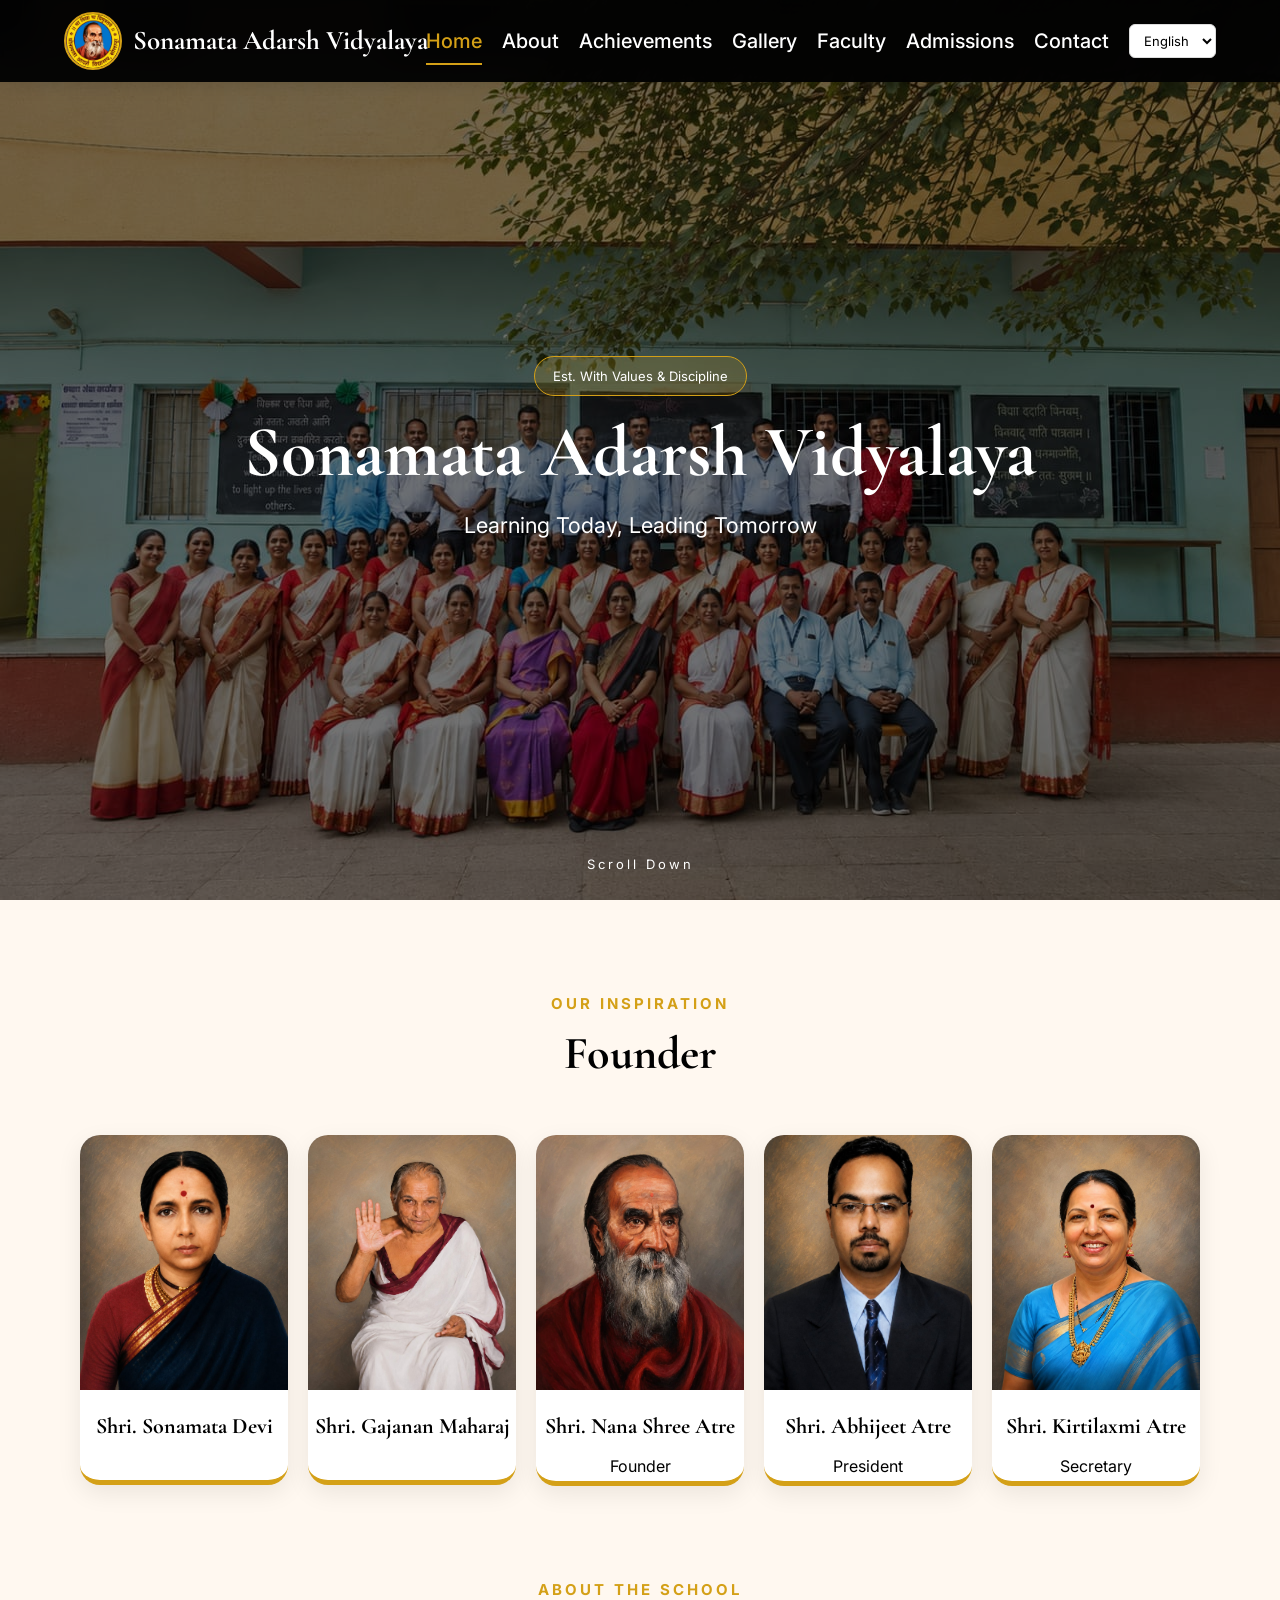
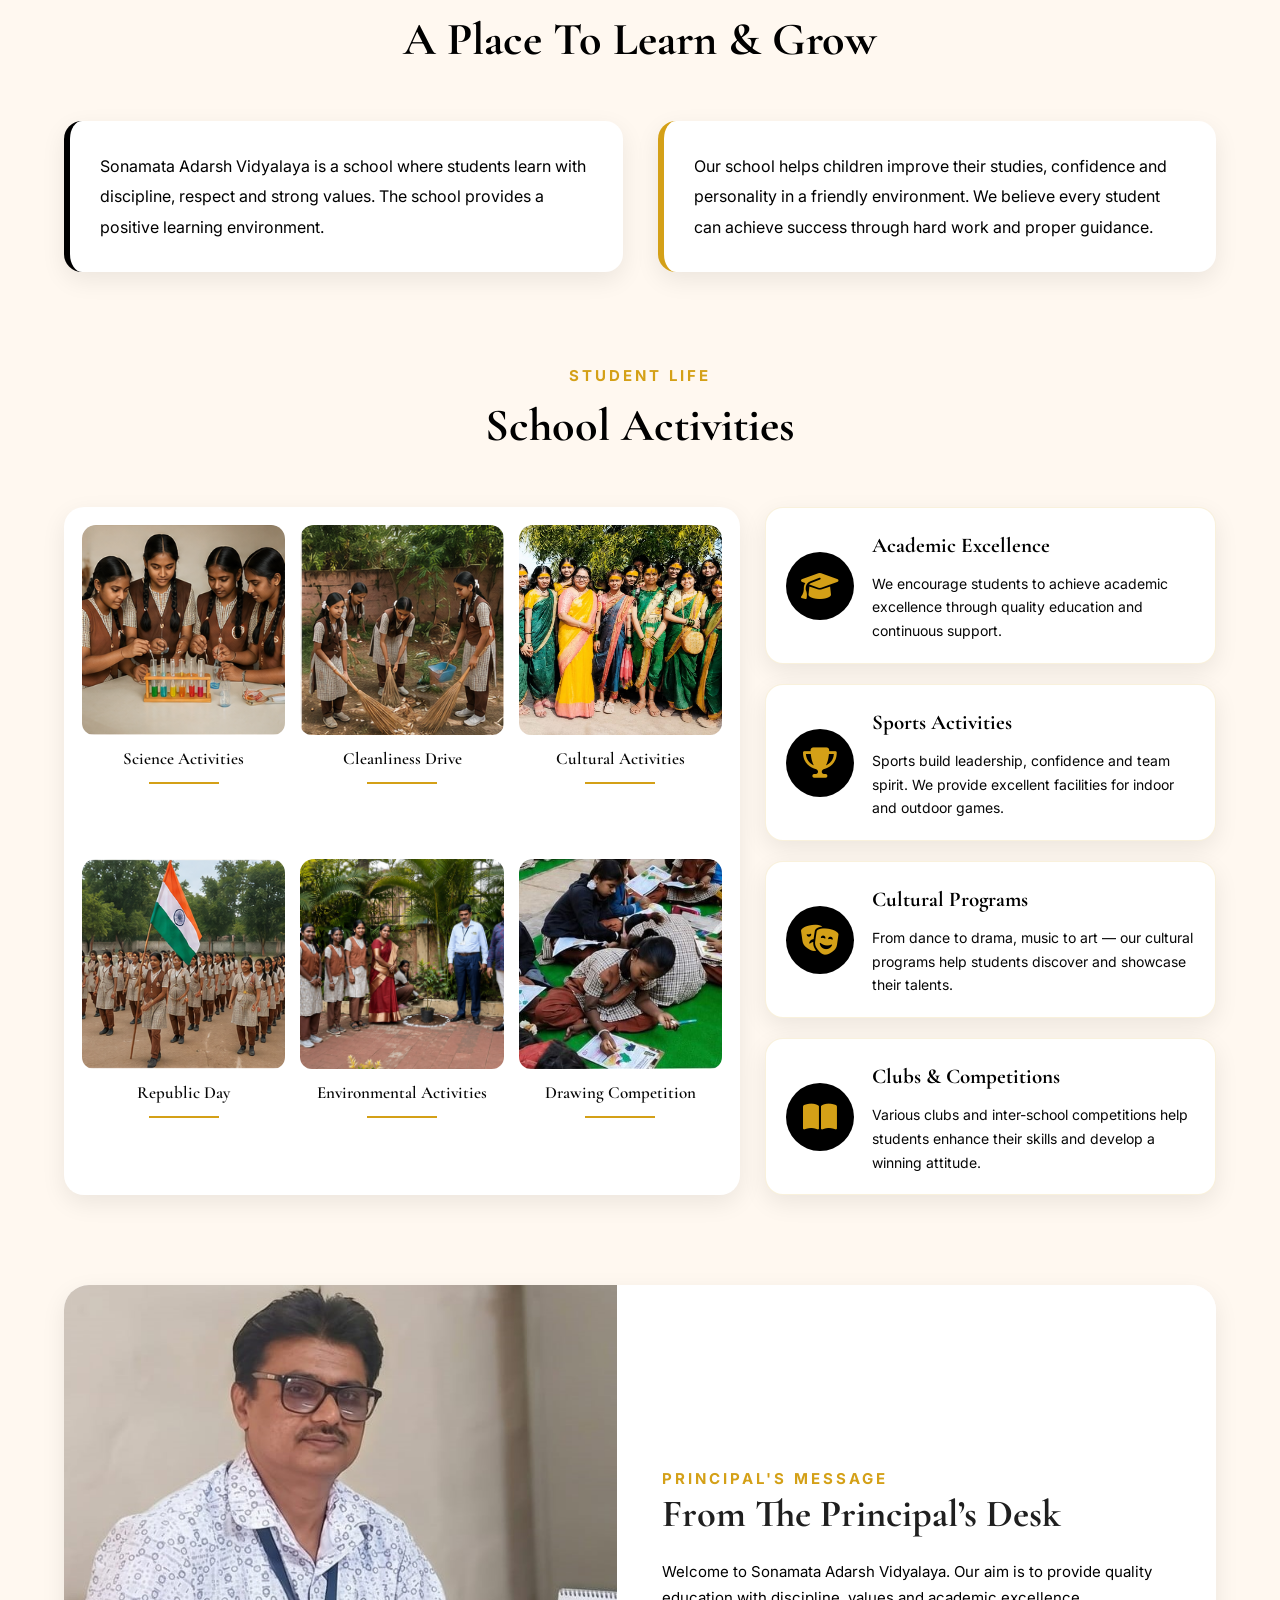
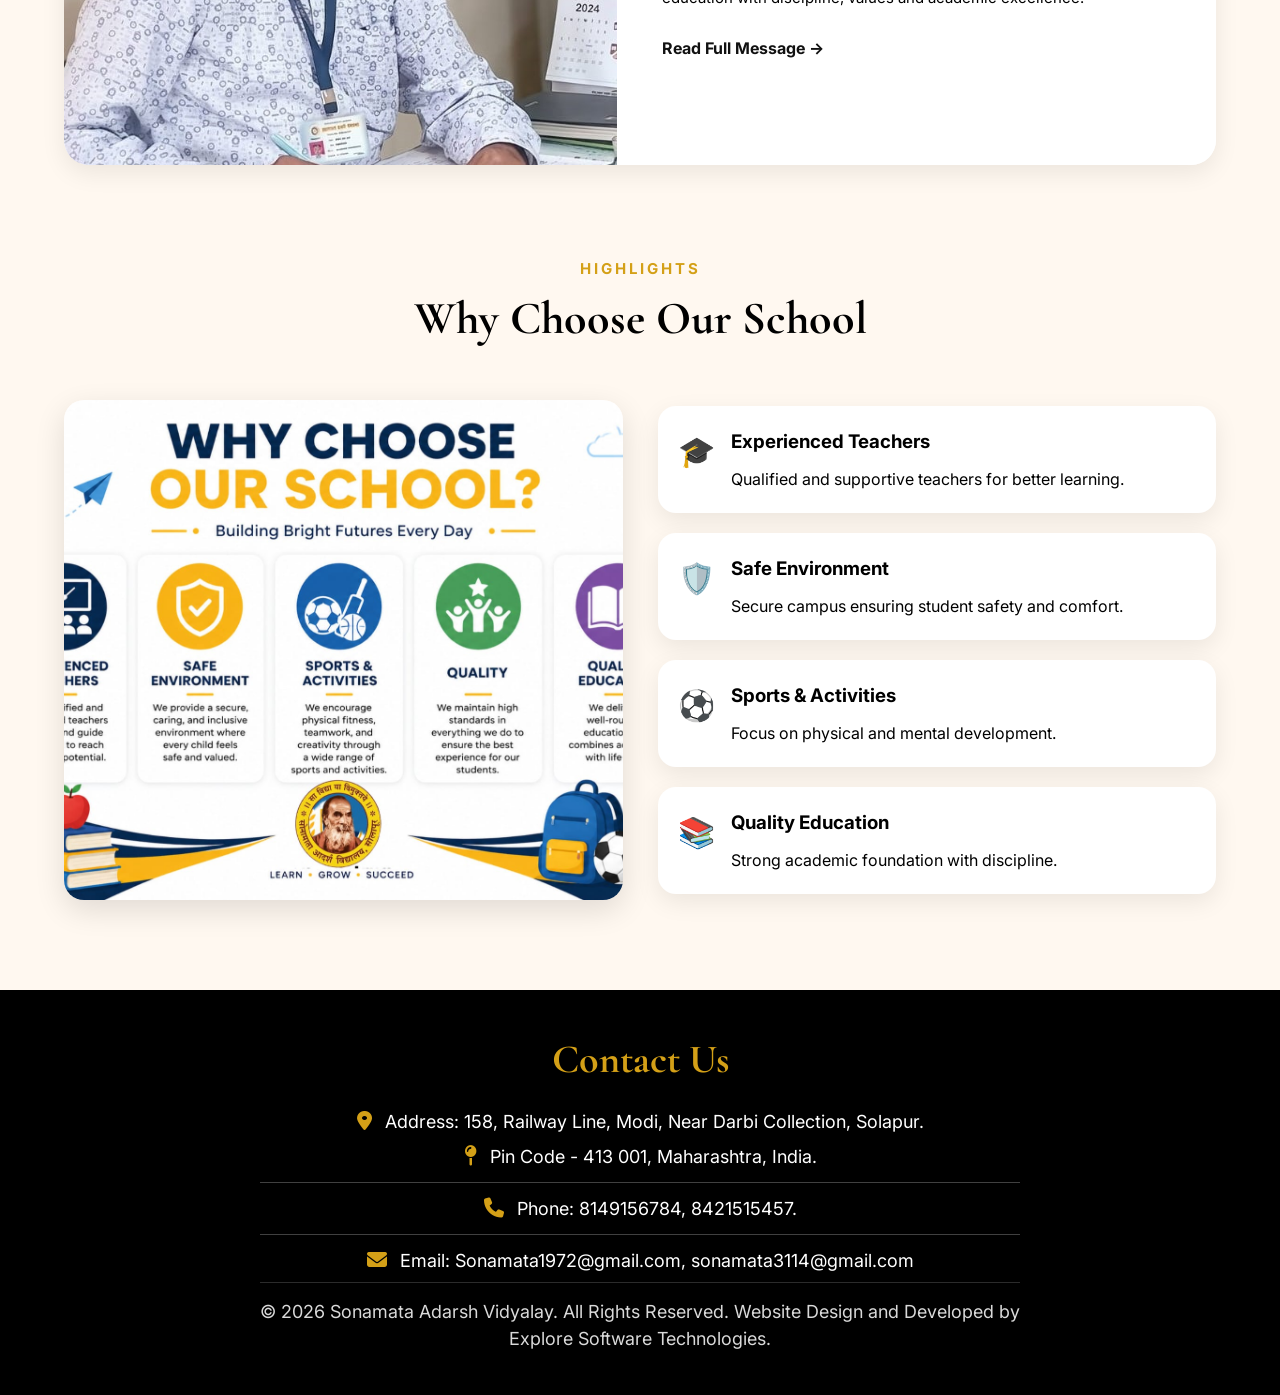
<file: index.html>
<!DOCTYPE html>
<html lang="en">

<head>

  <meta charset="UTF-8" />

  <meta name="viewport" content="width=device-width, initial-scale=1.0" />

  <title data-i18n="home_page_title">
    Sonamata Adarsh Vidyalaya
  </title>

  <!-- GOOGLE FONTS -->
  <link
    href="https://fonts.googleapis.com/css2?family=Cormorant+Garamond:wght@500;700&family=Inter:wght@300;400;500;600&display=swap"
    rel="stylesheet"
  />

  <!-- FONT AWESOME -->
  <link
    rel="stylesheet"
    href="https://cdnjs.cloudflare.com/ajax/libs/font-awesome/6.5.2/css/all.min.css"
  />

  <!-- MAIN CSS -->
  <link rel="stylesheet" href="css/style.css" />

</head>


<body>


<!-- =========================
     NAVBAR
========================= -->

<nav class="navbar">

  <div class="logo">

    <img
      src="imgs/logo.jpeg"
      alt="School Logo"
      class="school-logo"
    >

    <span data-i18n="school_name">
      Sonamata Adarsh Vidyalaya
    </span>

  </div>


  <!-- MOBILE MENU BUTTON -->

  <div
    class="menu-toggle"
    id="menuToggle"
    aria-label="Toggle navigation"
  >
    ☰
  </div>


  <div class="nav-links" id="navLinks">

    <a
      href="index.html"
      class="active"
      data-i18n="nav_home"
    >
      Home
    </a>

    <a
      href="about.html"
      data-i18n="nav_about"
    >
      About
    </a>

    <a href="academics.html" data-i18n="nav_academics">
      Achievements
    </a>

    <a
      href="gallery.html"
      data-i18n="nav_gallery"
    >
      Gallery
    </a>

    <a
      href="faculty.html"
      data-i18n="nav_faculty"
    >
      Faculty
    </a>

    <a
      href="admissions.html"
      data-i18n="nav_admissions"
    >
      Admissions
    </a>

    <a
      href="contact.html"
      data-i18n="nav_contact"
    >
      Contact
    </a>


    <!-- =========================
         LANGUAGE SELECTOR
    ========================== -->

    <div class="language-selector">

      <select
        id="languageSelect"
        aria-label="Select Language"
      >

        <option value="en">
          English
        </option>

        <option value="mr">
          मराठी
        </option>

      </select>

    </div>

  </div>

</nav>


<!-- =========================
     HERO SECTION
========================= -->

<section class="hero">


  <!-- HERO BACKGROUND IMAGES -->

  <div class="hero-bg-slider">

    <div class="hero-bg active">

      <img
        src="imgs/banner.jpeg"
        alt="Banner 1"
      >

    </div>


    <div class="hero-bg">

      <img
        src="imgs/banner2.jpg"
        alt="Banner 2"
      >

    </div>


    <div class="hero-bg">

      <img
        src="imgs/banner4.jpg"
        alt="Banner 4"
      >

    </div>

  </div>


  <div class="hero-overlay"></div>


  <div class="hero-content">


    <!-- =========================
         SLIDE 1
    ========================== -->

    <div class="slide active">

      <span
        class="hero-tag"
        data-i18n="hero_tag_1"
      >
        Est. With Values & Discipline
      </span>


      <h1 data-i18n="hero_title_1">
        Sonamata Adarsh Vidyalaya
      </h1>


      <p data-i18n="hero_text_1">
        Learning Today, Leading Tomorrow
      </p>

    </div>


    <!-- =========================
         SLIDE 2
    ========================== -->

    <div class="slide">

      <span
        class="hero-tag"
        data-i18n="hero_tag_2"
      >
        Strong Academic Foundation
      </span>


      <h1 data-i18n="hero_title_2">
        Quality Education
      </h1>


      <p data-i18n="hero_text_2">
        Building confidence, knowledge and character
      </p>

    </div>


    <!-- =========================
         SLIDE 3
    ========================== -->

    <div class="slide">

      <span
        class="hero-tag"
        data-i18n="hero_tag_3"
      >
        Future Starts Here
      </span>


      <h1 data-i18n="hero_title_3">
        Discipline & Values
      </h1>


      <p data-i18n="hero_text_3">
        Shaping responsible future citizens
      </p>

    </div>

  </div>


  <div
    class="hero-scroll"
    data-i18n="scroll_down"
  >
    Scroll Down
  </div>

</section>



<!-- =========================
     FOUNDER SECTION
========================= -->

<section class="section founder-section reveal">

  <div class="section-heading">

    <span
      class="section-subtitle"
      data-i18n="our_inspiration"
    >
      Our Inspiration
    </span>


    <h2 data-i18n="founder">
      Founder
    </h2>

  </div>


  <div class="founder-wrapper">


    <div class="founder-image-wrap">


      <!-- FOUNDER 1 -->

      <div class="founder-card">

        <img
          src="imgs/sona.jpg"
          alt="Founder Image"
          class="founder-img"
        />

        <h3 data-i18n="founder_sonamata">
          Shri. Sonamata Devi
        </h3>

      </div>


      <!-- FOUNDER 2 -->

      <div class="founder-card">

        <img
          src="imgs/g1.jpg"
          alt="Founder Image"
          class="founder-img"
        />

        <h3 data-i18n="founder_gajanan">
          Shri. Gajanan Maharaj
        </h3>

      </div>


      <!-- FOUNDER 3 -->

     <div class="founder-card">

        <img
          src="imgs/f2.jpeg"
          alt="Founder"
          class="founder-img founder-center"
        />

        <h3 data-i18n="founder_nana_atre">
          Shri. Nana Shree Atre
        </h3>
        <p data-i18n="founder_f1">
           Founder
        </p>
      </div>


      <!-- SECRETARY -->

      <div class="founder-card">

        <img
          src="imgs/abhijeet.jpg"
          alt="Founder Image"
          class="founder-img"
        />

        <h3 data-i18n="founder_abhijeet">
          Shri. Abhijeet Atre
        </h3>

        <p data-i18n="president">
          President
        </p>

      </div>



      <!-- PRESIDENT -->

       <div class="founder-card">

        <img
          src="imgs/sachiva.jpg"
          alt="Founder Image"
          class="founder-img"
        />

        <h3 data-i18n="founder_kirtilaxmi">
          Shri. Kirtilaxmi Atre
        </h3>

        <p data-i18n="secretary">
          Secretary
        </p>

      </div>

    </div>

  </div>

</section>


<!-- =========================
     ABOUT SECTION
========================= -->

<section class="section reveal">

  <div class="section-heading">

    <span
      class="section-subtitle"
      data-i18n="about_school"
    >
      About The School
    </span>


    <h2 data-i18n="learn_grow">
      A Place To Learn & Grow
    </h2>

  </div>


  <div class="about-grid">


    <div class="about-left">

      <p data-i18n="about_text_1">
        Sonamata Adarsh Vidyalaya is a school where students
        learn with discipline, respect and strong values.
        heena shaikh, sneha mhetre, zeba shaikh, jiya shaikh
      </p>

    </div>


    <div class="about-right">

      <p data-i18n="about_text_2">
        Our school helps children improve their studies,
        confidence and personality in a friendly environment.
        We believe every student can achieve success through
        hard work and proper guidance.
      </p>

    </div>

  </div>

</section>


<!-- =========================
     ACTIVITIES SECTION
========================= -->

<section class="section activities-section reveal">


  <div class="section-heading">

    <span
      class="section-subtitle"
      data-i18n="student_life"
    >
      Student Life
    </span>


    <h2 data-i18n="school_activities">
      School Activities
    </h2>

  </div>


  <div class="activities-container">


    <!-- =========================
         ACTIVITIES GALLERY
    ========================== -->

    <div class="activities-gallery">


      <!-- SCIENCE -->

      <div class="activity-image-card">

        <img
          src="imgs/sci activities.png"
          alt="Science Activities"
        >

        <p data-i18n="science_activities">
          Science Activities
        </p>

      </div>


      <!-- CLEANLINESS -->

      <div class="activity-image-card">

        <img
          src="imgs/clean.png"
          alt="Cleanliness Drive"
        >

        <p data-i18n="cleanliness_drive">
          Cleanliness Drive
        </p>

      </div>


      <!-- CULTURAL -->

      <div class="activity-image-card">

        <img
          src="imgs/drama.jpg"
          alt="Cultural Activities"
        >

        <p data-i18n="cultural_activities">
          Cultural Activities
        </p>

      </div>


      <!-- REPUBLIC DAY -->

      <div class="activity-image-card">

        <img
          src="imgs/republic.png"
          alt="Republic Day"
        >

        <p data-i18n="republic_day">
          Republic Day
        </p>

      </div>


      <!-- ENVIRONMENT -->

      <div class="activity-image-card">

        <img
          src="imgs/tree plantation.png"
          alt="Environmental Activities"
        >

        <p data-i18n="environmental_activities">
          Environmental Activities
        </p>

      </div>


      <!-- DRAWING -->

      <div class="activity-image-card">

        <img
          src="imgs/drawing comp.jpg"
          alt="Drawing Competition"
        >

        <p data-i18n="drawing_competition">
          Drawing Competition
        </p>

      </div>

    </div>


    <!-- =========================
         HIGHLIGHTS
    ========================== -->

    <div class="activities-cards">


      <!-- ACADEMIC -->

      <div class="activity-item">

        <div class="activity-icon">
          <i class="fa-solid fa-graduation-cap"></i>
        </div>


        <div class="activity-content">

          <h3 data-i18n="academic_excellence">
            Academic Excellence
          </h3>


          <p data-i18n="academic_excellence_text">
            We encourage students to achieve
            academic excellence through quality
            education and continuous support.
          </p>

        </div>

      </div>


      <!-- SPORTS -->

      <div class="activity-item">

        <div class="activity-icon">
          <i class="fa-solid fa-trophy"></i>
        </div>


        <div class="activity-content">

          <h3 data-i18n="sports_activities">
            Sports Activities
          </h3>


          <p data-i18n="sports_activities_text">
            Sports build leadership, confidence
            and team spirit. We provide excellent
            facilities for indoor and outdoor games.
          </p>

        </div>

      </div>


      <!-- CULTURAL -->

      <div class="activity-item">

        <div class="activity-icon">
          <i class="fa-solid fa-masks-theater"></i>
        </div>


        <div class="activity-content">

          <h3 data-i18n="cultural_programs">
            Cultural Programs
          </h3>


          <p data-i18n="cultural_programs_text">
            From dance to drama, music to art —
            our cultural programs help students
            discover and showcase their talents.
          </p>

        </div>

      </div>


      <!-- CLUBS -->

      <div class="activity-item">

        <div class="activity-icon">
          <i class="fa-solid fa-book-open"></i>
        </div>


        <div class="activity-content">

          <h3 data-i18n="clubs_competitions">
            Clubs & Competitions
          </h3>


          <p data-i18n="clubs_competitions_text">
            Various clubs and inter-school
            competitions help students enhance
            their skills and develop a winning
            attitude.
          </p>

        </div>

      </div>

    </div>

  </div>

</section>


<!-- =========================
     PRINCIPAL PREVIEW
========================= -->

<section class="section reveal">

  <div
    class="principal-preview"
    onclick="openPrincipal()"
  >


    <div class="principal-preview-left">

      <img
        src="imgs/principal(2).jpg"
        class="preview-img"
        alt="Principal"
      />

    </div>


    <div class="principal-preview-right">

      <span
        class="section-subtitle"
        data-i18n="principal_message"
      >
        Principal's Message
      </span>


      <h2 data-i18n="principal_desk">
        From The Principal’s Desk
      </h2>


      <p
        class="preview-text"
        data-i18n="principal_preview"
      >
        Welcome to Sonamata Adarsh Vidyalaya.
        Our aim is to provide quality education
        with discipline, values and......
      </p>


      <span
        class="read-more"
        onclick="openPrincipal(event)"
        data-i18n="read_full_message"
      >
        Read Full Message →
      </span>

    </div>

  </div>

</section>


<!-- =========================
     WHY CHOOSE US
========================= -->

<section class="section why-section reveal">


  <div class="section-heading">

    <span
      class="section-subtitle"
      data-i18n="highlights"
    >
      Highlights
    </span>


    <h2 data-i18n="why_choose">
      Why Choose Our School
    </h2>

  </div>


  <div class="why-wrapper">


    <!-- IMAGE -->

    <div class="why-image">

      <img
        src="imgs/highlights.jpeg"
        alt="School Image"
      />

    </div>


    <!-- CONTENT -->

    <div class="why-content">


      <!-- EXPERIENCED TEACHERS -->

      <div class="why-card reveal">

        <span>🎓</span>

        <div>

          <h3 data-i18n="experienced_teachers">
            Experienced Teachers
          </h3>


          <p data-i18n="experienced_teachers_text">
            Qualified and supportive teachers
            for better learning.
          </p>

        </div>

      </div>


      <!-- SAFE ENVIRONMENT -->

      <div class="why-card reveal">

        <span>🛡️</span>

        <div>

          <h3 data-i18n="safe_environment">
            Safe Environment
          </h3>


          <p data-i18n="safe_environment_text">
            Secure campus ensuring student
            safety and comfort.
          </p>

        </div>

      </div>


      <!-- SPORTS -->

      <div class="why-card reveal">

        <span>⚽</span>

        <div>

          <h3 data-i18n="sports_activities_2">
            Sports & Activities
          </h3>


          <p data-i18n="sports_activities_2_text">
            Focus on physical and mental
            development.
          </p>

        </div>

      </div>


      <!-- QUALITY EDUCATION -->

      <div class="why-card reveal">

        <span>📚</span>

        <div>

          <h3 data-i18n="quality_education">
            Quality Education
          </h3>


          <p data-i18n="quality_education_text">
            Strong academic foundation
            with discipline.
          </p>

        </div>

      </div>

    </div>

  </div>

</section>




<!-- =========================
     FOOTER
========================= -->

<footer class="site-footer">

  <div class="footer-content">

    <div class="footer-left">

      <h3 data-i18n="footer_contact">
        Contact Us
      </h3>


      <p>

        <i class="fa-solid fa-location-dot"></i>

        <span data-i18n="footer_address">
          Address: 158 Railway Line, Modi, Near Darbi Collection, Solapur.
        </span>

      </p>


      <p>

        <i class="fa-solid fa-map-pin"></i>

        <span data-i18n="footer_pincode">
          Pin Code - 413 001, Maharashtra, India.
        </span>

      </p>


      <hr class="footer-line">


      <p>

        <i class="fa-solid fa-phone"></i>

        <span data-i18n="footer_phone">
          Phone: 8149156784, 8421515457.
        </span>

      </p>


      <hr class="footer-line">


      <p>

        <i class="fa-solid fa-envelope"></i>

        <span data-i18n="footer_email">
          Email: Sonamata1972@gmail.com,
          sonamata3114@gmail.com
        </span>

      </p>

      <p class="copyright">
        © 2026 Sonamata Adarsh Vidyalay. All Rights Reserved.
        Website Design and Developed by <br>
        Explore Software Technologies.
      </p>

    </div>

  </div>

</footer>


<!-- =========================
     PRINCIPAL MODAL
========================= -->

<div
  class="modal"
  id="principalModal"
>


  <div class="modal-content">


    <span
      class="close"
      onclick="closePrincipal()"
    >
      &times;
    </span>


    <!-- PRINCIPAL HEADER -->

    <div class="principal-header">

      <img
        src="imgs/principal(2).jpg"
        class="modal-img"
        alt="Principal"
      />


      <h3 data-i18n="principal_name">
        Mr. Patel Jilani Hasan
      </h3>


      <span data-i18n="principal_school">
        Principal, Sonamata Adarsh Vidyalaya
      </span>

    </div>


    <hr />


    <p>

      <span data-i18n="dear_students_parents">
        Dear Students and Parents,
      </span>


      <br><br>


      <span data-i18n="principal_message_1">
        Welcome to Sonamata Adarsh Vidyalaya.
        Our aim is to provide quality education
        with discipline, values and academic excellence.
      </span>


      <br><br>


      <span data-i18n="principal_message_2">
        We believe every child has unique potential
        and we are committed to guiding them toward
        success in life.
      </span>


      <br><br>


      <span data-i18n="principal_message_3">
        Education here focuses on knowledge,
        character building and overall development.
      </span>

    </p>

  </div>

</div>


<!-- =========================
     JAVASCRIPT
========================= -->

<script src="js/script.js"></script>

<!-- Translation JavaScript will be handled here later -->
<script src="js/language.js"></script>


</body>
</html>
</file>
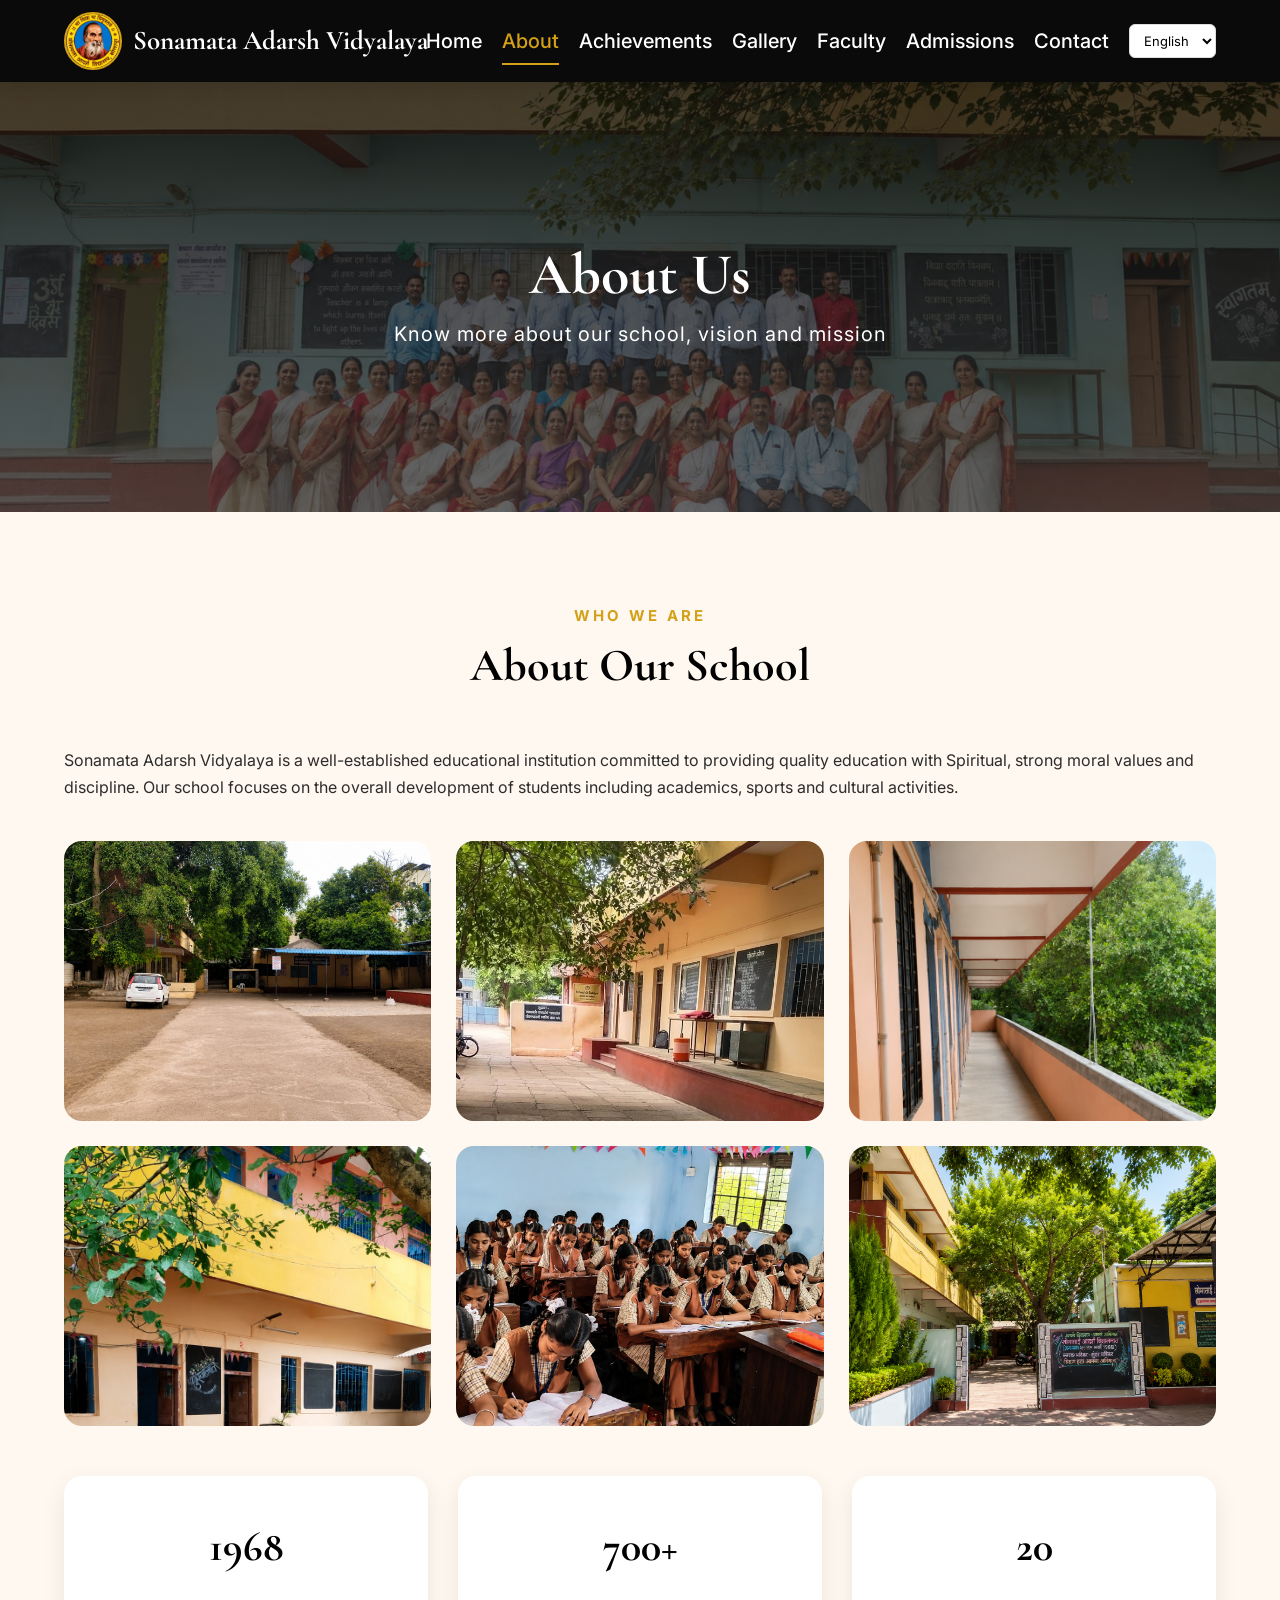
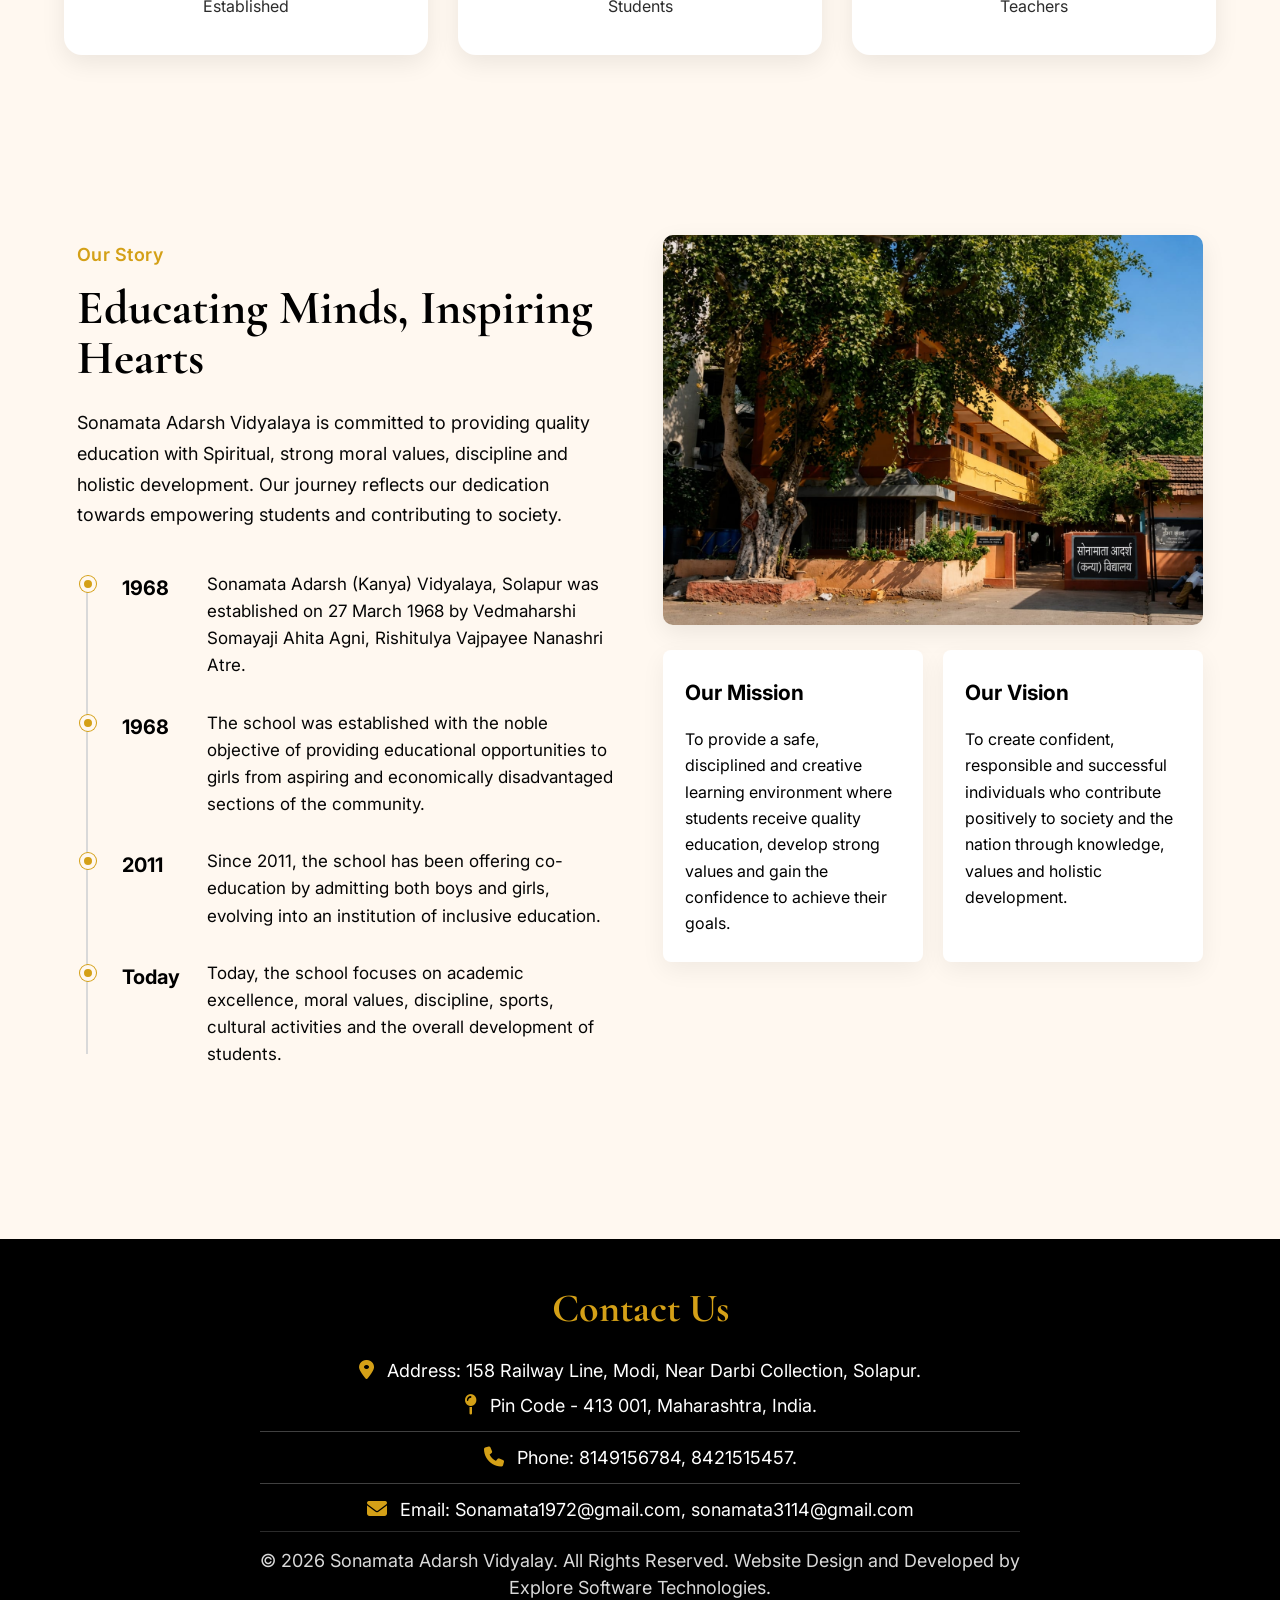
<file: about.html>
<!DOCTYPE html>
<html lang="en">

<head>

  <meta charset="UTF-8" />
  <meta name="viewport" content="width=device-width, initial-scale=1.0" />

  <title>
    About Us - Sonamata Adarsh Vidyalaya
  </title>

  <!-- GOOGLE FONTS -->
  <link
    href="https://fonts.googleapis.com/css2?family=Cormorant+Garamond:wght@500;700&family=Inter:wght@300;400;500;600&display=swap"
    rel="stylesheet"
  />

  <link rel="stylesheet"
    href="https://cdnjs.cloudflare.com/ajax/libs/font-awesome/6.5.2/css/all.min.css">

  <!-- CSS -->
  <link rel="stylesheet" href="css/style.css" />

</head>

<body class="inner-page">


<!-- =========================
     NAVBAR
========================= -->

<nav class="navbar">

    <div class="logo">

        <img
          src="imgs/logo.jpeg"
          alt="School Logo"
          class="school-logo"
        >

        <span data-i18n="school_name">
          Sonamata Adarsh Vidyalaya
        </span>

    </div>


    <!-- Mobile Menu -->

    <div class="menu-toggle" id="menuToggle">
        ☰
    </div>


    <div class="nav-links" id="navLinks">

        <a
          href="index.html"
          data-i18n="home"
        >
          Home
        </a>

        <a
          href="about.html"
          class="active"
          data-i18n="about"
        >
          About
        </a>

        <a
          href="academics.html"
          data-i18n="academics"
        >
         Achievements
        </a>

        <a
          href="gallery.html"
          data-i18n="gallery"
        >
          Gallery
        </a>

        <a
          href="faculty.html"
          data-i18n="faculty"
        >
          Faculty
        </a>

        <a
          href="admissions.html"
          data-i18n="admissions"
        >
          Admissions
        </a>

        <a
          href="contact.html"
          data-i18n="contact"
        >
          Contact
        </a>


        <!-- LANGUAGE SELECTOR -->

        <div class="language-selector">

          <select
            id="languageSelect"
            aria-label="Select Language"
          >

            <option value="en">
              English
            </option>

            <option value="mr">
              मराठी
            </option>

          </select>

        </div>

    </div>

</nav>


<!-- =========================
     PAGE BANNER
========================= -->

<section class="page-banner">

  <div class="overlay"></div>

  <div class="page-banner-content">

    <h1 data-i18n="about_page_title">
      About Us
    </h1>

    <p data-i18n="about_page_subtitle">
      Know more about our school,
      vision and mission
    </p>

  </div>

</section>


<!-- =========================
     INTRO
========================= -->

<section class="section reveal">

  <div class="section-heading">

    <span
      class="section-subtitle"
      data-i18n="who_we_are"
    >
      Who We Are
    </span>

    <h2 data-i18n="about_our_school">
      About Our School
    </h2>

  </div>


  <p data-i18n="about_intro">

    <b>
      Sonamata Adarsh Vidyalaya is a
      well-established educational institution
      committed to providing quality education
      with Spiritual, strong moral values and discipline.

      Our school focuses on the overall
      development of students including
      academics, sports and cultural activities.
    </b>

  </p>


  <!-- ABOUT IMAGES -->

  <div class="about-images">

    <div class="about-image">
      <img
        src="imgs/campus school1.jpg"
        alt="Our School"
      >
    </div>

    <div class="about-image">
      <img
        src="imgs/school2.jpg"
        alt="School Activities"
      >
    </div>

    <div class="about-image">
      <img
        src="imgs/campus3.png"
        alt="Our Students"
      >
    </div>

    <div class="about-image">
      <img
        src="imgs/campus 5.png"
        alt="Our Students"
      >
    </div>

    <div class="about-image">
      <img
        src="imgs/class room.png"
        alt="Our Students"
      >
    </div>

    <div class="about-image">
      <img
        src="imgs/campus6.png"
        alt="Our Students"
      >
    </div>

  </div>


  <!-- STATS -->

  <div class="about-stats">

    <div>

      <h3>
        1968
      </h3>

      <p data-i18n="established">
        Established
      </p>

    </div>


    <div>

      <h3>
        700+
      </h3>

      <p data-i18n="students">
        Students
      </p>

    </div>


    <div>

      <h3>
        20
      </h3>

      <p data-i18n="teachers">
        Teachers
      </p>

    </div>

  </div>

</section>


<!-- =========================
     OUR STORY / HISTORY
========================= -->

<section class="story-section reveal">

<div class="story-container">


    <!-- LEFT SIDE -->

    <div class="story-left">

        <span
          class="story-subtitle"
          data-i18n="our_story"
        >
            Our Story
        </span>


        <h2 data-i18n="educating_minds" data-i18n-html>
            Educating Minds,<br>
            Inspiring Hearts
        </h2>


        <p
          class="story-intro"
          data-i18n="story_intro"
        >
            Sonamata Adarsh Vidyalaya is committed to providing quality
            education with Spiritual, strong moral values, discipline and holistic
            development. Our journey reflects our dedication towards
            empowering students and contributing to society.
        </p>


        <!-- TIMELINE -->

        <div class="story-timeline">


            <!-- 1968 -->

            <div class="story-item">

                <div class="story-dot"></div>

                <div class="story-year">
                    1968
                </div>

                <div class="story-text">

                    <p data-i18n="history_1968_1">
                        Sonamata Adarsh (Kanya) Vidyalaya, Solapur was
                        established on <b>27 March 1968</b> by
                        <b>Vedmaharshi Somayaji Ahita Agni,
                        Rishitulya Vajpayee Nanashri Atre</b>.
                    </p>

                </div>

            </div>


            <!-- 1968 -->

            <div class="story-item">

                <div class="story-dot"></div>

                <div class="story-year">
                    1968
                </div>

                <div class="story-text">

                    <p data-i18n="history_1968_2">
                        The school was established with the noble objective
                        of providing educational opportunities to girls from
                        aspiring and economically disadvantaged sections
                        of the community.
                    </p>

                </div>

            </div>


            <!-- 2011 -->

            <div class="story-item">

                <div class="story-dot"></div>

                <div class="story-year">
                    2011
                </div>

                <div class="story-text">

                    <p data-i18n="history_2011">
                        Since <b>2011</b>, the school has been offering
                        co-education by admitting both boys and girls,
                        evolving into an institution of inclusive education.
                    </p>

                </div>

            </div>


            <!-- PRESENT -->

            <div class="story-item">

                <div class="story-dot"></div>

                <div class="story-year" data-i18n="today">
                    Today
                </div>

                <div class="story-text">

                    <p data-i18n="history_today">
                        Today, the school focuses on academic excellence,
                        moral values, discipline, sports, cultural activities
                        and the overall development of students.
                    </p>

                </div>

            </div>

        </div>

    </div>


    <!-- RIGHT SIDE -->

    <div class="story-right">


        <!-- MAIN IMAGE -->

        <div class="story-main-image">

            <img
                src="imgs/banner2.jpg"
                alt="Sonamata Adarsh Vidyalay Campus"
            >

        </div>


        <!-- MISSION & VISION -->

        <div class="story-cards">


            <!-- MISSION -->

            <div class="story-card">

                <h3 data-i18n="our_mission">

                    <span></span>
                    Our Mission

                </h3>

                <p data-i18n="mission_text">

                    To provide a safe, disciplined and creative learning
                    environment where students receive quality education,
                    develop strong values and gain the confidence to
                    achieve their goals.

                </p>

            </div>


            <!-- VISION -->

            <div class="story-card">

                <h3 data-i18n="our_vision">

                    <span></span>
                    Our Vision

                </h3>

                <p data-i18n="vision_text">

                    To create confident, responsible and successful
                    individuals who contribute positively to society
                    and the nation through knowledge, values and
                    holistic development.

                </p>

            </div>

        </div>

    </div>

</div>

</section>


<!-- =========================
     FOOTER
========================= -->
<footer class="site-footer">

    <div class="footer-content">

        <div class="footer-left">

            <h3 data-i18n="contact_us">
              Contact Us
            </h3>


            <p>

              <i class="fa-solid fa-location-dot"></i>

              <span data-i18n="address">
                Address:  158 Railway Line, Modi, Near Darbi Collection, Solapur.
              </span>

            </p>


            <p>

              <i class="fa-solid fa-map-pin"></i>

              <span data-i18n="pin_code">
                Pin Code - 413 001, Maharashtra, India.
              </span>

            </p>


            <hr class="footer-line">


            <p>

              <i class="fa-solid fa-phone"></i>

              <span data-i18n="phone">
                Phone: 8149156784, 8421515457.
              </span>

            </p>


            <hr class="footer-line">


            <p>

              <i class="fa-solid fa-envelope"></i>

              <span data-i18n="email">
                Email: Sonamata1972@gmail.com,
                sonamata3114@gmail.com
              </span>

            </p>

            <p class="copyright">
        © 2026 Sonamata Adarsh Vidyalay. All Rights Reserved.
        Website Design and Developed by <br>
        Explore Software Technologies.
      </p>

        </div>

    </div>

</footer>


<!-- JS -->

<script src="js/script.js"></script>
<script src="js/language.js"></script>

</body>
</html>
</file>
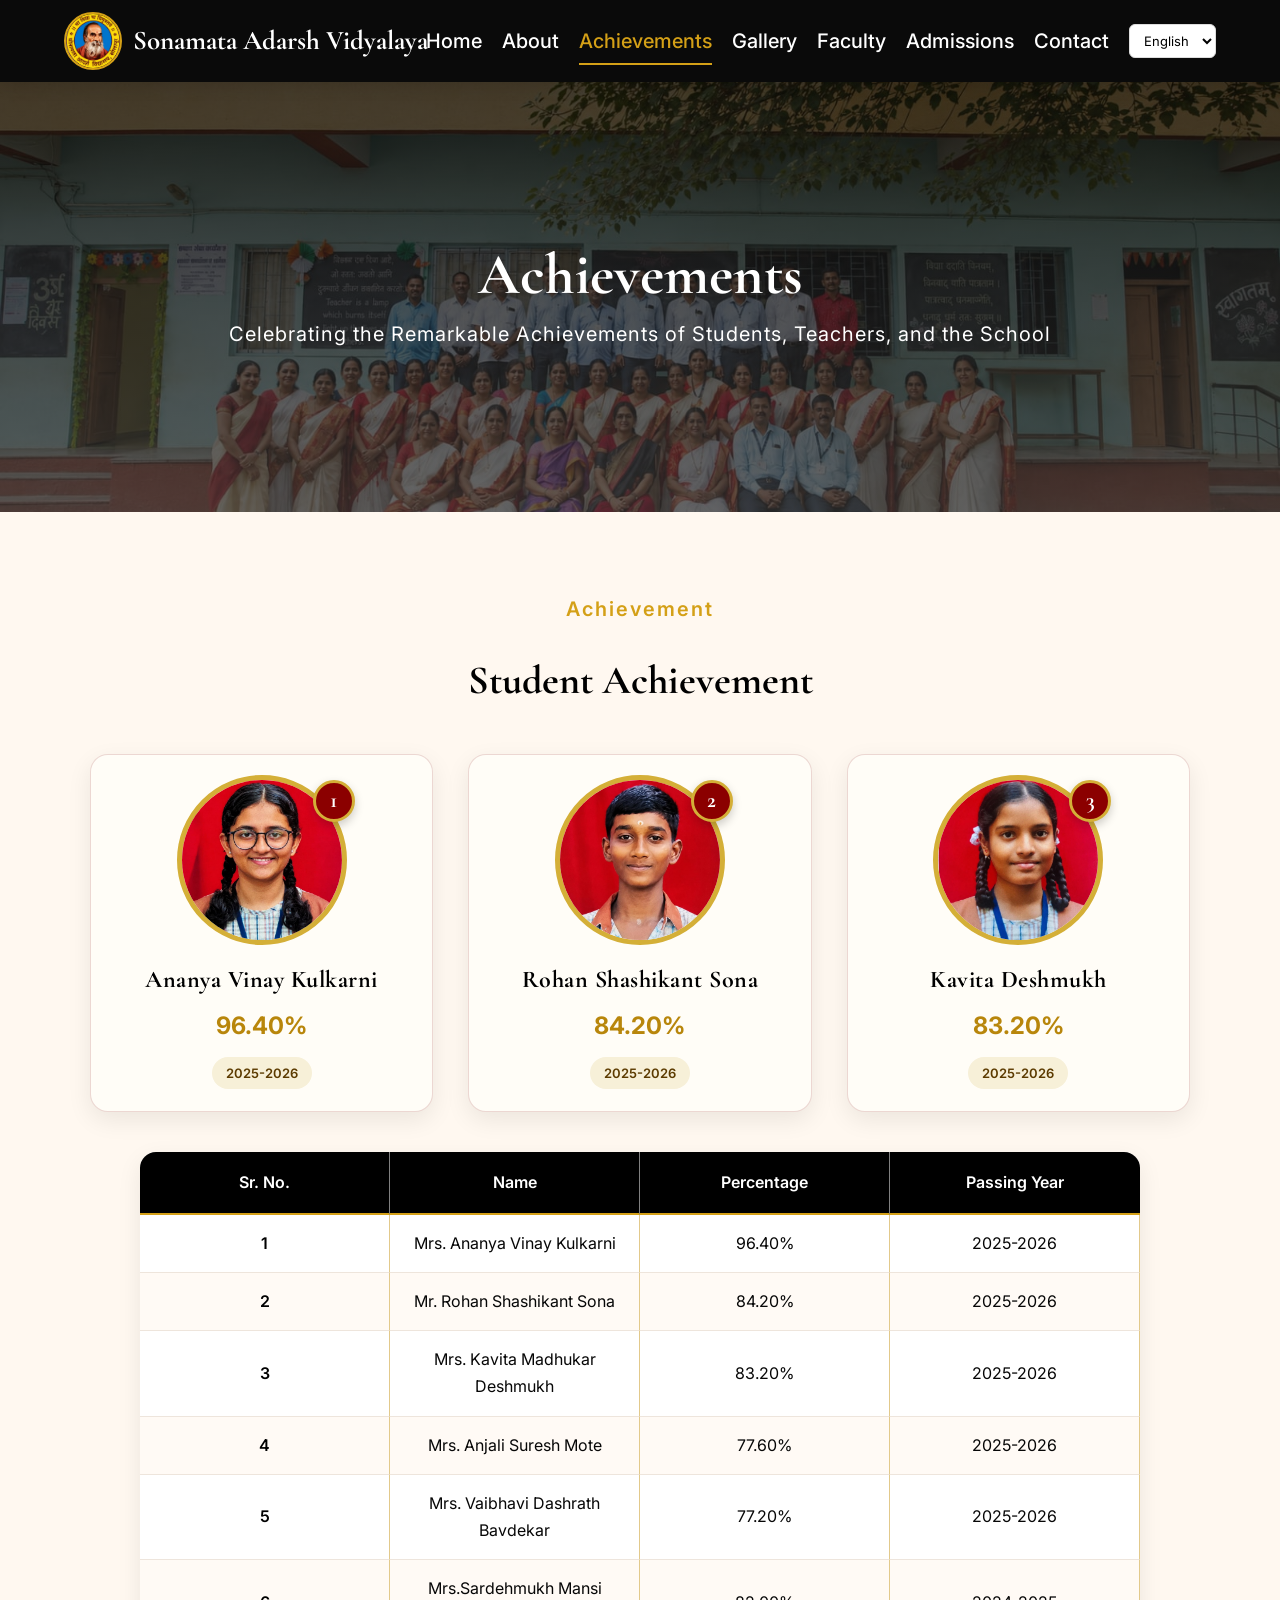
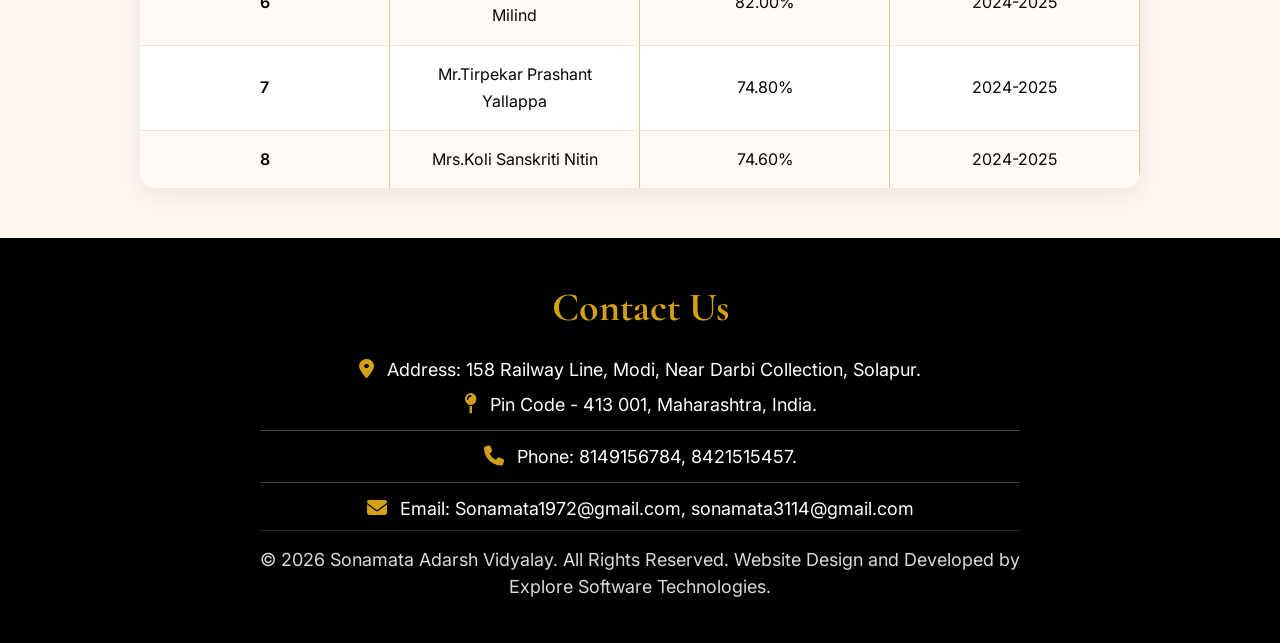
<file: academics.html>
<!DOCTYPE html>
<html lang="en">

<head>

  <meta charset="UTF-8" />
  <meta name="viewport" content="width=device-width, initial-scale=1.0" />

  <title data-i18n="academics_page_title">
    Academics - Sonamata Adarsh Vidyalaya
  </title>

  <!-- GOOGLE FONTS -->
  <link
    href="https://fonts.googleapis.com/css2?family=Cormorant+Garamond:wght@500;700&family=Inter:wght@300;400;500;600&display=swap"
    rel="stylesheet"
  />

  <link
    rel="stylesheet"
    href="https://cdnjs.cloudflare.com/ajax/libs/font-awesome/6.5.2/css/all.min.css"
  />

  <!-- CSS -->
  <link rel="stylesheet" href="css/style.css" />

</head>

<body class="inner-page">


<!-- =========================
     NAVBAR
========================= -->

<nav class="navbar">

    <div class="logo">

        <img
          src="imgs/logo.jpeg"
          alt="School Logo"
          class="school-logo"
        >

        <span data-i18n="school_name">
          Sonamata Adarsh Vidyalaya
        </span>

    </div>


    <!-- MOBILE MENU -->

    <div class="menu-toggle" id="menuToggle">
        ☰
    </div>


    <div class="nav-links" id="navLinks">

        <a
          href="index.html"
          data-i18n="home"
        >
          Home
        </a>

        <a
          href="about.html"
          data-i18n="about"
        >
          About
        </a>

        <a
          href="academics.html"
          class="active"
          data-i18n="academics"
        >
          Achievements
        </a>

        <a
          href="gallery.html"
          data-i18n="gallery"
        >
          Gallery
        </a>

        <a
          href="faculty.html"
          data-i18n="faculty"
        >
          Faculty
        </a>

        <a
          href="admissions.html"
          data-i18n="admissions"
        >
          Admissions
        </a>

        <a
          href="contact.html"
          data-i18n="contact"
        >
          Contact
        </a>


        <!-- LANGUAGE SELECTOR -->

        <div class="language-selector">

          <select
            id="languageSelect"
            aria-label="Select Language"
          >

            <option value="en">
              English
            </option>

            <option value="mr">
              मराठी
            </option>

          </select>

        </div>

    </div>

</nav>


<!-- =========================
     PAGE BANNER
========================= -->

<section class="page-banner">

  <div class="overlay"></div>

  <div class="page-banner-content">

    <h1 data-i18n="academics_page_heading">
      Achievements
    </h1>

    <p data-i18n="academics_page_subtitle">
      Celebrating the Remarkable Achievements of Students, Teachers, and the School
    </p>

  </div>

</section>




<!-- =========================
     STUDENT ACHIEVEMENT
========================= -->

<div class="student-heading-wrap">

    <p
      class="achievement-text"
      data-i18n="achievement"
    >
      Achievement
    </p>


    <h2
      class="student-result-heading"
      data-i18n="student_achievement"
    >
      Student Achievement
    </h2>


     <!-- =========================
     TOP ACHIEVERS
========================= -->

<section class="top-achievers">

    <div class="achiever-card">

        <div class="achiever-image">
            <img src="imgs/studentrank1.jpg" alt="Top Achiever">
            <span class="rank-badge">1</span>
        </div>

        <h3>Ananya Vinay Kulkarni</h3>
        <p>96.40%</p>
        <span class="achievement-year">2025-2026</span>

    </div>


    <div class="achiever-card">

        <div class="achiever-image">
            <img src="imgs/studentrank2.jpg" alt="Top Achiever">
            <span class="rank-badge">2</span>
        </div>

        <h3>Rohan Shashikant Sona</h3>
        <p>84.20%</p>
        <span class="achievement-year">2025-2026</span>

    </div>


    <div class="achiever-card">

        <div class="achiever-image">
            <img src="imgs/studentrank3.jpg" alt="Top Achiever">
            <span class="rank-badge">3</span>
        </div>

        <h3>Kavita Deshmukh</h3>
        <p>83.20%</p>
        <span class="achievement-year">2025-2026</span>

    </div>

</section>

    <!-- =========================
         STUDENT TABLE
    ========================= -->

    <table class="student-table">

    <thead>

        <tr>

            <th data-i18n="sr_no">
              Sr. No.
            </th>

            <th data-i18n="name">
              Name
            </th>

            <th data-i18n="percentage">
              Percentage
            </th>

            <th data-i18n="passing_year">
              Passing Year
            </th>

        </tr>

    </thead>


    <tbody>

        <!-- STUDENT 1 -->

        <tr>

            <td>1</td>

            <td data-i18n="student_1">
              Mrs. Ananya Vinay Kulkarni
            </td>

            <td>96.40%</td>

            <td>2025-2026</td>

        </tr>


        <!-- STUDENT 2 -->

        <tr>

            <td>2</td>

            <td data-i18n="student_2">
              Mr. Rohan Shashikant Sona
            </td>

            <td>84.20%</td>

            <td>2025-2026</td>

        </tr>


        <!-- STUDENT 3 -->

        <tr>

            <td>3</td>

            <td data-i18n="student_3">
              Mrs. Kavita Madhukar Deshmukh
            </td>

            <td>83.20%</td>

            <td>2025-2026</td>

        </tr>


        <!-- STUDENT 4 -->

        <tr>

            <td>4</td>

            <td data-i18n="student_4">
              Mrs. Anjali Suresh Mote
            </td>

            <td>77.60%</td>

            <td>2025-2026</td>

        </tr>


        <!-- STUDENT 5 -->

        <tr>

            <td>5</td>

            <td data-i18n="student_5">
              Mrs. Vaibhavi Dashrath Bavdekar
            </td>

            <td>77.20%</td>

            <td>2025-2026</td>

        </tr>


        <!-- EMPTY ROW 6 -->

        <tr>

            <td>6</td>
            <td data-i18n="student_6">
               Mrs.Sardehmukh Mansi Milind
            </td>
            <td>82.00%</td>
            <td>2024-2025</td>

        </tr>


        <!-- EMPTY ROW 7 -->

        <tr>

            <td>7</td>
            <td data-i18n="student_7">
              Mr.Tirpekar Prashant Yallappa
            </td>
            <td>74.80%</td>
            <td>2024-2025</td>

        </tr>


        <!-- EMPTY ROW 8 -->

        <tr>

            <td>8</td>
            <td data-i18n="student_8">
              Mrs.Koli Sanskriti Nitin
            </td>
            <td>74.60%</td>
            <td>2024-2025</td>

        </tr>


        

    </tbody>

</table>

</div>


<!-- =========================
     FOOTER
========================= -->

<footer class="site-footer">

    <div class="footer-content">

        <div class="footer-left">

            <h3 data-i18n="contact_us">
              Contact Us
            </h3>


            <p>

              <i class="fa-solid fa-location-dot"></i>

              <span data-i18n="address">
                Address:  158 Railway Line, Modi, Near Darbi Collection, Solapur.
              </span>

            </p>


            <p>

              <i class="fa-solid fa-map-pin"></i>

              <span data-i18n="pin_code">
                Pin Code - 413 001, Maharashtra, India.
              </span>

            </p>


            <hr class="footer-line">


            <p>

              <i class="fa-solid fa-phone"></i>

              <span data-i18n="phone">
                Phone:8149156784, 8421515457.

              </span>

            </p>


            <hr class="footer-line">


            <p>

              <i class="fa-solid fa-envelope"></i>

              <span data-i18n="email">
                Email: Sonamata1972@gmail.com,
                sonamata3114@gmail.com
              </span>

            </p>

            <p class="copyright">
        © 2026 Sonamata Adarsh Vidyalay. All Rights Reserved.
        Website Design and Developed by <br>
        Explore Software Technologies.
      </p>

        </div>

    </div>

</footer>


<!-- =========================
     JAVASCRIPT
========================= -->

<script src="js/script.js"></script>

<script src="js/language.js"></script>


</body>

</html>
</file>
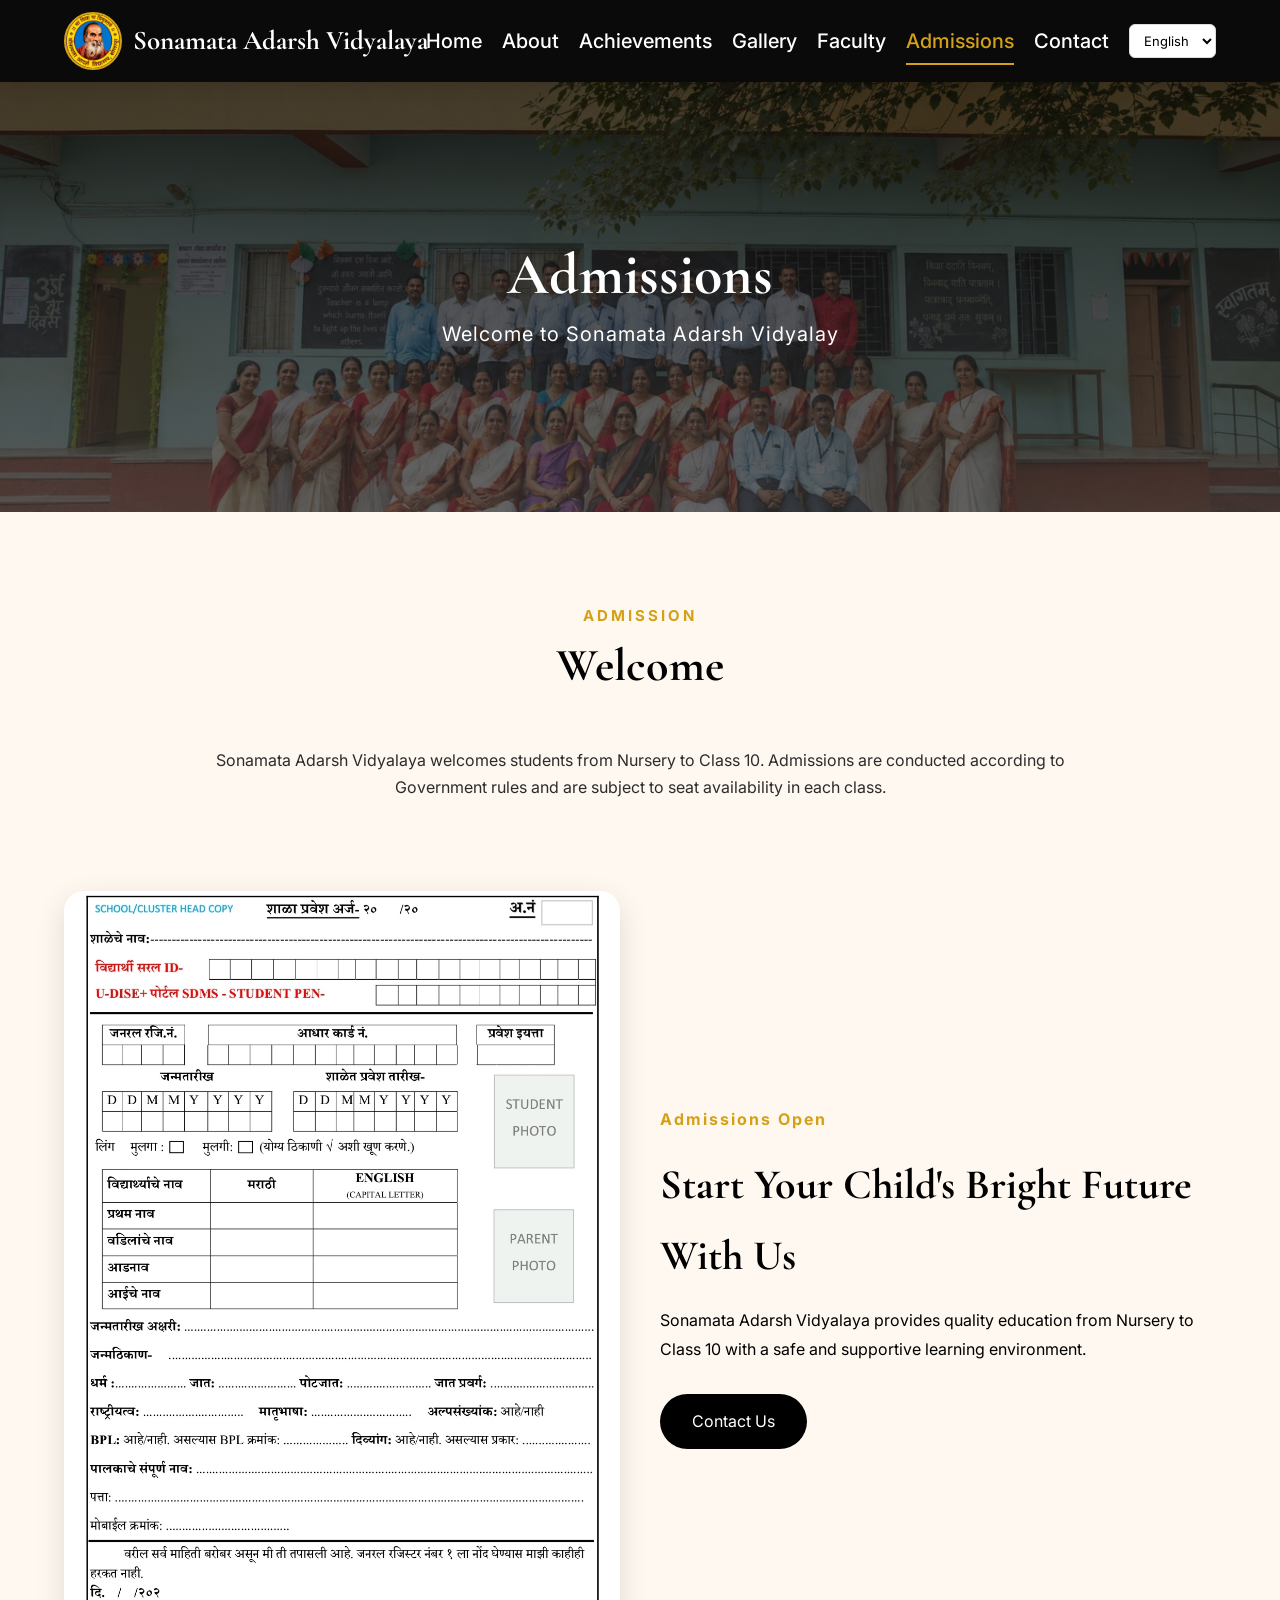
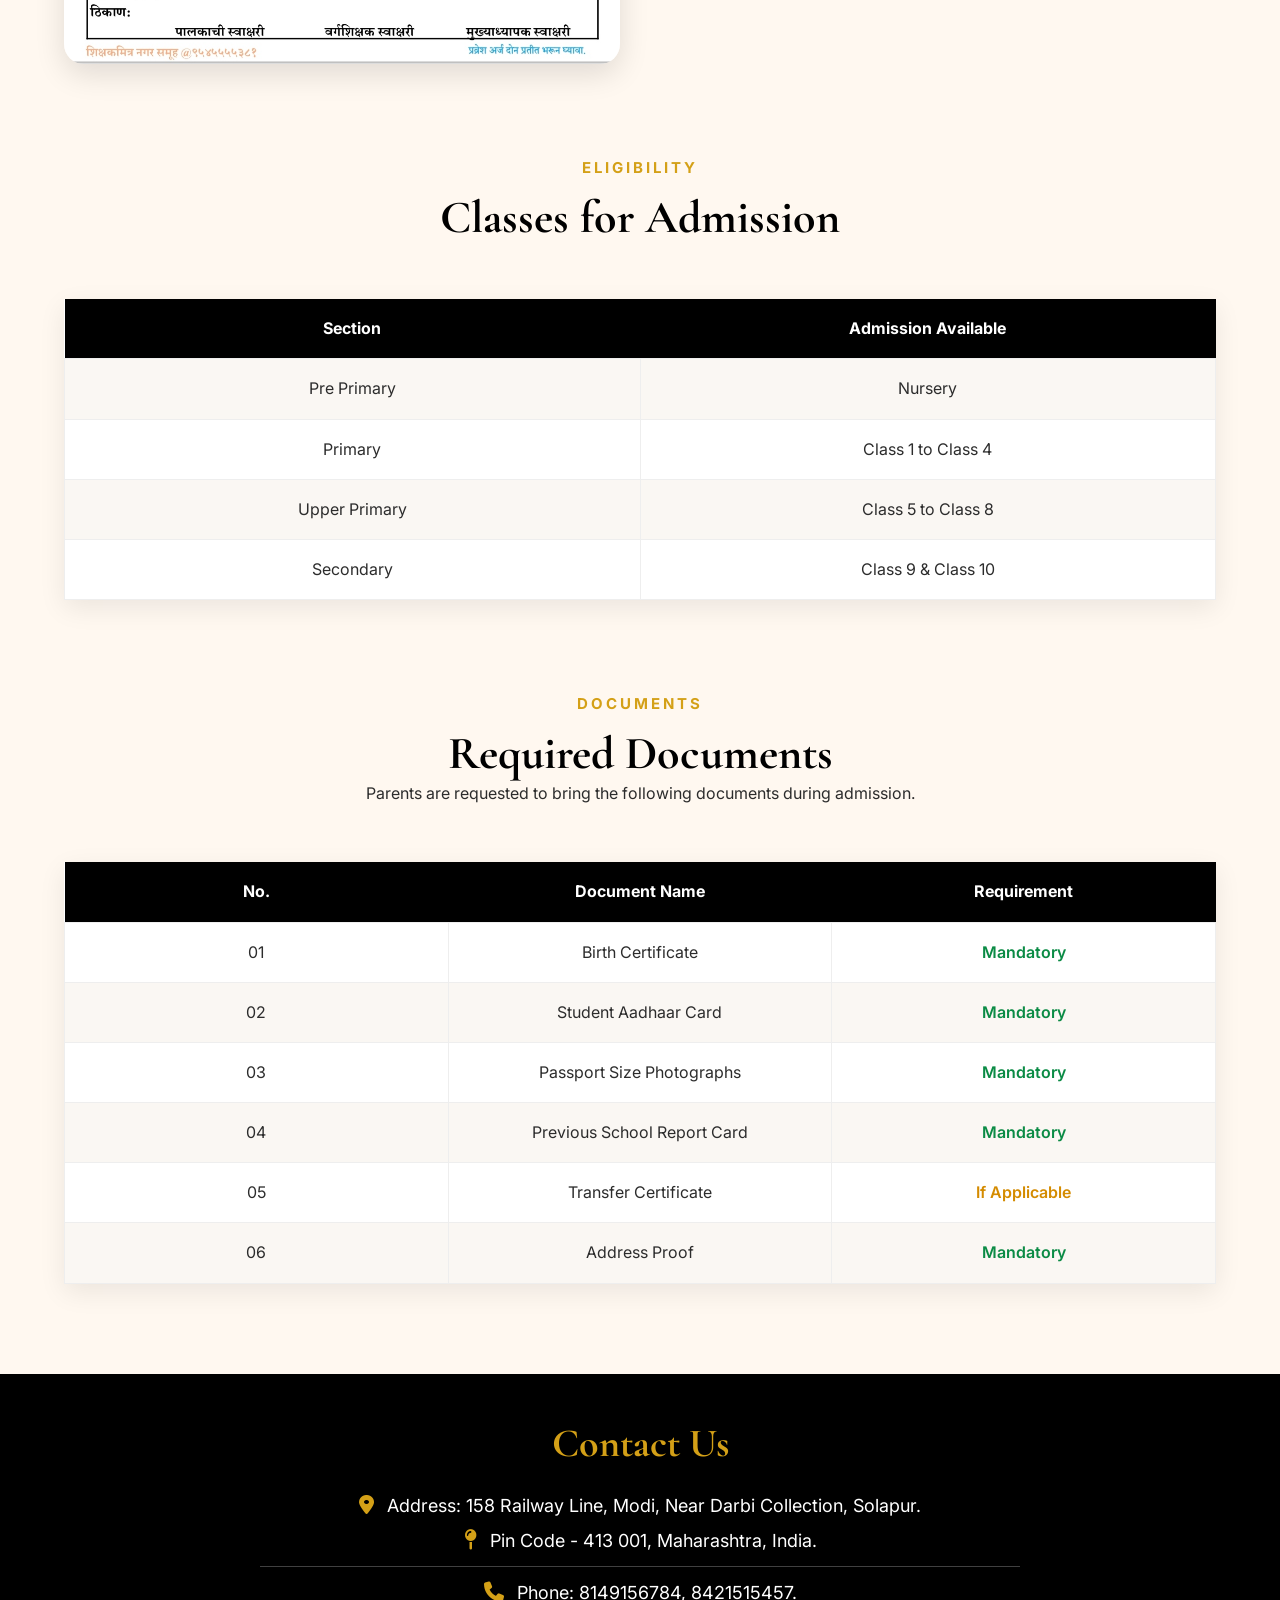
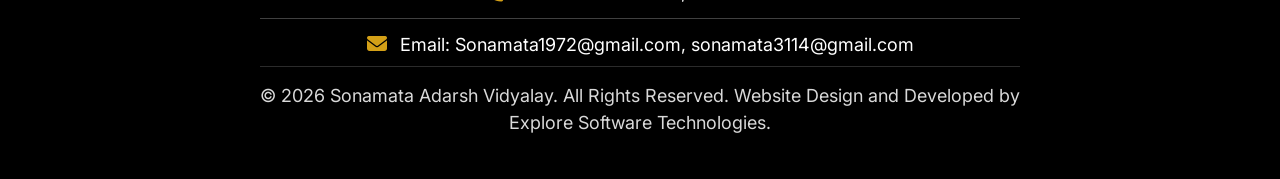
<file: admissions.html>
<!DOCTYPE html>
<html lang="en">

<head>

<meta charset="UTF-8">
<meta name="viewport" content="width=device-width, initial-scale=1.0">

<title>Admissions - Sonamata Adarsh Vidyalaya</title>

<!-- GOOGLE FONTS -->
<link
  href="https://fonts.googleapis.com/css2?family=Cormorant+Garamond:wght@500;700&family=Inter:wght@300;400;500;600&display=swap"
  rel="stylesheet"
/>

<link
  rel="stylesheet"
  href="https://cdnjs.cloudflare.com/ajax/libs/font-awesome/6.5.2/css/all.min.css"
>

<link rel="stylesheet" href="css/style.css">

</head>


<body class="inner-page">


<!-- =========================
     NAVBAR
========================= -->

<nav class="navbar">

    <div class="logo">

        <img
          src="imgs/logo.jpeg"
          alt="School Logo"
          class="school-logo"
        >

        <span data-i18n="school_name">
            Sonamata Adarsh Vidyalaya
        </span>

    </div>


    <!-- Mobile Menu -->

    <div class="menu-toggle" id="menuToggle">
        ☰
    </div>


    <div class="nav-links" id="navLinks">

        <a
          href="index.html"
          data-i18n="home"
        >
            Home
        </a>

        <a
          href="about.html"
          data-i18n="about"
        >
            About
        </a>

        <a
          href="academics.html"
          data-i18n="academics"
        >
            Achievements
        </a>

        <a
          href="gallery.html"
          data-i18n="gallery"
        >
            Gallery
        </a>

        <a
          href="faculty.html"
          data-i18n="faculty"
        >
            Faculty
        </a>

        <a
          href="admissions.html"
          class="active"
          data-i18n="admissions"
        >
            Admissions
        </a>

        <a
          href="contact.html"
          data-i18n="contact"
        >
            Contact
        </a>


        <!-- LANGUAGE SELECTOR -->

        <div class="language-selector">

            <select
              id="languageSelect"
              aria-label="Select Language"
            >

                <option value="en">
                    English
                </option>

                <option value="mr">
                    मराठी
                </option>

            </select>

        </div>

    </div>

</nav>



<!-- =========================
     PAGE BANNER
========================= -->

<section class="page-banner">

    <div class="overlay"></div>

    <div class="page-banner-content">

        <h1 data-i18n="admissions_page_title">
            Admissions
        </h1>

        <p data-i18n="admissions_page_subtitle">
            Welcome to Sonamata Adarsh Vidyalay
        </p>

    </div>

</section>



<!-- =========================
     INTRO
========================= -->

<section class="section reveal">

    <div class="section-heading">

        <span
          class="section-subtitle"
          data-i18n="admission"
        >
            Admission
        </span>

        <h2 data-i18n="welcome">
            Welcome
        </h2>

    </div>


    <p
      style="text-align:center; max-width:900px; margin:auto;"
      data-i18n="admission_intro"
    >
        Sonamata Adarsh Vidyalaya welcomes students from Nursery
        to Class 10. Admissions are conducted according to
        Government rules and are subject to seat availability
        in each class.
    </p>

</section>



<!-- =========================
     ADMISSION HIGHLIGHT
========================= -->

<section class="section reveal">

    <div class="admission-intro">


        <div class="admission-image">

            <img
              src="imgs/admission.jpg"
              alt="Admissions"
            >

        </div>



        <div class="admission-text">

            <span data-i18n="admissions_open">
                Admissions Open
            </span>


            <h2 data-i18n="bright_future">
                Start Your Child's Bright Future With Us
            </h2>


            <p data-i18n="admission_quality_text">
                Sonamata Adarsh Vidyalaya provides quality education
                from Nursery to Class 10 with a safe and supportive
                learning environment.
            </p>


            <a
              href="contact.html"
              data-i18n="contact_us"
            >
                Contact Us
            </a>

        </div>

    </div>

</section>



<!-- =========================
     ADMISSION PROCESS
========================= -->

<!--
<section class="section reveal">

    <div class="section-heading">

        <span
          class="section-subtitle"
          data-i18n="procedure"
        >
            Procedure
        </span>

        <h2 data-i18n="admission_process">
            Admission Process
        </h2>

    </div>


    <div class="process-grid">


        <div class="process-card">

            <div class="process-number">
                01
            </div>

            <h3 data-i18n="admission_enquiry">
                Admission Enquiry
            </h3>

            <p data-i18n="admission_enquiry_text">
                Visit the school office and collect complete
                admission information.
            </p>

        </div>



        <div class="process-card">

            <div class="process-number">
                02
            </div>

            <h3 data-i18n="application_form">
                Application Form
            </h3>

            <p data-i18n="application_form_text">
                Collect the admission form and fill in all
                required details correctly.
            </p>

        </div>



        <div class="process-card">

            <div class="process-number">
                03
            </div>

            <h3 data-i18n="submit_documents">
                Submit Documents
            </h3>

            <p data-i18n="submit_documents_text">
                Submit the application form with all
                required documents.
            </p>

        </div>



        <div class="process-card">

            <div class="process-number">
                04
            </div>

            <h3 data-i18n="document_verification">
                Document Verification
            </h3>

            <p data-i18n="document_verification_text">
                All submitted documents will be verified
                by the school office.
            </p>

        </div>



        <div class="process-card">

            <div class="process-number">
                05
            </div>

            <h3 data-i18n="admission_approval">
                Admission Approval
            </h3>

            <p data-i18n="admission_approval_text">
                Admission is granted according to Government
                rules and seat availability.
            </p>

        </div>



        <div class="process-card">

            <div class="process-number">
                06
            </div>

            <h3 data-i18n="confirmation">
                Confirmation
            </h3>

            <p data-i18n="confirmation_text">
                Parents receive admission confirmation
                and class allotment.
            </p>

        </div>

    </div>

</section>
-->



<!-- =========================
     ELIGIBILITY
========================= -->

<section class="section reveal">

    <div class="section-heading">

        <span
          class="section-subtitle"
          data-i18n="eligibility"
        >
            Eligibility
        </span>

        <h2 data-i18n="classes_for_admission">
            Classes for Admission
        </h2>

    </div>


    <table class="admission-table">

        <tr>

            <th data-i18n="section">
                Section
            </th>

            <th data-i18n="admission_available">
                Admission Available
            </th>

        </tr>


        <tr>

            <td data-i18n="pre_primary">
                Pre Primary
            </td>

            <td data-i18n="nursery">
                Nursery
            </td>

        </tr>


        <tr>

            <td data-i18n="primary">
                Primary
            </td>

            <td data-i18n="class_1_to_4">
                Class 1 to Class 4
            </td>

        </tr>


        <tr>

            <td data-i18n="upper_primary">
                Upper Primary
            </td>

            <td data-i18n="class_5_to_8">
                Class 5 to Class 8
            </td>

        </tr>


        <tr>

            <td data-i18n="secondary">
                Secondary
            </td>

            <td data-i18n="class_9_and_10">
                Class 9 & Class 10
            </td>

        </tr>

    </table>

</section>



<!-- =========================
     REQUIRED DOCUMENTS
========================= -->

<section class="section reveal">

    <div class="section-heading">

        <span
          class="section-subtitle"
          data-i18n="documents"
        >
            Documents
        </span>

        <h2 data-i18n="required_documents">
            Required Documents
        </h2>

        <p data-i18n="documents_intro">
            Parents are requested to bring the following
            documents during admission.
        </p>

    </div>



    <div class="documents-table">

        <table>

            <thead>

                <tr>

                    <th data-i18n="no">
                        No.
                    </th>

                    <th data-i18n="document_name">
                        Document Name
                    </th>

                    <th data-i18n="requirement">
                        Requirement
                    </th>

                </tr>

            </thead>



            <tbody>


                <tr>

                    <td>
                        01
                    </td>

                    <td data-i18n="birth_certificate">
                        Birth Certificate
                    </td>

                    <td>
                        <span
                          class="mandatory"
                          data-i18n="mandatory"
                        >
                            Mandatory
                        </span>
                    </td>

                </tr>



                <tr>

                    <td>
                        02
                    </td>

                    <td data-i18n="student_aadhaar">
                        Student Aadhaar Card
                    </td>

                    <td>
                        <span
                          class="mandatory"
                          data-i18n="mandatory"
                        >
                            Mandatory
                        </span>
                    </td>

                </tr>



                <tr>

                    <td>
                        03
                    </td>

                    <td data-i18n="passport_photos">
                        Passport Size Photographs
                    </td>

                    <td>
                        <span
                          class="mandatory"
                          data-i18n="mandatory"
                        >
                            Mandatory
                        </span>
                    </td>

                </tr>



                <tr>

                    <td>
                        04
                    </td>

                    <td data-i18n="previous_school_report">
                        Previous School Report Card
                    </td>

                    <td>
                        <span
                          class="mandatory"
                          data-i18n="mandatory"
                        >
                            Mandatory
                        </span>
                    </td>

                </tr>



                <tr>

                    <td>
                        05
                    </td>

                    <td data-i18n="transfer_certificate">
                        Transfer Certificate
                    </td>

                    <td>
                        <span
                          class="optional"
                          data-i18n="if_applicable"
                        >
                            If Applicable
                        </span>
                    </td>

                </tr>



                <tr>

                    <td>
                        06
                    </td>

                    <td data-i18n="address_proof">
                        Address Proof
                    </td>

                    <td>
                        <span
                          class="mandatory"
                          data-i18n="mandatory"
                        >
                            Mandatory
                        </span>
                    </td>

                </tr>


            </tbody>

        </table>

    </div>

</section>



<!-- =========================
     FOOTER
========================= -->

<footer class="site-footer">

    <div class="footer-content">

        <div class="footer-left">

            <h3 data-i18n="contact_us">
                Contact Us
            </h3>


            <p>

                <i class="fa-solid fa-location-dot"></i>

                <span data-i18n="address">
                    Address: 158 Railway Line, Modi, Near Darbi Collection, Solapur.
                </span>

            </p>


            <p>

                <i class="fa-solid fa-map-pin"></i>

                <span data-i18n="pin_code">
                    Pin Code - 413 001, Maharashtra, India.
                </span>

            </p>


            <hr class="footer-line">


            <p>

                <i class="fa-solid fa-phone"></i>

                <span data-i18n="phone">
                    Phone: 8149156784, 8421515457.

                </span>

            </p>


            <hr class="footer-line">


            <p>

                <i class="fa-solid fa-envelope"></i>

                <span data-i18n="email">
                    Email: Sonamata1972@gmail.com ,
                    sonamata3114@gmail.com
                </span>

            </p>

            <p class="copyright">
        © 2026 Sonamata Adarsh Vidyalay. All Rights Reserved.
        Website Design and Developed by <br>
        Explore Software Technologies.
      </p>

        </div>

    </div>

</footer>



<!-- =========================
     JAVASCRIPT
========================= -->

<script src="js/script.js"></script>

<script src="js/language.js"></script>


</body>
</html>
</file>
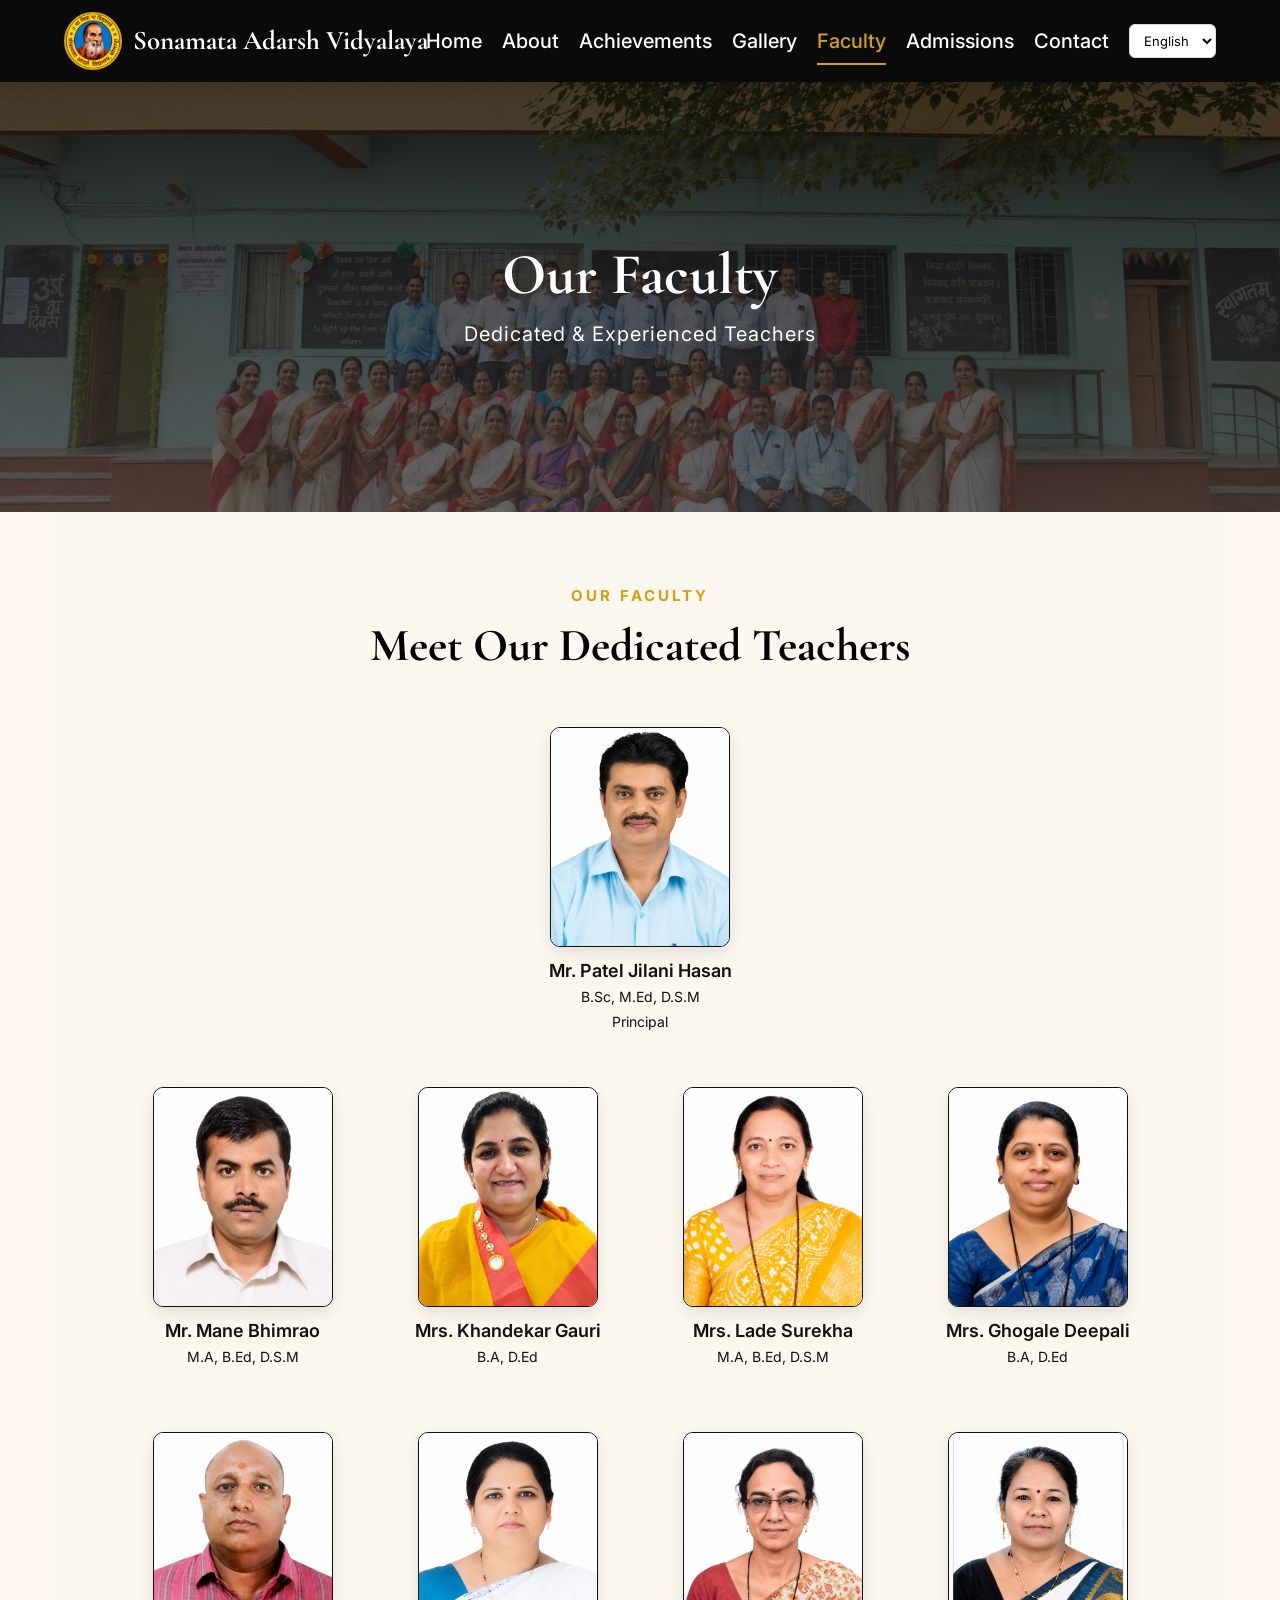
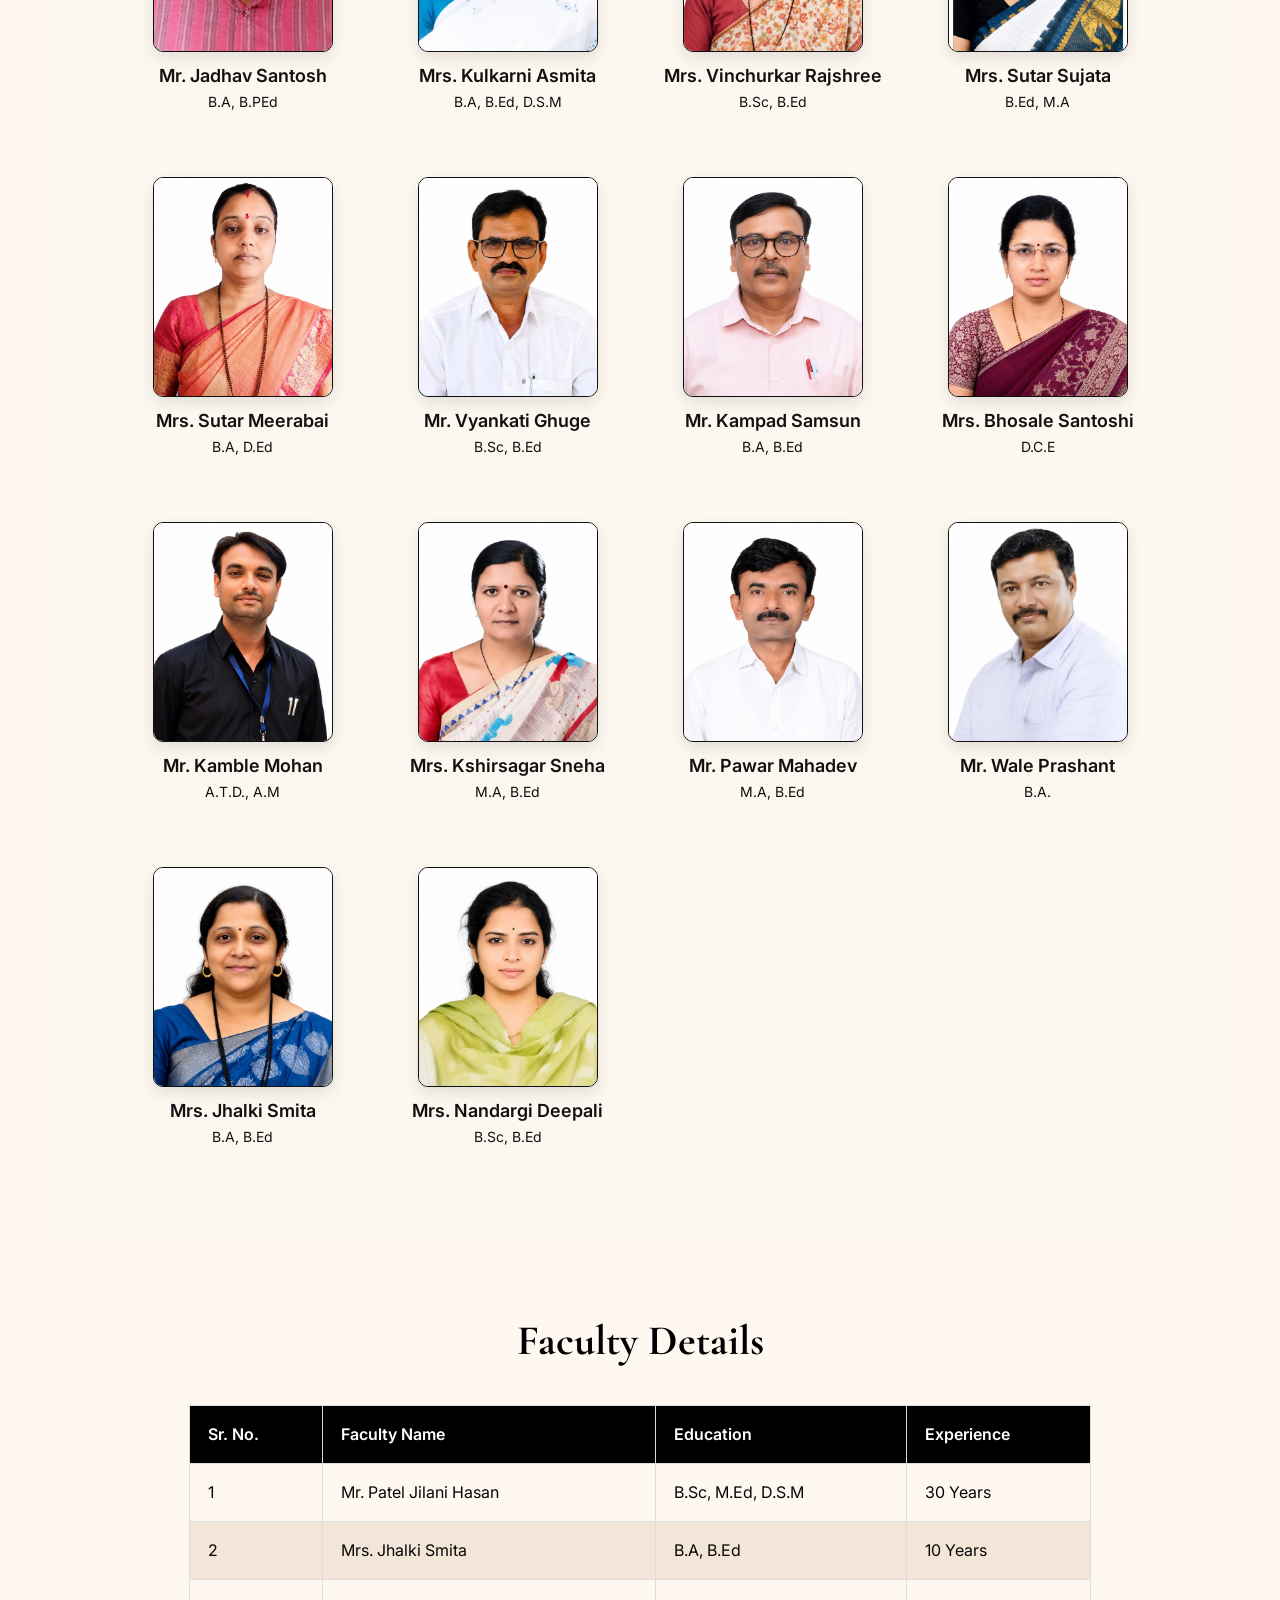
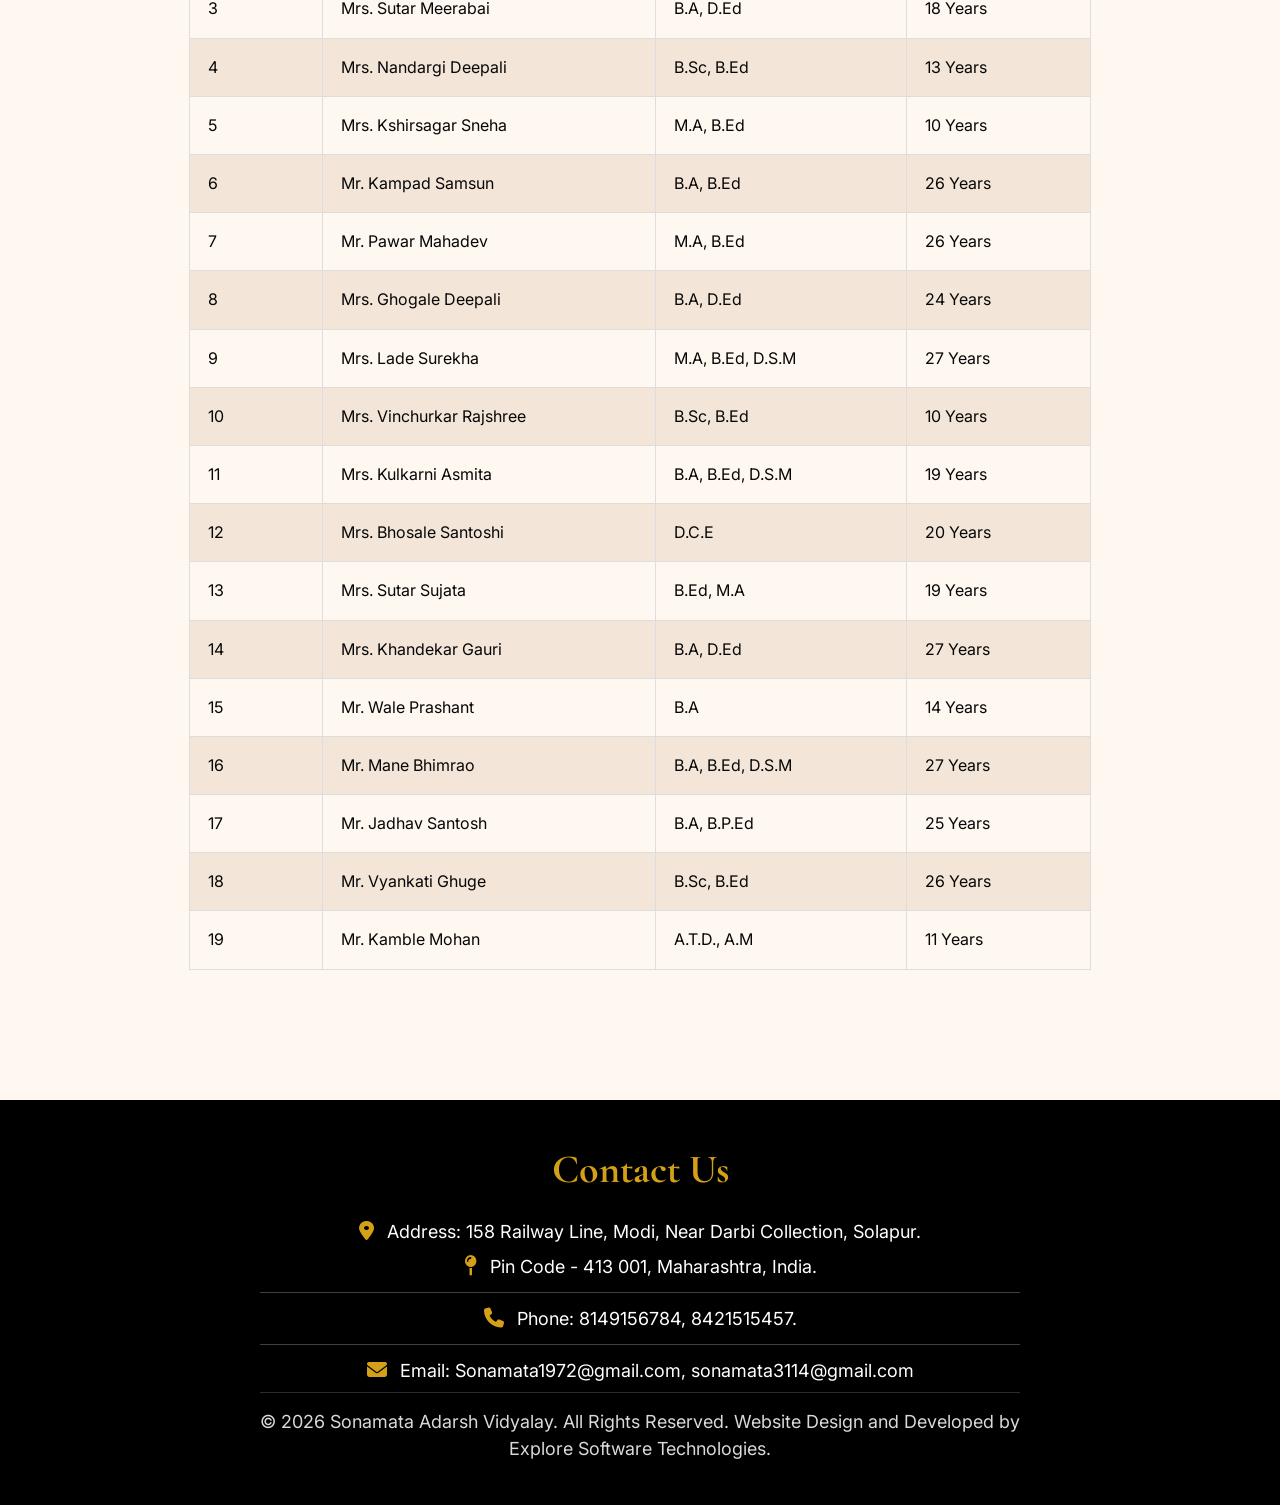
<file: faculty.html>
<!DOCTYPE html>
<html lang="en">

<head>

  <meta charset="UTF-8" />
  <meta name="viewport" content="width=device-width, initial-scale=1.0" />

  <title data-i18n="faculty_page_title">
    Faculty - Sonamata Adarsh Vidyalaya
  </title>

  <!-- GOOGLE FONTS -->
  <link
    href="https://fonts.googleapis.com/css2?family=Cormorant+Garamond:wght@500;700&family=Inter:wght@300;400;500;600&display=swap"
    rel="stylesheet"
  />

  <!-- FONT AWESOME -->
  <link
    rel="stylesheet"
    href="https://cdnjs.cloudflare.com/ajax/libs/font-awesome/6.5.2/css/all.min.css"
  />

  <!-- CSS -->
  <link rel="stylesheet" href="css/style.css" />

</head>


<body class="inner-page">


<!-- =========================
     NAVBAR
========================= -->

<nav class="navbar">

    <div class="logo">

        <img
          src="imgs/logo.jpeg"
          alt="School Logo"
          class="school-logo"
        >

        <!-- SCHOOL NAME -->
        <span data-i18n="school_name">
            Sonamata Adarsh Vidyalaya
        </span>

    </div>


    <!-- MOBILE MENU -->

    <div class="menu-toggle" id="menuToggle">
        ☰
    </div>


    <div class="nav-links" id="navLinks">

        <a
          href="index.html"
          data-i18n="home"
        >
          Home
        </a>

        <a
          href="about.html"
          data-i18n="about"
        >
          About
        </a>

        <a
          href="academics.html"
          data-i18n="academics"
        >
          Achievements
        </a>

        <a
          href="gallery.html"
          data-i18n="gallery"
        >
          Gallery
        </a>

        <a
          href="faculty.html"
          class="active"
          data-i18n="faculty"
        >
          Faculty
        </a>

        <a
          href="admissions.html"
          data-i18n="admissions"
        >
          Admissions
        </a>

        <a
          href="contact.html"
          data-i18n="contact"
        >
          Contact
        </a>


        <!-- LANGUAGE SELECTOR -->

        <div class="language-selector">

            <select
              id="languageSelect"
              aria-label="Select Language"
            >

                <option value="en">
                    English
                </option>

                <option value="mr">
                    मराठी
                </option>

            </select>

        </div>

    </div>

</nav>



<!-- =========================
     PAGE BANNER
========================= -->

<section class="page-banner">

    <div class="overlay"></div>

    <div class="page-banner-content">

        <h1 data-i18n="faculty_page_title">
            Our Faculty
        </h1>

        <p data-i18n="faculty_page_subtitle">
            Dedicated & Experienced Teachers
        </p>

    </div>

</section>



<!-- =========================
     FACULTY SECTION
========================= -->

<section class="faculty-section">


    <div class="section-heading">

        <span
          class="section-subtitle"
          data-i18n="our_faculty"
        >
            Our Faculty
        </span>

        <h2 data-i18n="meet_teachers">
            Meet Our Dedicated Teachers
        </h2>

    </div>



    <!-- =========================
         PRINCIPAL
    ========================= -->

    <div class="principal-area">

        <div class="faculty-card principal">

            <div class="faculty-image">

                <img
                  src="imgs/faculty1.jpg"
                  alt="Principal"
                >

            </div>


            <h3 data-i18n="faculty_patel">
                Mr. Patel Jilani Hasan
            </h3>

            <p>
                B.Sc, M.Ed, D.S.M
            </p>

            <p data-i18n="principal">
                Principal
            </p>

        </div>

    </div>



    <!-- =========================
         TEACHERS
    ========================= -->

    <div class="faculty-grid">


        <!-- 1 -->

        <div class="faculty-card">

            <div class="faculty-image">

                <img
                  src="imgs/faculty16.jpg"
                  alt="Mr. Mane Bhimrao"
                >

            </div>

            <h3 data-i18n="faculty_mane">
                Mr. Mane Bhimrao
            </h3>

            <p>
                M.A, B.Ed, D.S.M
            </p>

        </div>



        <!-- 2 -->

        <div class="faculty-card">

            <div class="faculty-image">

                <img
                  src="imgs/faculty19.jpg"
                  alt="Mrs. Khandekar Gauri"
                >

            </div>

            <h3 data-i18n="faculty_khandekar">
                Mrs. Khandekar Gauri
            </h3>

            <p>
                B.A, D.Ed
            </p>

        </div>



        <!-- 3 -->

        <div class="faculty-card">

            <div class="faculty-image">

                <img
                  src="imgs/faculty9.jpg"
                  alt="Mrs. Lade Surekha"
                >

            </div>

            <h3 data-i18n="faculty_lade">
                Mrs. Lade Surekha
            </h3>

            <p>
                M.A, B.Ed, D.S.M
            </p>

        </div>



        <!-- 4 -->

        <div class="faculty-card">

            <div class="faculty-image">

                <img
                  src="imgs/faculty8.jpg"
                  alt="Mrs. Ghogale Deepali"
                >

            </div>

            <h3 data-i18n="faculty_ghogale">
                Mrs. Ghogale Deepali
            </h3>

            <p>
                B.A, D.Ed
            </p>

        </div>



        <!-- 5 -->

        <div class="faculty-card">

            <div class="faculty-image">

                <img
                  src="imgs/faculty17.jpg"
                  alt="Mr. Jadhav Santosh"
                >

            </div>

            <h3 data-i18n="faculty_jadhav">
                Mr. Jadhav Santosh
            </h3>

            <p>
                B.A, B.PEd
            </p>

        </div>



        <!-- 6 -->

        <div class="faculty-card">

            <div class="faculty-image">

                <img
                  src="imgs/faculty11.jpg"
                  alt="Mrs. Kulkarni Asmita"
                >

            </div>

            <h3 data-i18n="faculty_kulkarni">
                Mrs. Kulkarni Asmita
            </h3>

            <p>
                B.A, B.Ed, D.S.M
            </p>

        </div>



        <!-- 7 -->

        <div class="faculty-card">

            <div class="faculty-image">

                <img
                  src="imgs/faculty10.jpg"
                  alt="Mrs. Vinchurkar Rajshree"
                >

            </div>

            <h3 data-i18n="faculty_vinchurkar">
                Mrs. Vinchurkar Rajshree
            </h3>

            <p>
                B.Sc, B.Ed
            </p>

        </div>



        <!-- 8 -->

        <div class="faculty-card">

            <div class="faculty-image">

                <img
                  src="imgs/faculty13.jpg"
                  alt="Mrs. Sutar Sujata"
                >

            </div>

            <h3 data-i18n="faculty_sutar_sujata">
                Mrs. Sutar Sujata
            </h3>

            <p>
               B.Ed, M.A
            </p>

        </div>



        <!-- 9 -->

        <div class="faculty-card">

            <div class="faculty-image">

                <img
                  src="imgs/faculty3.jpg"
                  alt="Mrs. Sutar Meerabai"
                >

            </div>

            <h3 data-i18n="faculty_sutar_meerabai">
                Mrs. Sutar Meerabai
            </h3>

            <p>
                B.A, D.Ed
            </p>

        </div>



        <!-- 10 -->

        <div class="faculty-card">

            <div class="faculty-image">

                <img
                  src="imgs/faculty18.jpg"
                  alt="Mr. Vyankati Ghuge"
                >

            </div>

            <h3 data-i18n="faculty_ghuge">
                Mr. Vyankati Ghuge
            </h3>

            <p>
                B.Sc, B.Ed
            </p>

        </div>



        <!-- 11 -->

        <div class="faculty-card">

            <div class="faculty-image">

                <img
                  src="imgs/faculty6.jpg"
                  alt="Mr. Kampad Samsun"
                >

            </div>

            <h3 data-i18n="faculty_kampad">
                Mr. Kampad Samsun
            </h3>

            <p>
                B.A, B.Ed
            </p>

        </div>



        <!-- 12 -->

        <div class="faculty-card">

            <div class="faculty-image">

                <img
                  src="imgs/faculty12.jpg"
                  alt="Mrs. Bhosale Santoshi"
                >

            </div>

            <h3 data-i18n="faculty_bhosale">
                Mrs. Bhosale Santoshi
            </h3>

            <p>
                D.C.E
            </p>

        </div>



        <!-- 13 -->

        <div class="faculty-card">

            <div class="faculty-image">

                <img
                  src="imgs/faculty14.jpg"
                  alt="Mr. Kamble Mohan"
                >

            </div>

            <h3 data-i18n="faculty_kamble">
                Mr. Kamble Mohan
            </h3>

            <p>
                A.T.D., A.M
            </p>

        </div>



        <!-- 14 -->

        <div class="faculty-card">

            <div class="faculty-image">

                <img
                  src="imgs/faculty5.jpg"
                  alt="Mrs. Kshirsagar Sneha"
                >

            </div>

            <h3 data-i18n="faculty_kshirsagar">
                Mrs. Kshirsagar Sneha
            </h3>

            <p>
                M.A, B.Ed
            </p>

        </div>



        <!-- 15 -->

        <div class="faculty-card">

            <div class="faculty-image">

                <img
                  src="imgs/faculty7.jpg"
                  alt="Mr. Pawar Mahadev"
                >

            </div>

            <h3 data-i18n="faculty_pawar">
                Mr. Pawar Mahadev
            </h3>

            <p>
                M.A, B.Ed
            </p>

        </div>



        <!-- 16 -->

        <div class="faculty-card">

            <div class="faculty-image">

                <img
                  src="imgs/faculty15.jpg"
                  alt="Mr. Vale Prashant"
                >

            </div>

            <h3 data-i18n="faculty_vale">
                Mr. Wale Prashant
            </h3>

            <p>
                B.A.
            </p>

        </div>



        <!-- 17 -->

        <div class="faculty-card">

            <div class="faculty-image">

                <img
                  src="imgs/faculty2.jpg"
                  alt="Mrs. Jhalki Smita"
                >

            </div>

            <h3 data-i18n="faculty_jhalki">
                Mrs. Jhalki Smita
            </h3>

            <p>
                B.A, B.Ed
            </p>

        </div>



        <!-- 18 -->

        <div class="faculty-card">

            <div class="faculty-image">

                <img
                  src="imgs/faculty4.jpg"
                  alt="Mrs. Nandargi Deepali"
                >

            </div>

            <h3 data-i18n="faculty_nandargi">
                Mrs. Nandargi Deepali
            </h3>

            <p>
                B.Sc, B.Ed
            </p>

        </div>


    </div>

</section>



<!-- =========================
     FACULTY DETAILS TABLE
========================= -->

<div class="faculty-table-section">

    <div class="section-heading">

        <h2 data-i18n="faculty_details">
            Faculty Details
        </h2>

    </div>


    <table class="faculty-table">

        <thead>

            <tr>

                <th data-i18n="sr_no">
                    Sr. No.
                </th>

                <th data-i18n="faculty_name">
                    Faculty Name
                </th>

                <th data-i18n="education">
                    Education
                </th>

                <th data-i18n="experience">
                    Experience
                </th>

            </tr>

        </thead>


        <tbody>


            <!-- 1 -->

            <tr>

                <td>1</td>

                <td data-i18n="faculty_patel">
                    Mr. Patel Jilani Hasan
                </td>

                <td>
                    B.Sc, M.Ed, D.S.M
                </td>

                <td>
                    30 Years
                </td>

            </tr>



            <!-- 2 -->

            <tr>

                <td>2</td>

                <td data-i18n="faculty_jhalki">
                    Mrs. Jhalki Smita
                </td>

                <td>
                    B.A, B.Ed
                </td>

                <td>
                    10 Years
                </td>

            </tr>



            <!-- 3 -->

            <tr>

                <td>3</td>

                <td data-i18n="faculty_sutar_meerabai">
                    Mrs. Sutar Meerabai
                </td>

                <td>
                    B.A, D.Ed
                </td>

                <td>
                    18 Years
                </td>

            </tr>



            <!-- 4 -->

            <tr>

                <td>4</td>

                <td data-i18n="faculty_nandargi">
                    Mrs. Nandargi Deepali
                </td>

                <td>
                    B.Sc, B.Ed
                </td>

                <td>
                    13 Years
                </td>

            </tr>



            <!-- 5 -->

            <tr>

                <td>5</td>

                <td data-i18n="faculty_kshirsagar">
                    Mrs. Kshirsagar Sneha
                </td>

                <td>
                    M.A, B.Ed
                </td>

                <td>
                    10 Years
                </td>

            </tr>



            <!-- 6 -->

            <tr>

                <td>6</td>

                <td data-i18n="faculty_kampad">
                    Mr. Kampad Samsun
                </td>

                <td>
                    B.A, B.Ed
                </td>

                <td>
                    26 Years
                </td>

            </tr>



            <!-- 7 -->

            <tr>

                <td>7</td>

                <td data-i18n="faculty_pawar">
                    Mr. Pawar Mahadev
                </td>

                <td>
                    M.A, B.Ed
                </td>

                <td>
                    26 Years
                </td>

            </tr>



            <!-- 8 -->

            <tr>

                <td>8</td>

                <td data-i18n="faculty_ghogale">
                    Mrs. Ghogale Deepali
                </td>

                <td>
                    B.A, D.Ed
                </td>

                <td>
                    24 Years
                </td>

            </tr>



            <!-- 9 -->

            <tr>

                <td>9</td>

                <td data-i18n="faculty_lade">
                    Mrs. Lade Surekha
                </td>

                <td>
                    M.A, B.Ed, D.S.M
                </td>

                <td>
                    27 Years
                </td>

            </tr>



            <!-- 10 -->

            <tr>

                <td>10</td>

                <td data-i18n="faculty_vinchurkar">
                    Mrs. Vinchurkar Rajshree
                </td>

                <td>
                    B.Sc, B.Ed
                </td>

                <td>
                    10 Years
                </td>

            </tr>



            <!-- 11 -->

            <tr>

                <td>11</td>

                <td data-i18n="faculty_kulkarni">
                    Mrs. Kulkarni Asmita
                </td>

                <td>
                    B.A, B.Ed, D.S.M
                </td>

                <td>
                    19 Years
                </td>

            </tr>



            <!-- 12 -->

            <tr>

                <td>12</td>

                <td data-i18n="faculty_bhosale">
                    Mrs. Bhosale Santoshi
                </td>

                <td>
                    D.C.E
                </td>

                <td>
                    20 Years
                </td>

            </tr>



            <!-- 13 -->

            <tr>

                <td>13</td>

                <td data-i18n="faculty_sutar_sujata">
                    Mrs. Sutar Sujata
                </td>

                <td>
                     B.Ed, M.A
                </td>

                <td>
                    19 Years
                </td>

            </tr>



            <!-- 14 -->

            <tr>

                <td>14</td>

                <td data-i18n="faculty_khandekar">
                    Mrs. Khandekar Gauri
                </td>

                <td>
                    B.A, D.Ed
                </td>

                <td>
                    27 Years
                </td>

            </tr>



            <!-- 15 -->

            <tr>

                <td>15</td>

                <td data-i18n="faculty_vale">
                    Mr. Vale Prashant
                </td>

                <td>
                   B.A
                </td>

                <td>
                    14 Years
                </td>

            </tr>



            <!-- 16 -->

            <tr>

                <td>16</td>

                <td data-i18n="faculty_mane">
                    Mr. Mane Bhimrao
                </td>

                <td>
                    B.A, B.Ed, D.S.M
                </td>

                <td>
                    27 Years
                </td>

            </tr>



            <!-- 17 -->

            <tr>

                <td>17</td>

                <td data-i18n="faculty_jadhav">
                    Mr. Jadhav Santosh
                </td>

                <td>
                    B.A, B.P.Ed
                </td>

                <td>
                    25 Years
                </td>

            </tr>



            <!-- 18 -->

            <tr>

                <td>18</td>

                <td data-i18n="faculty_ghuge">
                    Mr. Vyankati Ghuge
                </td>

                <td>
                    B.Sc, B.Ed
                </td>

                <td>
                    26 Years
                </td>

            </tr>



            <!-- 19 -->

            <tr>

                <td>19</td>

                <td data-i18n="faculty_kamble">
                    Mr. Kamble Mohan
                </td>

                <td>
                    A.T.D., A.M
                </td>

                <td>
                    11 Years
                </td>

            </tr>


        </tbody>

    </table>

</div>



<!-- =========================
     FOOTER
========================= -->

<footer class="site-footer">

    <div class="footer-content">

        <div class="footer-left">

            <h3 data-i18n="contact_us">
              Contact Us
            </h3>


            <p>

              <i class="fa-solid fa-location-dot"></i>

              <span data-i18n="address">
                Address:  158 Railway Line, Modi, Near Darbi Collection, Solapur.
              </span>

            </p>


            <p>

              <i class="fa-solid fa-map-pin"></i>

              <span data-i18n="pin_code">
                Pin Code - 413 001, Maharashtra, India.
              </span>

            </p>


            <hr class="footer-line">


            <p>

              <i class="fa-solid fa-phone"></i>

              <span data-i18n="phone">
                Phone: 8149156784, 8421515457.
              </span>

            </p>


            <hr class="footer-line">


            <p>

              <i class="fa-solid fa-envelope"></i>

              <span data-i18n="email">
                Email: Sonamata1972@gmail.com,
                sonamata3114@gmail.com
              </span>

            </p>

            <p class="copyright">
        © 2026 Sonamata Adarsh Vidyalay. All Rights Reserved.
        Website Design and Developed by <br>
        Explore Software Technologies.
      </p>

        </div>

    </div>

</footer>



<!-- =========================
     JAVASCRIPT
========================= -->

<script src="js/script.js"></script>

<script src="js/language.js"></script>


</body>
</html>
</file>
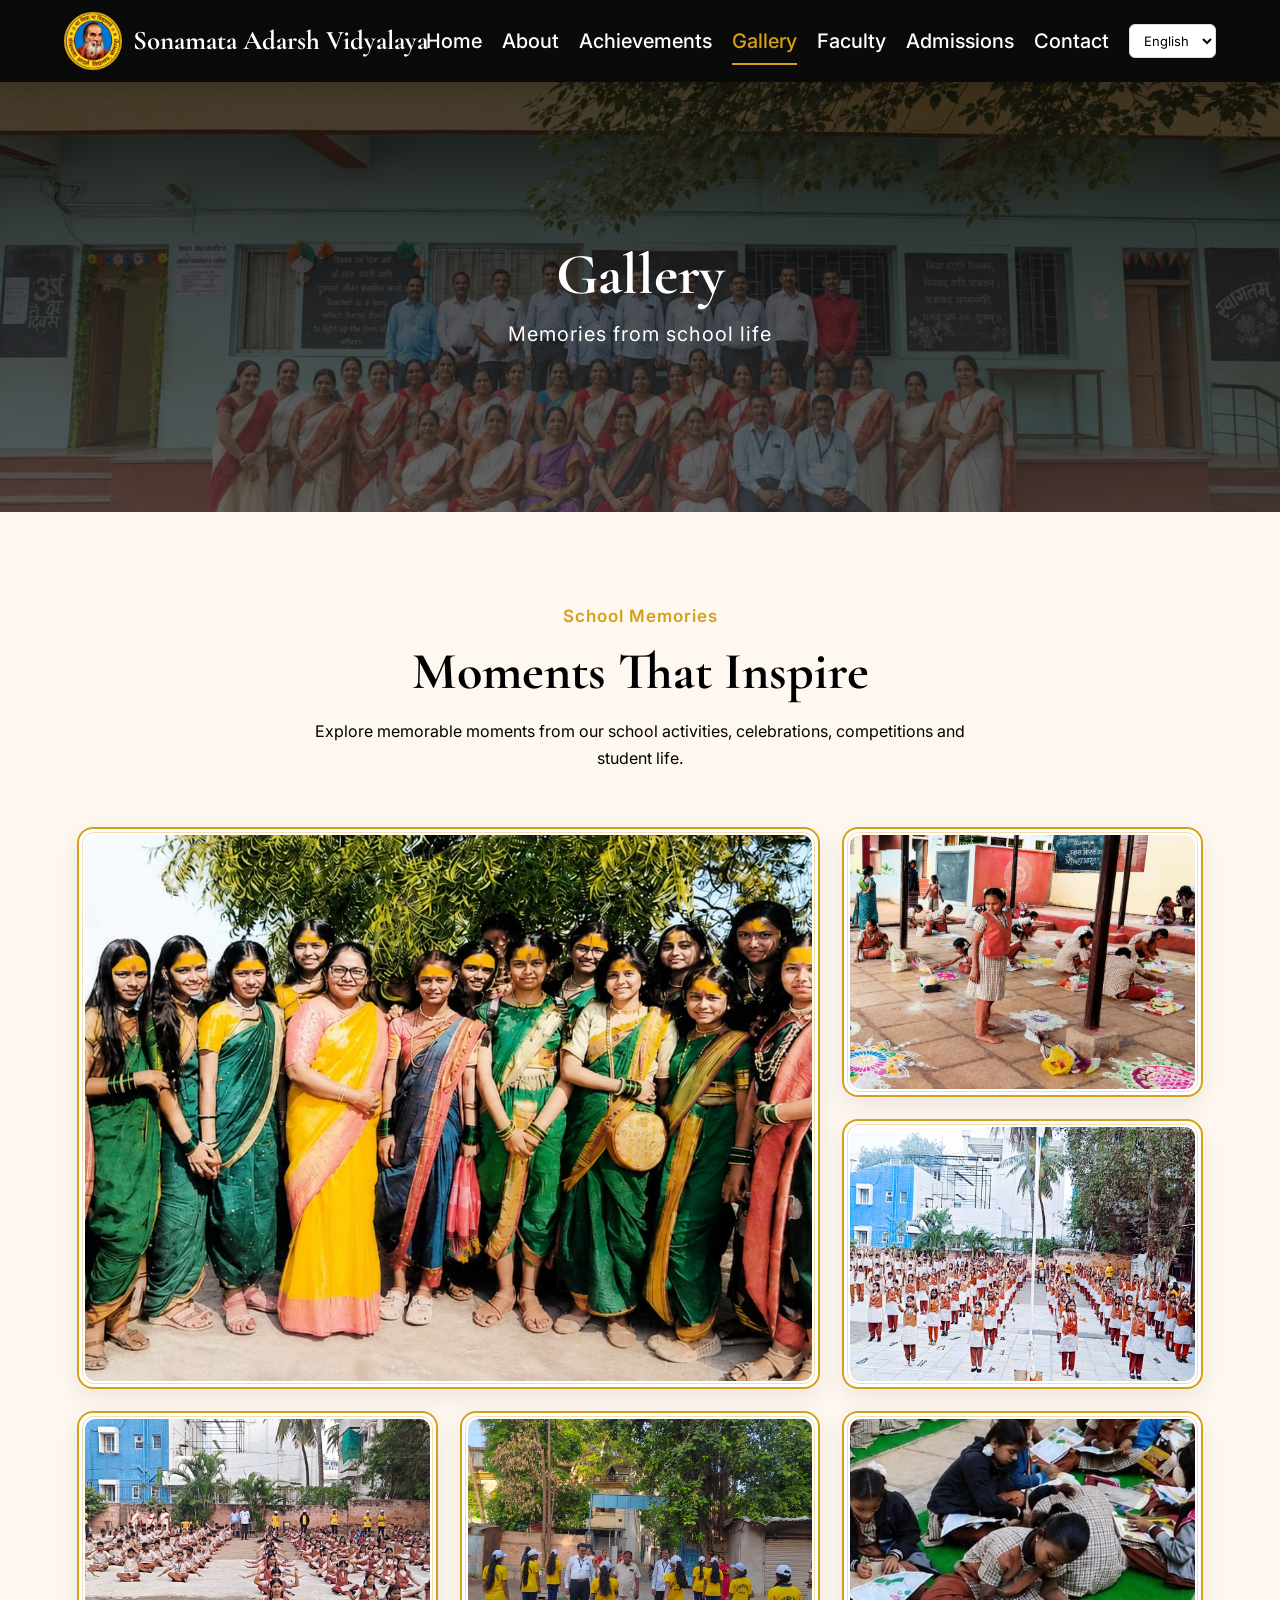
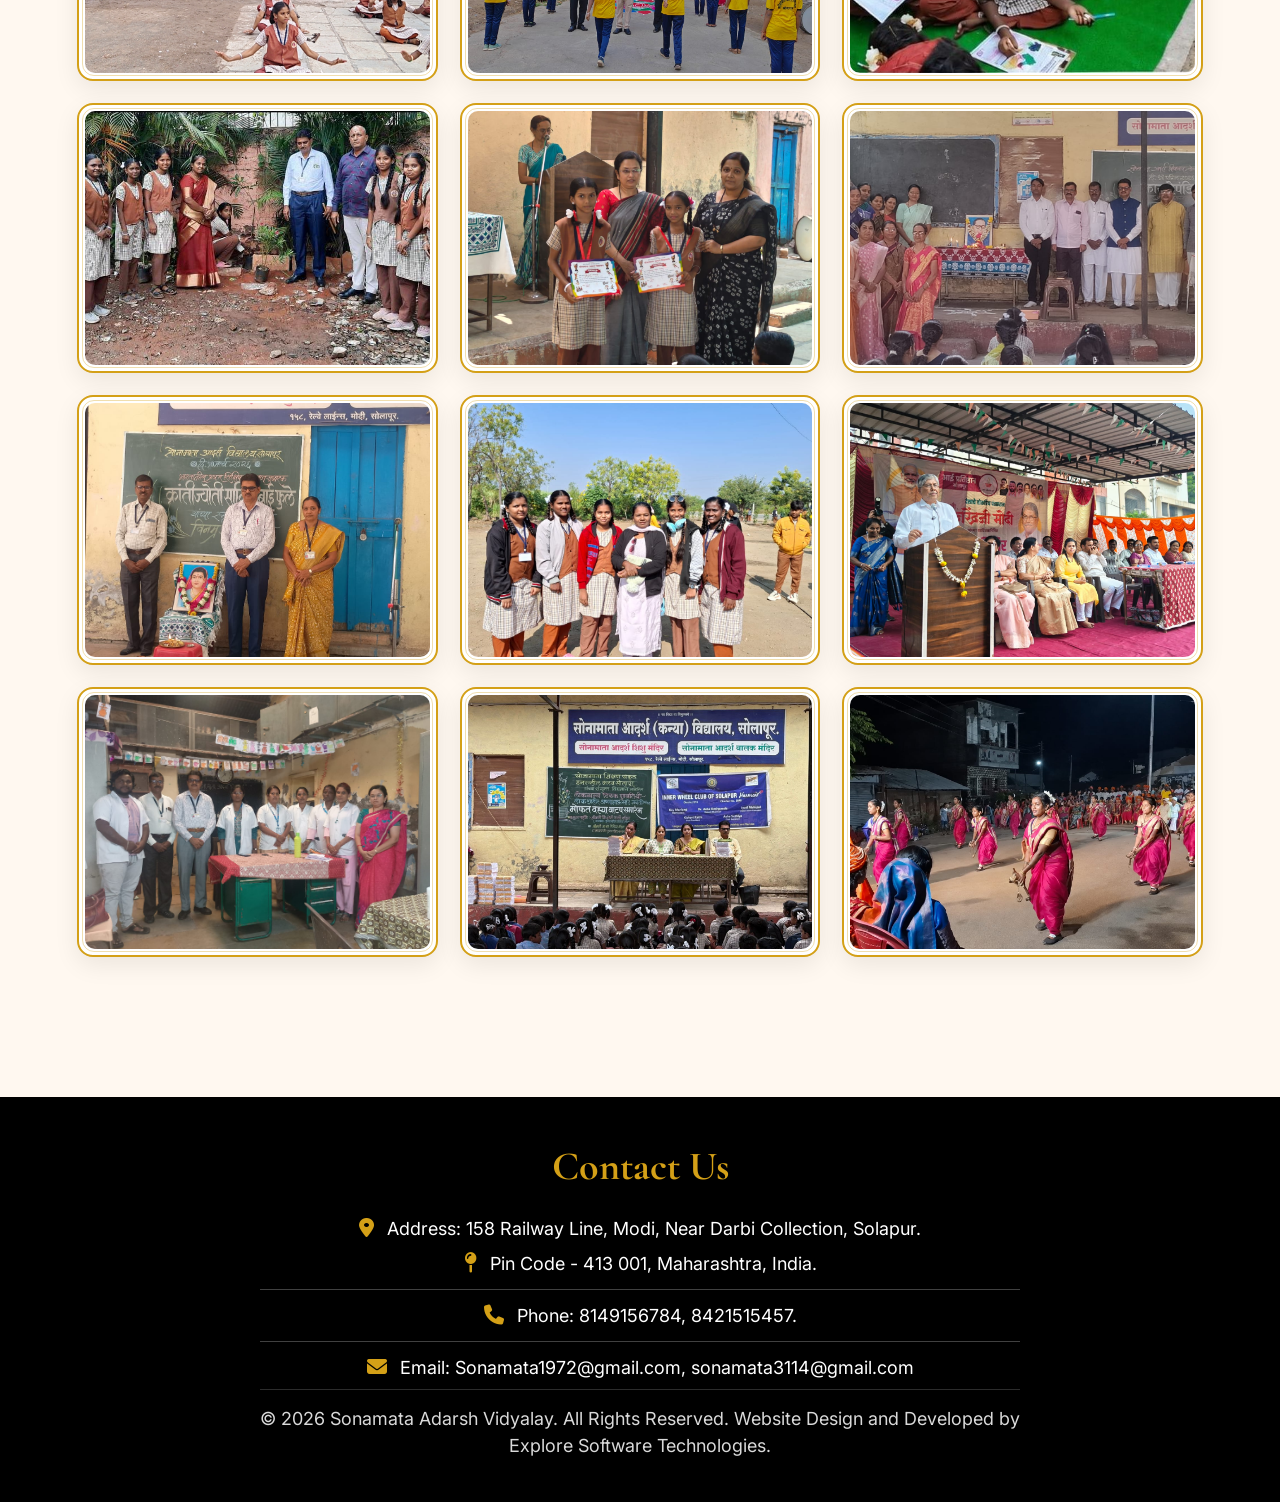
<file: gallery.html>
<!DOCTYPE html>
<html lang="en">

<head>

  <meta charset="UTF-8" />
  <meta name="viewport" content="width=device-width, initial-scale=1.0" />

  <title data-i18n="gallery_page_title">
    Gallery - Sonamata Adarsh Vidyalaya
  </title>

  <!-- GOOGLE FONTS -->
  <link
    href="https://fonts.googleapis.com/css2?family=Cormorant+Garamond:wght@500;700&family=Inter:wght@300;400;500;600&display=swap"
    rel="stylesheet"
  />

  <link
    rel="stylesheet"
    href="https://cdnjs.cloudflare.com/ajax/libs/font-awesome/6.5.2/css/all.min.css"
  >

  <!-- CSS -->
  <link rel="stylesheet" href="css/style.css" />

</head>

<body class="inner-page">


<!-- =========================
     NAVBAR
========================= -->

<nav class="navbar">

  <div class="logo">

    <img
      src="imgs/logo.jpeg"
      alt="School Logo"
      class="school-logo"
    >

    <span data-i18n="school_name">
      Sonamata Adarsh Vidyalaya
    </span>

  </div>


  <!-- MOBILE MENU -->

  <div class="menu-toggle" id="menuToggle">
    ☰
  </div>


  <div class="nav-links" id="navLinks">

    <a
      href="index.html"
      data-i18n="home"
    >
      Home
    </a>

    <a
      href="about.html"
      data-i18n="about"
    >
      About
    </a>

    <a
      href="academics.html"
      data-i18n="academics"
    >
      Achievements
    </a>

    <a
      href="gallery.html"
      class="active"
      data-i18n="gallery"
    >
      Gallery
    </a>

    <a
      href="faculty.html"
      data-i18n="faculty"
    >
      Faculty
    </a>

    <a
      href="admissions.html"
      data-i18n="admissions"
    >
      Admissions
    </a>

    <a
      href="contact.html"
      data-i18n="contact"
    >
      Contact
    </a>


    <!-- LANGUAGE SELECTOR -->

    <div class="language-selector">

      <select
        id="languageSelect"
        aria-label="Select Language"
      >

        <option value="en">
          English
        </option>

        <option value="mr">
          मराठी
        </option>

      </select>

    </div>

  </div>

</nav>


<!-- =========================
     PAGE BANNER
========================= -->

<section class="page-banner">

  <div class="overlay"></div>

  <div class="page-banner-content">

    <h1 data-i18n="gallery_page_heading">
      Gallery
    </h1>

    <p data-i18n="gallery_page_subtitle">
      Memories from school life
    </p>

  </div>

</section>


<!-- =========================
     PROFESSIONAL GALLERY
========================= -->

<section class="gallery-section reveal">

    <div class="gallery-heading">

        <span
          class="gallery-subtitle"
          data-i18n="school_memories"
        >
            School Memories
        </span>


        <h2 data-i18n="moments_that_inspire">
            Moments That <span data-i18n="inspire">Inspire</span>
        </h2>


        <p data-i18n="gallery_intro">
           <b>
             Explore memorable moments from our school activities,
             celebrations, competitions and student life.
           </b>
        </p>

    </div>


    <div class="professional-gallery">


        <!-- =========================
             FEATURED
        ========================= -->

        <div class="gallery-item gallery-featured">

            <img
              src="imgs/drama.jpg"
              alt="Dance Performance"
            >

            <div class="gallery-overlay">

                <div class="gallery-info">

                    <span data-i18n="school_activity">
                      School Activity
                    </span>

                    <h3 data-i18n="dance_performance">
                      Dance Performance
                    </h3>

                </div>

                <div class="gallery-icon">
                    <i class="fa-solid fa-expand"></i>
                </div>

            </div>

        </div>


        <!-- =========================
             RANGOLI
        ========================= -->

        <div class="gallery-item">

            <img
              src="imgs/rangoli.jpeg"
              alt="Rangoli Competition"
            >

            <div class="gallery-overlay">

                <div class="gallery-info">

                    <span data-i18n="competition">
                      Competition
                    </span>

                    <h3 data-i18n="rangoli_competition">
                      Rangoli Competition
                    </h3>

                </div>

                <div class="gallery-icon">
                    <i class="fa-solid fa-expand"></i>
                </div>

            </div>

        </div>


        <!-- =========================
             DRILL
        ========================= -->

        <div class="gallery-item">

            <img
              src="imgs/pt.jpg"
              alt="School Drill"
            >

            <div class="gallery-overlay">

                <div class="gallery-info">

                    <span data-i18n="sports_activity">
                      Sports Activity
                    </span>

                    <h3 data-i18n="school_drill">
                      School Drill
                    </h3>

                </div>

                <div class="gallery-icon">
                    <i class="fa-solid fa-expand"></i>
                </div>

            </div>

        </div>


        <!-- =========================
             DRILL 2
        ========================= -->

        <div class="gallery-item">

            <img
              src="imgs/pt2.jpg"
              alt="Drill Performance"
            >

            <div class="gallery-overlay">

                <div class="gallery-info">

                    <span data-i18n="student_activity">
                      Student Activity
                    </span>

                    <h3 data-i18n="drill_performance">
                      Drill Performance
                    </h3>

                </div>

                <div class="gallery-icon">
                    <i class="fa-solid fa-expand"></i>
                </div>

            </div>

        </div>


        <!-- =========================
             GUEST WELCOME
        ========================= -->

        <div class="gallery-item">

            <img
              src="imgs/345.jpg"
              alt="Guest Welcome"
            >

            <div class="gallery-overlay">

                <div class="gallery-info">

                    <span data-i18n="school_event">
                      School Event
                    </span>

                    <h3 data-i18n="guest_welcome">
                      Guest Welcome
                    </h3>

                </div>

                <div class="gallery-icon">
                    <i class="fa-solid fa-expand"></i>
                </div>

            </div>

        </div>


        <!-- =========================
             DRAWING
        ========================= -->

        <div class="gallery-item">

            <img
              src="imgs/drawing comp.jpg"
              alt="Drawing Competition"
            >

            <div class="gallery-overlay">

                <div class="gallery-info">

                    <span data-i18n="competition">
                      Competition
                    </span>

                    <h3 data-i18n="drawing_competition">
                      Drawing Competition
                    </h3>

                </div>

                <div class="gallery-icon">
                    <i class="fa-solid fa-expand"></i>
                </div>

            </div>

        </div>


        <!-- =========================
             TREE PLANTATION
        ========================= -->

        <div class="gallery-item">

            <img
              src="imgs/tree.jpg"
              alt="Tree Plantation"
            >

            <div class="gallery-overlay">

                <div class="gallery-info">

                    <span data-i18n="environment">
                      Environment
                    </span>

                    <h3 data-i18n="tree_plantation">
                      Tree Plantation
                    </h3>

                </div>

                <div class="gallery-icon">
                    <i class="fa-solid fa-expand"></i>
                </div>

            </div>

        </div>


        <!-- =========================
             EXTRA CURRICULAR
        ========================= -->

        <div class="gallery-item">

            <img
              src="imgs/extra activity.jpg"
              alt="Extra Curricular Activities"
            >

            <div class="gallery-overlay">

                <div class="gallery-info">

                    <span data-i18n="student_life">
                      Student Life
                    </span>

                    <h3 data-i18n="extra_curricular">
                      Extra Curricular Activities
                    </h3>

                </div>

                <div class="gallery-icon">
                    <i class="fa-solid fa-expand"></i>
                </div>

            </div>

        </div>


        <!-- =========================
             AMBEDKAR JAYANTI
        ========================= -->

        <div class="gallery-item">

            <img
              src="imgs/br jayanti.jpg"
              alt="Ambedkar Jayanti"
            >

            <div class="gallery-overlay">

                <div class="gallery-info">

                    <span data-i18n="celebration">
                      Celebration
                    </span>

                    <h3 data-i18n="ambedkar_jayanti">
                      Ambedkar Jayanti
                    </h3>

                </div>

                <div class="gallery-icon">
                    <i class="fa-solid fa-expand"></i>
                </div>

            </div>

        </div>


        <!-- =========================
             SAVITRIBAI PHULE
        ========================= -->

        <div class="gallery-item">

            <img
              src="imgs/savitri.jpg"
              alt="Savitribai Phule Jayanti"
            >

            <div class="gallery-overlay">

                <div class="gallery-info">

                    <span data-i18n="special_day">
                      Special Day
                    </span>

                    <h3 data-i18n="savitribai_phule_jayanti">
                      Savitribai Phule Jayanti
                    </h3>

                </div>

                <div class="gallery-icon">
                    <i class="fa-solid fa-expand"></i>
                </div>

            </div>

        </div>
          
        <!-- =========================
     NEW IMAGE 1
========================= -->

<div class="gallery-item">

    <img
        src="imgs/trip.jpg"
        alt="School Activity"
    >

    <div class="gallery-overlay">

        <div class="gallery-info">

            <span data-i18n="Trip">
                School Trip
            </span>

            <h3 data-i18n="Trip">
                School Trip
            </h3>

        </div>

        <div class="gallery-icon">
            <i class="fa-solid fa-expand"></i>
        </div>

    </div>

</div>


<!-- =========================
     NEW IMAGE 2
========================= -->

<div class="gallery-item">

    <img
        src="imgs/education.jpg"
        alt="School Event"
    >

    <div class="gallery-overlay">

        <div class="gallery-info">

            <span data-i18n="education">
                School Event
            </span>

            <h3 data-i18n="education">
                School Event
            </h3>

        </div>

        <div class="gallery-icon">
            <i class="fa-solid fa-expand"></i>
        </div>

    </div>

</div>


<!-- =========================
     NEW IMAGE 3
========================= -->

<div class="gallery-item">

    <img
        src="imgs/healthcamp.jpg"
        alt="Student Activity"
    >

    <div class="gallery-overlay">

        <div class="gallery-info">

            <span data-i18n="health">
                Health Camp
            </span>

            <h3 data-i18n="health">
                Health Camp
            </h3>

        </div>

        <div class="gallery-icon">
            <i class="fa-solid fa-expand"></i>
        </div>

    </div>

</div>


<!-- =========================
     NEW IMAGE 4
========================= -->

<div class="gallery-item">

    <img
        src="imgs/bookd.jpg"
        alt="School Celebration"
    >

    <div class="gallery-overlay">

        <div class="gallery-info">

            <span data-i18n="Books">
                Books Distribution
            </span>

            <h3 data-i18n="Books">
                Books Distribution
            </h3>

        </div>

        <div class="gallery-icon">
            <i class="fa-solid fa-expand"></i>
        </div>

    </div>

</div>


<!-- =========================
     NEW IMAGE 5
========================= -->

<div class="gallery-item">

    <img
        src="imgs/lejhim.jpg"
        alt="School Program"
    >

    <div class="gallery-overlay">

        <div class="gallery-info">

            <span data-i18n="Lejhim">
                lejhim Dance
            </span>

            <h3 data-i18n="Lejhim">
                Lejhim Dance
            </h3>

        </div>

        <div class="gallery-icon">
            <i class="fa-solid fa-expand"></i>
        </div>

    </div>

</div>

    </div>

</section>


<!-- =========================
     FOOTER
========================= -->

<footer class="site-footer">

    <div class="footer-content">

        <div class="footer-left">

            <h3 data-i18n="contact_us">
              Contact Us
            </h3>


            <p>

              <i class="fa-solid fa-location-dot"></i>

              <span data-i18n="address">
                Address:  158 Railway Line, Modi, Near Darbi Collection, Solapur.
              </span>

            </p>


            <p>

              <i class="fa-solid fa-map-pin"></i>

              <span data-i18n="pin_code">
                Pin Code - 413 001, Maharashtra, India.
              </span>

            </p>


            <hr class="footer-line">


            <p>

              <i class="fa-solid fa-phone"></i>

              <span data-i18n="phone">
                Phone: 8149156784, 8421515457.
              </span>

            </p>


            <hr class="footer-line">


            <p>

              <i class="fa-solid fa-envelope"></i>

              <span data-i18n="email">
                Email: Sonamata1972@gmail.com,
                sonamata3114@gmail.com
              </span>

            </p>

            <p class="copyright">
        © 2026 Sonamata Adarsh Vidyalay. All Rights Reserved.
        Website Design and Developed by <br>
        Explore Software Technologies.
      </p>

        </div>

    </div>

</footer>


<!-- =========================
     JAVASCRIPT
========================= -->

<script src="js/script.js"></script>

<script src="js/language.js"></script>


</body>
</html>
</file>
<file: css/style.css>
/* =========================================================
   CLEANED & OPTIMIZED SCHOOL WEBSITE CSS
   - Preserves existing selectors, colors, dimensions and responsive rules
   - Removes redundant declarations/comments and normalizes formatting
   ========================================================= */

/* =========================================================
GOOGLE FONTS & RESET
========================================================= */

:root {
    --primary: #000;
    --secondary: #D4A017;
    --light: #FFF8F0;
    --white: #fff;
    --dark: #070707;

    --text: #2C2C2C;
    --border: #ddd;
    --shadow: 0 8px 25px rgba(0, 0, 0, .08);
    --shadow-hover: 0 15px 40px rgba(0, 0, 0, .15);

    --heading-font: 'Cormorant Garamond', serif;
    --body-font: 'Inter', sans-serif;

    --transition: .4s ease;
    --radius: 18px;
}

*,
*::before,
*::after {
    margin: 0;
    padding: 0;
    box-sizing: border-box;
}

html {
    scroll-behavior: smooth;
}

body {
    width: 100%;
    max-width: 100%;
    overflow-x: hidden;

    font-family: var(--body-font);
    background: var(--light);
    color: var(--text);
    line-height: 1.7;
}

img,
video,
iframe {
    display: block;
    max-width: 100%;
}

img {
    width: 100%;
}

a {
    color: inherit;
    text-decoration: none;
}

ul {
    list-style: none;
}

input,
textarea,
select,
button {
    max-width: 100%;
    box-sizing: border-box;
    font-family: inherit;
}

/* =========================================================
REUSABLE / COMMON
========================================================= */

.section {
    width: 90%;
    max-width: 1200px;
    margin: 90px auto;
}

.section-heading {
    text-align: center;
    margin-bottom: 55px;
}

.section-subtitle {
    color: var(--secondary);
    font-size: 15px;
    font-weight: 700;
    letter-spacing: 3px;
    text-transform: uppercase;
}

.section-heading h2 {
    margin-top: 10px;
    color: var(--primary);
    font-family: var(--heading-font);
    font-size: 46px;
}

/* =========================================================
NAVBAR
========================================================= */

.navbar {
    position: fixed;
    inset: 0 0 auto;
    z-index: 999;

    width: 100%;
    padding: 16px 8%;

    display: flex;
    align-items: center;
    justify-content: space-between;

    background: rgba(3, 3, 3, .96);
    backdrop-filter: blur(12px);

    transition: var(--transition);
}

.logo {
    display: flex;
    align-items: center;
    gap: 14px;
}

.school-logo {
    width: 80px;
    height: 80px;
    flex-shrink: 0;

    border: 3px solid var(--secondary);
    border-radius: 50%;
}

.logo span {
    color: var(--white);
    font-family: var(--heading-font);
    font-size: 40px;
    font-weight: 700;
}

.nav-links {
    display: flex;
    gap: 28px;
}

.nav-links a {
    position: relative;

    color: var(--white);
    font-size: 20px;
    font-weight: 500;

    transition: .3s;
}

.nav-links a:hover,
.nav-links a.active {
    color: var(--secondary);
}

.nav-links a::after {
    content: "";

    position: absolute;
    left: 0;
    bottom: -7px;

    width: 0;
    height: 2px;

    background: var(--secondary);
    transition: .4s;
}

.nav-links a:hover::after,
.nav-links a.active::after {
    width: 100%;
}

.menu-toggle {
    display: none;

    width: 44px;
    height: 44px;

    align-items: center;
    justify-content: center;

    border: 0;
    background: transparent;

    color: var(--white);
    font-size: 30px;
    cursor: pointer;
}

/* =========================================================
HERO
========================================================= */

.hero {
    position: relative;

    height: 100vh;

    display: flex;
    align-items: center;
    justify-content: center;

    overflow: hidden;
}

.hero-bg-slider,
.hero-bg,
.hero-overlay {
    position: absolute;
    inset: 0;
    width: 100%;
    height: 100%;
}

.hero-bg {
    opacity: 0;
    transition: 1.5s;
}

.hero-bg.active {
    opacity: 1;
}

.hero-bg img {
    width: 100%;
    height: 100%;
    object-fit: cover;
}

.hero-overlay {
    background: rgba(0, 0, 0, .55);
}

.hero-content {
    position: relative;
    z-index: 10;

    width: 90%;
    max-width: 850px;

    color: var(--white);
    text-align: center;
}

.hero-tag {
    display: inline-block;

    margin-bottom: 20px;
    padding: 10px 25px;

    border: 1px solid var(--secondary);
    border-radius: 40px;

    background: rgba(212, 160, 23, .18);
    color: var(--white);
}

.hero-content h1 {
    margin-bottom: 20px;

    font-family: var(--heading-font);
    font-size: 72px;
}

.hero-content p {
    font-size: 22px;
}

.slide {
    display: none;
}

.slide.active {
    display: block;
    animation: fade 1s;
}

.hero-scroll {
    position: absolute;
    bottom: 30px;
    left: 50%;

    transform: translateX(-50%);

    color: var(--white);
    font-size: 13px;
    letter-spacing: 3px;
}

@keyframes fade {
    from {
        opacity: 0;
        transform: translateY(40px);
    }

    to {
        opacity: 1;
        transform: translateY(0);
    }
}

/* =========================================================
FOUNDER
========================================================= */

.founder-image-wrap {
    width: 100%;

    display: flex;
    flex-direction: row;
    align-items: flex-start;
    justify-content: center;

    gap: 25px;
}

.founder-card {
    width: 250px;
    height: 380px;
    flex: 0 0 250px;

    overflow: hidden;

    background: var(--white);
    border-bottom: 5px solid var(--secondary);
    border-radius: 20px;

    text-align: center;

    box-shadow: var(--shadow);
    transition: var(--transition);
}

.founder-card:hover {
    transform: translateY(-10px);
    box-shadow: var(--shadow-hover);
}

.founder-img {
    width: 250px;
    height: 260px;

    display: block;
    object-fit: cover;
}

.founder-card h3 {
    margin: 18px 0 8px;

    color: var(--primary);
    font-family: var(--heading-font);
    font-size: 22px;
}

.founder-card p {
    padding-bottom: 0px;
    color: var(--primary);
}

/* =========================================================
ABOUT
========================================================= */

.about-grid {
    display: grid;
    grid-template-columns: 1fr 1fr;
    gap: 50px;
    align-items: center;
}

.about-left,
.about-right {
    padding: 35px;

    background: var(--white);
    border-radius: var(--radius);

    box-shadow: var(--shadow);
    transition: var(--transition);
}

.about-left:hover,
.about-right:hover {
    transform: translateY(-8px);
}

.about-left {
    border-left: 6px solid var(--primary);
}

.about-right {
    border-left: 6px solid var(--secondary);
}

.about-left p,
.about-right p {
    color: var(--primary);
    font-size: 17px;
    line-height: 1.9;
}

.about-images {
    display: grid;
    grid-template-columns: repeat(3, 1fr);
    gap: 25px;
    margin: 40px 0;
}

.about-image {
    height: 280px;
    overflow: hidden;
    border-radius: var(--radius);
}

.about-image img {
    width: 100%;
    height: 100%;
    object-fit: cover;
}

.about-stats {
    display: grid;
    grid-template-columns: repeat(3, 1fr);
    gap: 30px;
    margin-top: 50px;
}

.about-stats div {
    padding: 35px;

    background: var(--white);
    border-radius: var(--radius);

    text-align: center;
    box-shadow: var(--shadow);

    transition: var(--transition);
}

.about-stats div:hover {
    transform: translateY(-10px);
}

.about-stats h3 {
    margin-bottom: 10px;

    color: var(--primary);
    font-family: var(--heading-font);
    font-size: 42px;
}

.about-highlight {
    display: grid;
    grid-template-columns: repeat(2, 1fr);
    gap: 30px;
    margin-top: 40px;
}

.about-card {
    padding: 40px;

    background: var(--white);
    border-top: 5px solid var(--secondary);
    border-radius: var(--radius);

    box-shadow: var(--shadow);
    transition: var(--transition);
}

.about-card:hover {
    transform: translateY(-8px);
}

.about-card h3 {
    margin-bottom: 18px;
    color: var(--primary);
}

/* =========================================================
ACTIVITIES
========================================================= */

.activities-container {
    display: grid;
    grid-template-columns: 1.55fr 1fr;
    gap: 25px;
    align-items: stretch;
}

.activities-gallery {
    display: grid;
    grid-template-columns: repeat(3, 1fr);
    gap: 20px;

    padding: 25px;

    background: var(--white);
    border-radius: 20px;
    box-shadow: var(--shadow);
}

.activity-image-card {
    overflow: hidden;

    background: var(--white);
    border-radius: 14px;

    text-align: center;
    transition: var(--transition);
}

.activity-image-card:hover {
    transform: translateY(-5px);
}

.activity-image-card img {
    width: 100%;
    height: 280px;

    object-fit: cover;
    border-radius: 12px;

    transition: var(--transition);
}

.activity-image-card:hover img {
    transform: scale(1.03);
}

.activity-image-card p {
    margin: 0;
    padding: 10px 5px 5px;

    color: var(--dark);
    font-family: var(--heading-font);
    font-size: 20px;
    font-weight: 600;
}

.activity-image-card p::after {
    content: "";

    display: block;

    width: 70px;
    height: 2px;

    margin: 8px auto 0;

    background: var(--secondary);
}

.activities-cards {
    display: flex;
    flex-direction: column;
    gap: 20px;
}

.activity-item {
    flex: 1;

    display: flex;
    align-items: center;
    gap: 25px;

    padding: 25px 30px;

    background: var(--white);
    border: 1px solid rgba(212, 160, 23, .15);
    border-radius: var(--radius);

    box-shadow: var(--shadow);
    transition: var(--transition);
}

.activity-item:hover {
    transform: translateY(-5px);
    box-shadow: 0 14px 30px rgba(0, 0, 0, .12);
}

.activity-icon {
    width: 90px;
    height: 90px;
    min-width: 90px;

    display: flex;
    align-items: center;
    justify-content: center;

    border-radius: 50%;
    background: var(--primary);
    color: var(--white);
}

.activity-icon i {
    color: var(--secondary);
    font-size: 40px;
}

.activity-content h3 {
    margin-bottom: 8px;

    color: var(--primary);
    font-family: var(--heading-font);
    font-size: 24px;
}

.activity-content p {
    color: var(--dark);
    font-size: 16px;
    line-height: 1.7;
}

/* =========================================================
PRINCIPAL PREVIEW
========================================================= */

.principal-preview {
    width: 100%;
    height: 550px;

    display: grid;
    grid-template-columns: 48% 52%;

    overflow: hidden;

    background: var(--white);
    border-radius: 25px;

    box-shadow: var(--shadow);
    cursor: pointer;

    transition: var(--transition);
}

.principal-preview:hover {
    transform: translateY(-8px);
    box-shadow: var(--shadow-hover);
}

.principal-card {
    height: 100%;
    overflow: hidden;
}

.preview-img {
    width: 100%;
    height: 100%;
    min-height: 0;

    display: block;

    object-fit: cover;
    object-position: center;
}

.principal-preview-right {
    height: 100%;
    min-height: 0;

    display: flex;
    flex-direction: column;
    align-items: flex-start;
    justify-content: center;

    padding: 40px 55px;

    background: var(--white);
}

.preview-subtitle {
    color: var(--secondary);
    font-size: 15px;
    font-weight: 600;
    letter-spacing: 4px;
    text-transform: uppercase;
}

.principal-preview-right .preview-subtitle {
    margin-bottom: 12px;
}

.principal-preview-right h2 {
    margin: 0 0 22px;

    color: #1f1f1f;
    font-family: var(--heading-font);
    font-size: 40px;
    line-height: 1.2;
}

.preview-text {
    max-width: 650px;
    margin: 0 0 25px;

    color: var(--primary);
    font-size: 17px;
    line-height: 1.8;
}

.read-more {
    color: #111;
    font-size: 16px;
    font-weight: 700;
    cursor: pointer;
    transition: .3s;
}

.read-more:hover {
    color: var(--secondary);
    transform: translateX(5px);
}

/* =========================================================
WHY CHOOSE US
========================================================= */

.why-wrapper {
    display: grid;
    grid-template-columns: 1fr 1fr;
    gap: 50px;
    align-items: center;
}

.why-image img {
    width: 100%;
    height: 520px;

    object-fit: cover;
    border-radius: 20px;

    box-shadow: 0 10px 30px rgba(0, 0, 0, .12);
}

.why-content {
    display: grid;
    gap: 20px;
}

.why-card {
    display: flex;
    align-items: flex-start;
    gap: 20px;

    padding: 25px;

    background: var(--white);
    border-radius: var(--radius);

    box-shadow: var(--shadow);
    transition: var(--transition);
}

.why-card:hover {
    transform: translateX(10px);
    border-left: 6px solid var(--secondary);
}

.why-card span {
    font-size: 35px;
}

.why-card h3 {
    margin-bottom: 8px;
    color: var(--primary);
}

.why-card p {
    color: var(--primary);
}

/* =========================================================
PRINCIPAL MODAL
========================================================= */

.modal {
    position: fixed;
    inset: 0;
    z-index: 9999;

    display: none;
    align-items: center;
    justify-content: center;

    background: rgba(0, 0, 0, .75);
}

.modal-content {
    position: relative;

    width: 90%;
    max-width: 700px;
    padding: 40px;

    background: var(--white);
    border-radius: 20px;

    box-shadow: 0 15px 40px rgba(0, 0, 0, .25);

    animation: popup .5s;
}

@keyframes popup {
    from {
        opacity: 0;
        transform: scale(.8);
    }

    to {
        opacity: 1;
        transform: scale(1);
    }
}

.close {
    position: absolute;
    top: 15px;
    right: 25px;

    color: var(--primary);
    font-size: 35px;
    cursor: pointer;
}

.close:hover {
    color: var(--secondary);
}

.principal-header {
    text-align: center;
}

.modal-img {
    width: 180px;
    height: 180px;

    margin: auto;

    object-fit: cover;

    border: 5px solid var(--secondary);
    border-radius: 50%;
}

.principal-header h3 {
    margin-top: 20px;

    color: var(--primary);
    font-family: var(--heading-font);
    font-size: 30px;
}

.principal-header span {
    color: var(--primary);
}

.modal-content hr {
    height: 2px;
    margin: 25px 0;

    border: 0;
    background: #eee;
}

.modal-content p {
    color: var(--primary);
    line-height: 1.9;
}

/* =========================================================
GENERAL GALLERY
========================================================= */

.activities-grid {
    display: grid;
    grid-template-columns: repeat(auto-fit, minmax(260px, 1fr));
    gap: 30px;
}

.activity-card {
    overflow: hidden;

    background: var(--white);
    border-radius: var(--radius);

    box-shadow: var(--shadow);
    transition: var(--transition);
}

.activity-card:hover {
    transform: translateY(-10px);
    box-shadow: 0 15px 35px rgba(0, 0, 0, .15);
}

.activity-card img {
    width: 100%;
    height: 220px;
    object-fit: cover;
}

.activity-card h3 {
    padding: 18px;

    color: var(--primary);
    font-family: var(--heading-font);
    font-size: 22px;
    text-align: center;
}

/* =========================================================
FACULTY SECTION
========================================================= */

.faculty-section {
    padding: 45px 20px 70px;
    background: #fcf7ef;
}

.principal-area {
    display: flex;
    justify-content: center;
    margin-bottom: 40px;
}

.faculty-grid {
    width: 600px;
    max-width: 100%;
    margin: 0 auto;

    display: grid;
    grid-template-columns: repeat(4, 1fr);

    column-gap: 150px;
    row-gap: 60px;
}

.faculty-card {
    width: 140px;

    display: flex;
    flex-direction: column;
    align-items: center;

    margin: 0 auto;

    text-align: center;
}

.faculty-image {
    width: 220px;
    height: 260px;
    flex-shrink: 0;

    overflow: hidden;

    background: var(--white);
    border: 1px solid #111;
    border-radius: 11px;

    box-shadow: 0 5px 12px rgba(0, 0, 0, .12);
    transition: .3s ease;
}

.faculty-image img {
    width: 100%;
    height: 100%;

    object-fit: cover;
    object-position: center;

    transition: .4s ease;
}

.faculty-card:hover .faculty-image {
    transform: translateY(-2px);
    box-shadow: 0 8px 18px rgba(0, 0, 0, .16);
}

.faculty-card:hover .faculty-image img {
    transform: scale(1.02);
}

.faculty-card h3 {
    width: max-content;
    max-width: none;

    margin: 10px 0 0;

    color: #111;
    font-size: 18px;
    font-weight: 600;
    line-height: 18px;
    text-align: center;

    white-space: nowrap;
}

.faculty-card p {
    margin: 5px 0 0;

    color: #111010;
    font-size: 16px;
    line-height: 1.3;
}

/* Principal overrides */

.principal-area .faculty-card {
    width: 165px;
}

.principal-area .faculty-image {
    width: 220px;
    height: 260px;
}

.principal-area .faculty-card h3 {
    margin-top: 10px;
    font-size: 18px;
}

.principal-area .faculty-card p {
    margin-top: 5px;
    font-size: 16px;
}

/* =========================================================
FACULTY TABLE
========================================================= */

.faculty-table-section {
    padding: 80px 6%;
    background: var(--light);
}

.faculty-table-section .section-heading {
    margin-bottom: 40px;
}

.faculty-table-section .section-heading h2 {
    margin: 0;
    font-size: 42px;
}

.faculty-table {
    width: 80%;
    margin: 0 auto;

    border-collapse: collapse;

    background: var(--white);
    border: 1px solid var(--border);
}

.faculty-table th,
.faculty-table td {
    padding: 15px 18px;

    border: 1px solid var(--border);

    text-align: left;
}

.faculty-table th {
    background: var(--primary);
    color: var(--white);
    font-weight: 600;
}

.faculty-table td {
    color: var(--dark);
    font-size: 16px;
}

.faculty-table tbody tr:nth-child(odd) {
    background: var(--light);
}

.faculty-table tbody tr:nth-child(even) {
    background: #F3E6D8;
}

/* =========================================================
STORY / HISTORY
========================================================= */

.story-section {
    padding: 90px 6%;
    background: var(--light);
}

.story-container {
    max-width: 1250px;
    margin: auto;

    display: grid;
    grid-template-columns: 1fr 1fr;
    gap: 60px;

    align-items: start;
}

.story-left {
    padding-top: 5px;
}

.story-subtitle {
    display: block;

    margin-bottom: 12px;

    color: var(--secondary);
    font-size: 18px;
    font-weight: 600;
    letter-spacing: .5px;
}

.story-left h2 {
    margin-bottom: 25px;

    color: var(--primary);
    font-family: var(--heading-font);
    font-size: 48px;
    line-height: 1.05;
}

.story-intro {
    max-width: 650px;
    margin-bottom: 40px;

    color: var(--dark);
    font-size: 18px;
    line-height: 1.7;
}

.story-timeline {
    position: relative;
    padding-left: 45px;
}

.story-timeline::before {
    content: "";

    position: absolute;
    top: 8px;
    bottom: 15px;
    left: 9px;

    width: 2px;

    background: #d9d9d9;
}

.story-item {
    position: relative;

    min-height: 60px;
    margin-bottom: 30px;

    display: grid;
    grid-template-columns: 75px 1fr;
    gap: 10px;
}

.story-dot {
    position: absolute;
    top: 5px;
    left: -42px;

    width: 16px;
    height: 16px;

    z-index: 2;

    background: var(--secondary);
    border: 4px solid var(--light);
    border-radius: 50%;

    box-shadow: 0 0 0 1px var(--secondary);
}

.story-year {
    padding-top: 0;

    color: var(--primary);
    font-size: 20px;
    font-weight: 700;
}

.story-text p {
    margin: 0;

    color: #050505;
    font-size: 17px;
    line-height: 1.6;
}

.story-right {
    width: 100%;
}

.story-main-image {
    width: 100%;
    height: 410px;

    overflow: hidden;

    margin-bottom: 25px;

    border-radius: 10px;
    box-shadow: var(--shadow);
}

.story-main-image img {
    width: 100%;
    height: 100%;

    object-fit: cover;

    transition: .5s;
}

.story-main-image:hover img {
    transform: scale(1.03);
}

.story-cards {
    display: grid;
    grid-template-columns: repeat(2, 1fr);
    gap: 20px;
}

.story-card {
    min-height: 180px;
    padding: 25px 22px;

    background: var(--white);
    border-radius: 8px;

    box-shadow: 0 8px 25px rgba(0, 0, 0, .06);
}

.story-card h3 {
    display: flex;
    align-items: center;
    gap: 10px;

    margin-bottom: 15px;

    color: var(--primary);
    font-size: 21px;
}

.story-card h3 span {
    display: inline-block;

    width: 5px;
    height: 22px;

    background: var(--secondary);
    border-radius: 5px;
}

.story-card p {
    margin: 0;

    color: #010101;
    font-size: 16px;
    line-height: 1.65;
}

/* =========================================================
PAGE BANNER
========================================================= */

.page-banner {
    position: relative;

    height: 500px;
    margin-top: 90px;

    display: flex;
    align-items: center;
    justify-content: center;

    text-align: center;

    background:
        linear-gradient(
            rgba(5, 5, 5, .75),
            rgba(49, 49, 49, .75)
        ),
        url("../imgs/banner.jpeg") center / cover no-repeat;
}

.page-banner-content {
    z-index: 2;
    color: var(--white);
}

.page-banner-content h1 {
    margin-bottom: 10px;

    font-family: var(--heading-font);
    font-size: 58px;
}

.page-banner-content p {
    font-size: 20px;
    letter-spacing: 1px;
}

/* =========================================================
ACADEMICS / STUDENT RESULTS
========================================================= */

.achievement-text {
    margin-top: 80px;

    color: var(--secondary);
    font-size: 20px;
    font-weight: 600;
    letter-spacing: 2px;
    text-align: center;
}

.student-result-heading {
    width: 100%;
    margin-top: 20px;

    color: var(--primary);
    font-family: var(--heading-font);
    font-size: 40px;
    font-weight: 700;
    text-align: center;
}

.student-table {
    width: 75%;
    margin: 40px auto;

    border-collapse: separate;
    border-spacing: 0;

    background: var(--white);
    border-radius: 16px;

    overflow: hidden;

    box-shadow: var(--shadow);
}

.student-table thead th {
    padding: 17px 20px;

    background: var(--primary);
    color: var(--white);

    border-right: 1px solid rgba(255, 255, 255, .5);
    border-bottom: 2px solid var(--secondary);

    font-size: 16px;
    font-weight: 600;
    text-align: center;
}

.student-table thead th:last-child {
    border-right: none;
}

.student-table tbody td {
    padding: 15px 20px;

    color: var(--dark);

    border-right: 1px solid #e2c98b;
    border-bottom: 1px solid #eee5dc;

    font-size: 20px;
    text-align: center;
}

.student-table tbody tr {
    transition: .3s ease;
}

.student-table tbody tr:nth-child(even) {
    background: #fffaf5;
}

.student-table tbody tr:hover {
    background: #fdf0e2;
    transform: scale(1.01);
}

.student-table tbody tr:last-child td {
    border-bottom: none;
}

.student-table tbody td:first-child {
    width: 15%;
    color: var(--primary);
    font-weight: 600;
}

.student-table tbody td:nth-child(2) {
    width: 35%;
}

.student-table tbody td:nth-child(3) {
    width: 25%;
}

.student-table tbody td:nth-child(4) {
    width: 25%;
}

/* =========================================================
TOP ACHIEVERS
========================================================= */

.top-achievers {
    width: 90%;
    max-width: 1100px;
    margin: 40px auto 30px;

    display: grid;
    grid-template-columns: repeat(3, 1fr);
    gap: 35px;

    align-items: start;
}

.achiever-card {
    padding: 20px 15px 22px;

    background: #fffdf7;
    border: 1px solid rgba(128, 0, 0, .15);
    border-radius: 18px;

    text-align: center;

    box-shadow: var(--shadow);
    transition: .3s ease;
}

.achiever-card:hover {
    transform: translateY(-7px);
    box-shadow: 0 15px 35px rgba(0, 0, 0, .16);
}

.achiever-image {
    position: relative;

    width: 170px;
    height: 170px;

    margin: 0 auto 15px;

    border-radius: 50%;
}

.achiever-image img {
    width: 100%;
    height: 100%;

    display: block;

    object-fit: cover;
    border: 5px solid #d4af37;
    border-radius: 50%;
}

.rank-badge {
    position: absolute;
    top: 5px;
    right: -8px;

    width: 42px;
    height: 42px;

    display: flex;
    align-items: center;
    justify-content: center;

    background: #8b0000;
    color: var(--white);

    border: 3px solid #d4af37;
    border-radius: 50%;

    font-family: var(--heading-font);
    font-size: 22px;
    font-weight: 700;

    box-shadow: 0 4px 10px rgba(0, 0, 0, .2);
}

.achiever-card h3 {
    margin: 10px 0 5px;

    color: var(--primary);
    font-family: var(--heading-font);
    font-size: 24px;
    font-weight: 700;
    letter-spacing: .5px;
}

.achiever-card p {
    margin: 5px 0;

    color: #b8860b;
    font-size: 24px;
    font-weight: 700;
}

.achievement-year {
    display: inline-block;

    margin-top: 5px;
    padding: 5px 14px;

    background: #f7f0d8;
    color: #5c3b00;

    border-radius: 20px;

    font-size: 13px;
    font-weight: 600;
}

/* =========================================================
FACILITIES
========================================================= */

.facilities-gallery {
    display: grid;
    grid-template-columns: repeat(3, 1fr);
    gap: 28px;

    margin-top: 40px;
}

.facility-gallery-card {
    height: 280px;
    overflow: hidden;

    background: var(--white);
    border: 2px solid var(--primary);
    border-radius: 18px;

    box-shadow: 0 10px 25px rgba(0, 0, 0, .10);

    transition: .4s ease;
}

.facility-gallery-card img {
    width: 100%;
    height: 100%;

    object-fit: cover;

    transition: .5s ease;
}

.facility-gallery-card p {
    margin: 0;
    padding: 15px 10px;

    background: var(--white);
    color: var(--primary);

    font-size: 18px;
    font-weight: 600;
    text-align: center;
}

.facility-gallery-card:hover {
    transform: translateY(-8px);
    box-shadow: 0 18px 35px rgba(0, 0, 0, .16);
}

.facility-gallery-card:hover img {
    transform: scale(1.06);
}

/* =========================================================
ADMISSION
========================================================= */

.admission-intro {
    display: grid;
    grid-template-columns: 1fr 1fr;
    gap: 50px;
    align-items: center;
}

.admission-image img {
    width: 100%;

    border-radius: 20px;
    box-shadow: 0 10px 30px rgba(0, 0, 0, .12);
}

.admission-text span {
    color: var(--secondary);
    font-weight: 700;
    letter-spacing: 2px;
}

.admission-text h2 {
    margin: 15px 0;

    color: var(--primary);
    font-family: var(--heading-font);
    font-size: 42px;
}

.admission-text p {
    margin-bottom: 30px;

    color: var(--primary);
    line-height: 1.8;
}

.admission-text a {
    display: inline-block;

    padding: 14px 32px;

    background: var(--primary);
    color: var(--white);

    border-radius: 40px;

    transition: .4s;
}

.admission-text a:hover {
    background: var(--secondary);
    color: var(--primary);
}

.admission-table,
.documents-table table {
    width: 100%;
    margin-top: 40px;

    border-collapse: collapse;

    background: var(--white);

    box-shadow: var(--shadow);
}

.admission-table th,
.documents-table th {
    padding: 16px;

    background: var(--primary);
    color: var(--white);
}

.admission-table td,
.documents-table td {
    padding: 16px;

    border: 1px solid #eee;

    text-align: center;
}

.admission-table tr:nth-child(even),
.documents-table tr:nth-child(even) {
    background: #faf7f3;
}

.mandatory {
    color: #0b8b45;
    font-weight: 600;
}

.optional {
    color: #d48b00;
    font-weight: 600;
}

/* =========================================================
CONTACT / QUERY
========================================================= */

.contact-query-section {
    padding: 90px 20px;
    background: var(--light);
}

.contact-query-container {
    max-width: 1150px;
    margin: 0 auto;

    display: grid;
    grid-template-columns: .9fr 1.1fr;
    gap: 70px;

    align-items: center;
}

.contact-information {
    padding: 10px 20px 10px 0;
}

.contact-subtitle,
.query-subtitle {
    color: #003366;
    font-size: 13px;
    font-weight: 700;
    letter-spacing: 2px;
    text-transform: uppercase;
}

.contact-information h2 {
    margin: 8px 0 15px;

    color: #0f172a;
    font-family: var(--heading-font);
    font-size: 48px;
}

.contact-intro {
    max-width: 450px;
    margin-bottom: 32px;

    color: var(--primary);
    font-size: 17px;
    line-height: 1.8;
}

.contact-detail {
    display: flex;
    align-items: flex-start;
    gap: 16px;

    margin-bottom: 25px;
}

.contact-icon {
    width: 42px;
    height: 42px;
    flex-shrink: 0;

    display: flex;
    align-items: center;
    justify-content: center;

    background: var(--primary);
    color: var(--white);

    border-radius: 50%;

    font-size: 15px;
}

.contact-detail h3 {
    margin: 0 0 5px;

    color: #1e293b;
    font-size: 18px;
    font-weight: 600;
}

.contact-detail p {
    margin: 0;

    color: var(--primary);
    font-size: 16px;
    line-height: 1.7;
}

.query-form-container {
    padding: 40px;

    background: var(--white);
    border-top: 4px solid #003366;
    border-radius: 14px;

    box-shadow: 0 15px 40px rgba(0, 51, 102, .10);
}

.query-form-container h2 {
    margin: 7px 0 8px;

    color: var(--primary);
    font-family: var(--heading-font);
    font-size: 41px;
}

.query-description {
    margin: 0 0 25px;

    color: var(--primary);
    font-size: 16px;
    line-height: 1.7;
}

.query-form-group {
    margin-bottom: 17px;
}

.query-form-group label {
    display: block;

    margin-bottom: 7px;

    color: #1e293b;
    font-size: 13px;
    font-weight: 600;
}

.query-form-group label span {
    color: var(--primary);
}

.query-form-group input,
.query-form-group textarea {
    width: 100%;

    padding: 12px 14px;

    border: 1px solid #d9dee5;
    border-radius: 7px;

    outline: none;

    background: var(--white);
    color: #1f2937;

    font-size: 16px;

    transition: .3s;
}

.query-form-group input::placeholder,
.query-form-group textarea::placeholder {
    color: var(--primary);
}

.query-form-group input:focus,
.query-form-group textarea:focus {
    border-color: var(--primary);
    box-shadow: 0 0 0 3px rgba(0, 51, 102, .08);
}

.query-form-group textarea {
    min-height: 115px;
    resize: vertical;
    line-height: 1.6;
}

.query-submit-btn {
    width: 100%;
    padding: 14px 20px;

    border: none;
    border-radius: 7px;

    background: var(--primary);
    color: var(--white);

    font-size: 17px;
    font-weight: 600;

    cursor: pointer;
    transition: .3s;
}

.query-submit-btn i {
    margin-right: 7px;
}

.query-submit-btn:hover {
    background: #00264d;
    transform: translateY(-2px);
    box-shadow: 0 8px 20px rgba(0, 51, 102, .20);
}

.query-success {
    display: none;

    margin-top: 15px;
    padding: 12px;

    background: #ecfdf5;
    color: #047857;

    border-radius: 7px;

    font-size: 16px;
    text-align: center;
}

.query-success.show {
    display: block;
}

/* =========================================================
PROFESSIONAL GALLERY
========================================================= */

.gallery-section {
    padding: 90px 6%;
    background: var(--light);
}

.gallery-heading {
    max-width: 750px;
    margin: 0 auto 55px;

    text-align: center;
}

.gallery-subtitle {
    display: inline-block;

    margin-bottom: 12px;

    color: var(--secondary);
    font-size: 17px;
    font-weight: 600;
    letter-spacing: 1px;
}

.gallery-heading h2 {
    margin-bottom: 18px;

    color: var(--primary);
    font-family: var(--heading-font);
    font-size: 52px;
    line-height: 1.1;
}

.gallery-heading p {
    max-width: 650px;
    margin: auto;

    color: var(--primary);
    font-size: 16px;
    line-height: 1.7;
}

.professional-gallery {
    max-width: 1250px;
    margin: auto;

    display: grid;
    grid-template-columns: repeat(3, 1fr);
    grid-auto-rows: 270px;
    gap: 22px;
}

.gallery-item {
    position: relative;

    overflow: hidden;

    padding: 6px;

    background: var(--white);
    border: 2px solid var(--secondary);
    border-radius: 16px;

    box-shadow: var(--shadow);

    transition: .4s ease;
}

.gallery-item::before {
    content: "";

    position: absolute;
    inset: 3px;
    z-index: 3;

    border: 1px solid rgba(212, 160, 23, .35);
    border-radius: 12px;

    pointer-events: none;
}

.gallery-item img {
    width: 100%;
    height: 100%;

    display: block;

    object-fit: cover;
    border-radius: 10px;

    transition: .6s ease;
}

.gallery-item:hover {
    transform: translateY(-6px);

    border-color: var(--primary);

    box-shadow: 0 15px 35px rgba(0, 0, 0, .16);
}

.gallery-item:hover img {
    transform: scale(1.08);
}

.gallery-featured {
    grid-column: span 2;
    grid-row: span 2;
}

.gallery-overlay {
    position: absolute;
    inset: 0;
    z-index: 2;

    display: flex;
    align-items: flex-end;
    justify-content: space-between;

    padding: 25px;

    background:
        linear-gradient(
            to top,
            rgba(40, 20, 25, .9),
            rgba(40, 20, 25, .35),
            transparent 65%
        );

    opacity: 0;
    transition: .4s ease;
}

.gallery-item:hover .gallery-overlay {
    opacity: 1;
}

.gallery-info {
    transform: translateY(20px);
    transition: .4s ease;
}

.gallery-item:hover .gallery-info {
    transform: translateY(0);
}

.gallery-info span {
    display: block;

    margin-bottom: 5px;

    color: var(--secondary);
    font-size: 13px;
    font-weight: 600;
    letter-spacing: 1px;
    text-transform: uppercase;
}

.gallery-info h3 {
    margin: 0;

    color: var(--white);
    font-size: 21px;
    font-weight: 600;
}

.gallery-icon {
    width: 45px;
    height: 45px;
    flex-shrink: 0;

    display: flex;
    align-items: center;
    justify-content: center;

    background: rgba(255, 255, 255, .95);
    color: var(--primary);

    border-radius: 50%;

    font-size: 16px;

    transform: translateY(20px);
    transition: .4s;
}

.gallery-item:hover .gallery-icon {
    transform: translateY(0);
}

.gallery-icon:hover {
    background: var(--secondary);
    color: var(--white);
}

/* =========================================================
LANGUAGE SELECTOR
========================================================= */

.language-selector select {
    padding: 8px 12px;

    border: 1px solid #ddd;
    border-radius: 6px;

    background: var(--white);
    color: var(--primary);

    font-size: 18px;
    cursor: pointer;
    outline: none;
}

.language-selector select:focus {
    border-color: #007bff;
}

/* =========================================================
FOOTER
========================================================= */

.site-footer {
    margin-top: 50px;
    padding: 35px 8%;

    background: var(--primary);
    color: var(--white);
}

.footer-content {
    display: flex;
    justify-content: center;
}

.footer-left {
    max-width: 900px;
    text-align: center;
}

.footer-left h3 {
    margin-bottom: 15px;

    color: var(--secondary);
    font-family: var(--heading-font);
    font-size: 40px;
}

.footer-left p {
    margin: 8px 0;

    font-size: 18px;
    line-height: 1.5;
}

.footer-left i {
    margin-right: 8px;

    color: var(--secondary);
    font-size: 20px;
}

.footer-line {
    height: 1px;
    margin: 12px 0;

    border: 0;
    background: rgba(255, 255, 255, .25);
}

.copyright {
    margin-top: 25px;
    padding-top: 15px;

    border-top: 1px solid rgba(255, 255, 255, .2);

    color: var(--white);
    font-size: 14px;
    text-align: center;

    opacity: .85;
}

/* =========================================================
REVEAL ANIMATION
========================================================= */

.reveal {
    opacity: 0;
    transform: translateY(60px);
    transition: 1s;
}

.reveal.active {
    opacity: 1;
    transform: translateY(0);
}

/* =========================================================
TABLE WRAPPERS
========================================================= */

.student-table-wrapper,
.faculty-table-wrapper,
.table-wrapper,
.table-responsive {
    width: 100%;
    max-width: 100%;
}

/* =========================================================
   SONAMATA ADARSH VIDYALAYA
   CLEAN RESPONSIVE SYSTEM
   Desktop • Laptop • Tablet • Mobile • Small phones
   ========================================================= */

/* ---------- GLOBAL SIZING ---------- */

:root {
    --nav-height: 76px;
    --content-width: 1200px;
    --page-gutter: 5%;
}

html {
    scroll-padding-top: var(--nav-height);
}

body {
    overflow-x: hidden;
}

section {
    max-width: 100%;
}

img {
    max-width: 100%;
    height: auto;
}

.section {
    width: min(90%, var(--content-width));
    margin: 90px auto;
}

.section-heading h2 {
    font-size: clamp(34px, 4vw, 46px);
    line-height: 1.15;
}

/* =========================================================
   NAVBAR — PROFESSIONAL, COMPACT
   ========================================================= */

.navbar {
    position: fixed;
    top: 0;
    left: 0;
    right: 0;
    z-index: 9999;

    width: 100%;
    min-height: var(--nav-height);
    height: var(--nav-height);

    padding: 8px var(--page-gutter);

    display: flex;
    align-items: center;
    justify-content: space-between;
    gap: 25px;

    background: rgba(3, 3, 3, .97);
    backdrop-filter: blur(12px);
    box-shadow: 0 2px 18px rgba(0, 0, 0, .12);
}

.logo {
    min-width: 0;
    display: flex;
    align-items: center;
    gap: 10px;
    flex-shrink: 1;
}

.school-logo {
    width: 50px;
    height: 50px;
    flex: 0 0 50px;

    border: 2px solid var(--secondary);
    border-radius: 50%;
    object-fit: cover;
}

.logo span {
    display: block;
    min-width: 0;

    color: var(--white);
    font-family: var(--heading-font);
    font-size: 24px;
    font-weight: 700;
    line-height: 1.1;

    white-space: nowrap;
}

.nav-links {
    display: flex;
    align-items: center;
    justify-content: flex-end;
    gap: 18px;
    flex-shrink: 0;
}

.nav-links a {
    color: var(--white);
    font-size: 16px;
    font-weight: 500;
    white-space: nowrap;
}

.language-selector {
    flex-shrink: 0;
}

.language-selector select {
    max-width: 100px;
}

.menu-toggle {
    display: none;
    flex: 0 0 42px;
}

/* =========================================================
   HOME HERO
   ========================================================= */

.hero {
    min-height: 100svh;
    height: 100svh;
}

.hero-content {
    width: min(90%, 900px);
}

.hero-tag {
    padding: 8px 18px;
    margin-bottom: 18px;
    font-size: 13px;
}

.hero-content h1 {
    margin-bottom: 15px;
    font-size: clamp(42px, 6vw, 72px);
    line-height: 1.08;
}

.hero-content p {
    font-size: clamp(15px, 1.7vw, 22px);
}

.hero-scroll {
    bottom: 25px;
}

/* =========================================================
   FOUNDER
   ========================================================= */

.founder-image-wrap {
    width: 100%;
    max-width: 1120px;
    margin: 0 auto;

    display: grid;
    grid-template-columns: repeat(5, minmax(0, 1fr));
    gap: 20px;
}

.founder-card {
    width: 100%;
    max-width: 210px;
    height: auto;
    min-height: 350px;
    margin: 0 auto;

    flex: none;
}

.founder-img {
    width: 100%;
    height: 255px;
    object-fit: cover;
}

/* =========================================================
   ABOUT
   ========================================================= */

.about-grid {
    gap: 35px;
}

.about-left,
.about-right {
    padding: 30px;
}

.about-left p,
.about-right p {
    font-size: 16px;
}

/* =========================================================
   ACTIVITIES
   ========================================================= */

.activities-container {
    grid-template-columns: minmax(0, 1.35fr) minmax(320px, .9fr);
    gap: 25px;
}

.activities-gallery {
    grid-template-columns: repeat(3, minmax(0, 1fr));
    gap: 15px;
    padding: 18px;
}

.activity-image-card img {
    height: 210px;
}

.activity-image-card p {
    font-size: 17px;
}

.activity-item {
    gap: 18px;
    padding: 20px;
}

.activity-icon {
    width: 68px;
    height: 68px;
    min-width: 68px;
}

.activity-icon i {
    font-size: 30px;
}

.activity-content h3 {
    font-size: 21px;
}

.activity-content p {
    font-size: 14px;
}

/* =========================================================
   PRINCIPAL PREVIEW + MODAL
   ========================================================= */

.principal-preview {
    height: 480px;
}

.principal-preview-right {
    padding: 35px 45px;
}

.principal-preview-right h2 {
    font-size: clamp(30px, 3vw, 40px);
}

.preview-text {
    font-size: 15px;
    line-height: 1.7;
}

.modal {
    padding: 20px;
    overflow-y: auto;
}

.modal-content {
    max-height: 90svh;
    overflow-y: auto;
    overflow-x: hidden;
}

/* =========================================================
   WHY CHOOSE US
   ========================================================= */

.why-wrapper {
    gap: 35px;
}

.why-image img {
    height: 500px;
}

.why-card {
    gap: 16px;
    padding: 20px;
}

.why-card span {
    font-size: 30px;
}

/* =========================================================
   FACULTY — PROFESSIONAL SCHOOL LAYOUT
   ========================================================= */

.faculty-section {
    width: min(92%, 1240px);
    margin: 0 auto;
    padding: 70px 20px 90px;
    background: #fcf7ef;
}

.principal-area {
    display: flex;
    justify-content: center;
    margin-bottom: 55px;
}

.principal-area .faculty-card {
    width: 220px;
    max-width: 220px;
}

.principal-area .faculty-image {
    width: 180px;
    height: 220px;
}

.faculty-grid {
    width: 100%;
    max-width: 1120px;
    margin: 0 auto;

    display: grid;
    grid-template-columns: repeat(4, minmax(0, 220px));
    justify-content: center;
    justify-items: center;

    column-gap: 45px;
    row-gap: 65px;
}

.faculty-card {
    width: 220px;
    max-width: 220px;
    min-width: 0;
    margin: 0;

    display: flex;
    flex-direction: column;
    align-items: center;
    text-align: center;
}

.faculty-image {
    width: 180px;
    height: 220px;
    max-width: 100%;

    overflow: hidden;
    flex-shrink: 0;

    background: var(--white);
    border: 1px solid #111;
    border-radius: 10px;
    box-shadow: 0 6px 15px rgba(0, 0, 0, .10);
}

.faculty-image img {
    width: 100%;
    height: 100%;
    object-fit: cover;
    object-position: center;
}

.faculty-card h3,
.principal-area .faculty-card h3 {
    width: 100%;
    max-width: 220px;

    margin: 12px 0 0;

    font-size: 18px;
    line-height: 1.3;
    white-space: normal;
    overflow-wrap: break-word;
    text-align: center;
}

.faculty-card p,
.principal-area .faculty-card p {
    width: 100%;
    max-width: 220px;

    margin: 5px 0 0;

    font-size: 14px;
    line-height: 1.4;
    text-align: center;
}

/* =========================================================
   TABLES — CLEAN AND READABLE
   ========================================================= */

.student-table-wrapper,
.faculty-table-wrapper,
.table-wrapper,
.table-responsive {
    width: 100%;
    max-width: 100%;
    overflow-x: auto;
    -webkit-overflow-scrolling: touch;
}

.student-table,
.faculty-table,
.admission-table,
.documents-table table {
    max-width: 100%;
}

.student-table,
.faculty-table {
    margin-left: auto;
    margin-right: auto;
}

.student-table td,
.student-table th,
.faculty-table td,
.faculty-table th,
.admission-table td,
.admission-table th,
.documents-table td,
.documents-table th {
    overflow-wrap: break-word;
    word-break: normal;
}

/* =========================================================
   STORY / HISTORY
   ========================================================= */

.story-container {
    gap: 45px;
}

.story-main-image {
    height: 390px;
}

/* =========================================================
   PAGE BANNERS
   ========================================================= */

.page-banner {
    height: 430px;
    min-height: 430px;
    margin-top: var(--nav-height);
}

.page-banner-content {
    width: min(90%, 900px);
    padding: 0 15px;
}

.page-banner-content h1 {
    font-size: clamp(42px, 5.5vw, 58px);
    line-height: 1.1;
}

.page-banner-content p {
    font-size: clamp(15px, 1.8vw, 20px);
}

/* =========================================================
   ACHIEVEMENTS
   ========================================================= */

.student-table {
    width: min(92%, 1000px);
    table-layout: fixed;
}

.student-table th,
.student-table td {
    padding: 13px 12px;
}

.student-table tbody td {
    font-size: 16px;
}

/* =========================================================
   TOP ACHIEVERS
   ========================================================= */

.top-achievers {
    width: min(92%, 1100px);
}

/* =========================================================
   FACILITIES
   ========================================================= */

.facilities-gallery {
    grid-template-columns: repeat(3, minmax(0, 1fr));
}

/* =========================================================
   ADMISSION
   ========================================================= */

.admission-intro {
    gap: 40px;
}

.admission-table,
.documents-table table {
    width: 100%;
    table-layout: fixed;
}

.admission-table th,
.admission-table td,
.documents-table th,
.documents-table td {
    overflow-wrap: break-word;
}

/* =========================================================
   CONTACT
   ========================================================= */

.contact-query-container {
    gap: 50px;
}

.query-form-container {
    padding: 35px;
}

/* =========================================================
   GALLERY
   ========================================================= */

.professional-gallery {
    width: 100%;
}

/* =========================================================
   FOOTER
   ========================================================= */

.footer-content {
    width: min(90%, 1200px);
    margin: 0 auto;
}


/* =========================================================
   LAPTOP — 901px TO 1200px
   ========================================================= */

@media (min-width: 901px) and (max-width: 1200px) {

    :root {
        --nav-height: 70px;
        --page-gutter: 3.5%;
    }

    .navbar {
        gap: 15px;
    }

    .school-logo {
        width: 46px;
        height: 46px;
        flex-basis: 46px;
    }

    .logo span {
        font-size: 21px;
    }

    .nav-links {
        gap: 12px;
    }

    .nav-links a {
        font-size: 12px;
    }

    .section {
        width: 92%;
        margin: 75px auto;
    }

    .section-heading {
        margin-bottom: 42px;
    }

    .section-heading h2 {
        font-size: 40px;
    }

    .founder-image-wrap {
        max-width: 920px;
        grid-template-columns: repeat(4, minmax(0, 1fr));
        gap: 22px;
    }

    .founder-card {
        max-width: 205px;
        min-height: 345px;
    }

    .founder-img {
        height: 245px;
    }

    .activities-container {
        grid-template-columns: 1.25fr 1fr;
    }

    .activities-gallery {
        gap: 12px;
        padding: 16px;
    }

    .activity-image-card img {
        height: 190px;
    }

    .principal-preview {
        height: 430px;
    }

    .principal-preview-right {
        padding: 30px;
    }

    .why-image img {
        height: 430px;
    }

    .faculty-section {
        width: 94%;
        padding: 60px 15px 75px;
    }

    .faculty-grid {
        max-width: 820px;
        grid-template-columns: repeat(4, 175px);
        column-gap: 35px;
        row-gap: 55px;
    }

    .faculty-card {
        width: 175px;
        max-width: 175px;
    }

    .faculty-image {
        width: 155px;
        height: 195px;
    }

    .faculty-card h3,
    .principal-area .faculty-card h3 {
        max-width: 175px;
        font-size: 16px;
    }

    .faculty-card p,
    .principal-area .faculty-card p {
        max-width: 175px;
        font-size: 13px;
    }

    .principal-area .faculty-card,
    .principal-area .faculty-image {
        width: 175px;
    }

    .principal-area .faculty-image {
        height: 195px;
    }

    .story-container {
        gap: 35px;
    }

    .story-main-image {
        height: 340px;
    }

    .facilities-gallery {
        gap: 20px;
    }

    .contact-query-container {
        gap: 35px;
    }
}


/* =========================================================
   TABLET — 601px TO 900px
   ========================================================= */

@media (min-width: 601px) and (max-width: 900px) {

    :root {
        --nav-height: 68px;
        --page-gutter: 25px;
    }

    .navbar {
        padding: 7px 25px;
    }

    .school-logo {
        width: 44px;
        height: 44px;
        flex-basis: 44px;
    }

    .logo span {
        font-size: 20px;
    }

    .nav-links {
        gap: 10px;
    }

    .nav-links a {
        font-size: 11px;
    }

    .language-selector select {
        max-width: 80px;
        font-size: 11px;
    }

    .section {
        width: 92%;
        margin: 65px auto;
    }

    .section-heading {
        margin-bottom: 38px;
    }

    .section-heading h2 {
        font-size: 38px;
    }

    .hero-content h1 {
        font-size: clamp(40px, 7vw, 58px);
    }

    .founder-image-wrap {
        max-width: 650px;
        grid-template-columns: repeat(3, minmax(0, 1fr));
        gap: 22px;
    }

    .founder-card {
        max-width: 190px;
        min-height: 325px;
    }

    .founder-img {
        height: 225px;
    }

    .about-grid,
    .why-wrapper,
    .admission-intro,
    .contact-query-container,
    .story-container {
        grid-template-columns: 1fr;
        gap: 25px;
    }

    .activities-container {
        grid-template-columns: 1fr;
    }

    .activities-gallery {
        grid-template-columns: repeat(3, 1fr);
    }

    .activity-image-card img {
        height: 220px;
    }

    .principal-preview {
        height: auto;
        grid-template-columns: 1fr 1fr;
    }

    .principal-preview-right {
        padding: 25px;
    }

    .why-image img {
        height: 400px;
    }

    .faculty-section {
        width: 94%;
        padding: 55px 12px 70px;
    }

    .faculty-grid {
        max-width: 650px;
        grid-template-columns: repeat(3, 180px);
        column-gap: 25px;
        row-gap: 50px;
    }

    .faculty-card {
        width: 180px;
        max-width: 180px;
    }

    .faculty-image {
        width: 150px;
        height: 185px;
    }

    .faculty-card h3,
    .principal-area .faculty-card h3 {
        max-width: 180px;
        font-size: 15px;
    }

    .faculty-card p,
    .principal-area .faculty-card p {
        max-width: 180px;
        font-size: 13px;
    }

    .principal-area .faculty-card {
        width: 180px;
    }

    .principal-area .faculty-image {
        width: 150px;
        height: 185px;
    }

    .story-main-image {
        height: 350px;
    }

    .story-cards {
        grid-template-columns: repeat(2, 1fr);
    }

    .facilities-gallery,
    .top-achievers {
        grid-template-columns: repeat(2, minmax(0, 1fr));
    }

    .professional-gallery {
        grid-template-columns: repeat(2, 1fr);
    }
}


/* =========================================================
   MOBILE — UP TO 600px
   ========================================================= */

@media (max-width: 600px) {

    :root {
        --nav-height: 64px;
    }

    body {
        font-size: 14px;
    }

    .section {
        width: calc(100% - 30px);
        margin: 55px auto;
    }

    .section-heading {
        margin-bottom: 30px;
    }

    .section-subtitle {
        font-size: 11px;
        letter-spacing: 2.5px;
    }

    .section-heading h2 {
        margin-top: 8px;
        font-size: clamp(28px, 8vw, 36px);
    }

    /* ---------- NAVBAR ---------- */

    .navbar {
        height: var(--nav-height);
        min-height: var(--nav-height);

        padding: 7px 12px;
        gap: 8px;
    }

    .logo {
        max-width: calc(100% - 52px);
        gap: 7px;
    }

    .school-logo {
        width: 42px;
        height: 42px;
        flex: 0 0 42px;
        border-width: 2px;
    }

    .logo span {
        max-width: 100%;
        font-size: clamp(14px, 4.4vw, 18px);
        overflow: hidden;
        text-overflow: ellipsis;
    }

    .menu-toggle {
        display: flex;
        align-items: center;
        justify-content: center;

        width: 42px;
        height: 42px;

        color: var(--white);
        font-size: 27px;
        line-height: 1;
    }

    .nav-links {
        position: absolute;
        top: var(--nav-height);
        left: 0;
        right: 0;

        display: flex;
        flex-direction: column;
        align-items: stretch;
        gap: 0;

        max-height: 0;
        overflow: hidden;

        background: rgba(3, 3, 3, .98);

        transition: max-height .35s ease;
    }

    .nav-links.active {
        max-height: calc(100svh - var(--nav-height));
        overflow-y: auto;
    }

    .nav-links a {
        width: 100%;
        padding: 13px 22px;

        font-size: 14px;
        border-bottom: 1px solid rgba(255,255,255,.08);
    }

    .nav-links a::after {
        display: none;
    }

    .language-selector {
        padding: 12px 22px 16px;
    }

    .language-selector select {
        width: 100%;
        max-width: 180px;
    }

    /* ---------- HERO ---------- */

    .hero {
        min-height: 650px;
        height: 100svh;
    }

    .hero-content {
        width: calc(100% - 30px);
        padding: 0 5px;
    }

    .hero-tag {
        margin-bottom: 14px;
        padding: 7px 13px;
        font-size: 10px;
    }

    .hero-content h1 {
        margin-bottom: 12px;
        font-size: clamp(32px, 10vw, 46px);
        line-height: 1.1;
    }

    .hero-content p {
        font-size: 14px;
        line-height: 1.5;
    }

    .hero-scroll {
        bottom: 18px;
        font-size: 10px;
        letter-spacing: 2px;
    }

    /* ---------- FOUNDER ---------- */

    .founder-image-wrap {
        width: 100%;
        max-width: 390px;

        grid-template-columns: repeat(2, minmax(0, 1fr));
        gap: 18px 12px;
    }

    .founder-card {
        width: 100%;
        max-width: 180px;
        min-height: 300px;
        border-radius: 14px;
    }

    .founder-img {
        height: 205px;
    }

    .founder-card h3 {
        margin: 14px 8px 5px;
        font-size: 16px;
        line-height: 1.2;
    }

    .founder-card p {
        padding-bottom: 15px;
        font-size: 12px;
    }

    /* ---------- ABOUT ---------- */

    .about-grid {
        grid-template-columns: 1fr;
        gap: 18px;
    }

    .about-left,
    .about-right {
        padding: 22px 18px;
    }

    .about-left p,
    .about-right p {
        font-size: 14px;
        line-height: 1.7;
    }

    .about-images,
    .about-stats {
        grid-template-columns: 1fr;
        gap: 18px;
    }

    .about-image {
        height: 230px;
    }

    /* ---------- ACTIVITIES ---------- */

    .activities-container {
        grid-template-columns: 1fr;
        gap: 18px;
    }

    .activities-gallery {
        grid-template-columns: repeat(3, minmax(0, 1fr));
        gap: 8px;
        padding: 10px;
        border-radius: 14px;
    }

    .activity-image-card img {
        height: 135px;
        border-radius: 8px;
    }

    .activity-image-card p {
        padding: 7px 2px 3px;
        font-size: 12px;
        line-height: 1.2;
    }

    .activity-image-card p::after {
        width: 35px;
        margin-top: 5px;
    }

    .activities-cards {
        gap: 12px;
    }

    .activity-item {
        gap: 13px;
        padding: 16px;
        border-radius: 14px;
    }

    .activity-icon {
        width: 52px;
        height: 52px;
        min-width: 52px;
    }

    .activity-icon i {
        font-size: 22px;
    }

    .activity-content h3 {
        margin-bottom: 4px;
        font-size: 19px;
    }

    .activity-content p {
        font-size: 12px;
        line-height: 1.55;
    }

    /* ---------- PRINCIPAL ---------- */

    .principal-preview {
        height: auto;
        grid-template-columns: 1fr;
        border-radius: 16px;
    }

    .principal-card,
    .preview-img {
        width: 100%;
        height: 310px;
    }

    .principal-preview-right {
        height: auto;
        padding: 25px 20px 28px;
        align-items: center;
        text-align: center;
    }

    .preview-subtitle {
        font-size: 10px;
        letter-spacing: 2px;
    }

    .principal-preview-right h2 {
        margin-bottom: 14px;
        font-size: 29px;
        line-height: 1.15;
    }

    .preview-text {
        margin-bottom: 16px;
        font-size: 13px;
        line-height: 1.65;
    }

    .read-more {
        font-size: 13px;
    }

    /* ---------- WHY ---------- */

    .why-wrapper {
        grid-template-columns: 1fr;
        gap: 18px;
    }

    .why-image img {
        height: 360px;
    }

    .why-content {
        gap: 12px;
    }

    .why-card {
        gap: 13px;
        padding: 15px;
        border-radius: 14px;
    }

    .why-card span {
        font-size: 25px;
    }

    .why-card h3 {
        margin-bottom: 4px;
        font-size: 15px;
    }

    .why-card p {
        font-size: 12px;
        line-height: 1.5;
    }

    /* ---------- MODAL ---------- */

    .modal {
        padding: 12px;
    }

    .modal-content {
        width: 100%;
        max-width: 650px;
        max-height: 92svh;
        padding: 25px 18px 22px;
        border-radius: 15px;
    }

    .close {
        top: 8px;
        right: 14px;
        font-size: 30px;
    }

    .modal-img {
        width: 115px;
        height: 115px;
    }

    .principal-header h3 {
        margin-top: 12px;
        font-size: 23px;
        line-height: 1.2;
    }

    .modal-content p {
        font-size: 13px;
        line-height: 1.7;
    }

    /* ---------- FACULTY ---------- */

    .faculty-section {
        width: 100%;
        padding: 55px 12px 70px;
    }

    .principal-area {
        margin-bottom: 40px;
    }

    .principal-area .faculty-card,
    .faculty-card {
        width: 100%;
        max-width: 175px;
    }

    .faculty-grid {
        width: 100%;
        max-width: 390px;

        grid-template-columns: repeat(2, minmax(0, 1fr));
        column-gap: 18px;
        row-gap: 38px;
    }

    .faculty-image,
    .principal-area .faculty-image {
        width: 145px;
        height: 175px;
        max-width: 100%;
    }

    .faculty-card h3,
    .principal-area .faculty-card h3 {
        max-width: 175px;
        margin-top: 10px;
        font-size: 15px;
        line-height: 1.25;
    }

    .faculty-card p,
    .principal-area .faculty-card p {
        max-width: 175px;
        font-size: 12px;
        line-height: 1.35;
    }

    /* ---------- FACULTY TABLE ---------- */

    .faculty-table-section {
        padding: 55px 12px;
        overflow-x: hidden;
    }

    .faculty-table {
        width: 100%;
        table-layout: fixed;
    }

    .faculty-table th,
    .faculty-table td {
        padding: 9px 5px;
        font-size: 12px;
        line-height: 1.3;
        white-space: normal;
    }

    /* ---------- HISTORY ---------- */

    .story-section {
        padding: 55px 15px;
    }

    .story-container {
        grid-template-columns: 1fr;
        gap: 35px;
    }

    .story-left h2 {
        font-size: clamp(32px, 9vw, 44px);
    }

    .story-intro {
        font-size: 14px;
    }

    .story-timeline {
        padding-left: 35px;
    }

    .story-item {
        grid-template-columns: 58px 1fr;
        gap: 7px;
    }

    .story-year {
        font-size: 15px;
    }

    .story-text p {
        font-size: 13px;
        line-height: 1.6;
    }

    .story-main-image {
        height: 260px;
    }

    .story-cards {
        grid-template-columns: 1fr;
        gap: 12px;
    }

    .story-card {
        min-height: 0;
        padding: 20px 16px;
    }

    .story-card p {
        font-size: 13px;
    }

    /* ---------- PAGE BANNER ---------- */

    .page-banner {
        height: 300px;
        min-height: 300px;
        margin-top: var(--nav-height);
    }

    .page-banner-content {
        width: 94%;
    }

    .page-banner-content h1 {
        font-size: clamp(34px, 10vw, 48px);
    }

    .page-banner-content p {
        font-size: 13px;
    }

    /* ---------- ACHIEVEMENTS ---------- */

    .achievement-text {
        margin-top: 45px;
        font-size: 13px;
    }

    .student-result-heading {
        padding: 0 5px;
        font-size: clamp(27px, 8vw, 36px);
    }

    .student-table {
        display: table;
        width: 100%;
        margin: 25px auto;
        table-layout: fixed;
    }

    .student-table th,
    .student-table td {
        padding: 9px 4px;
        font-size: 11px;
        line-height: 1.25;
    }

    .student-table tbody td {
        font-size: 12px;
    }

    /* ---------- ACHIEVERS ---------- */

    .top-achievers {
        width: 100%;
        grid-template-columns: 1fr;
        gap: 18px;
    }

    .achiever-image {
        width: 145px;
        height: 145px;
    }

    .achiever-card h3 {
        font-size: 21px;
    }

    .achiever-card p {
        font-size: 20px;
    }

    /* ---------- FACILITIES ---------- */

    .facilities-gallery {
        grid-template-columns: 1fr;
        gap: 16px;
    }

    .facility-gallery-card {
        height: 240px;
    }

    /* ---------- ADMISSION ---------- */

    .admission-intro {
        grid-template-columns: 1fr;
        gap: 25px;
    }

    .admission-text h2 {
        font-size: 34px;
    }

    .admission-text p {
        font-size: 14px;
    }

    .admission-table,
    .documents-table table {
        width: 100%;
        table-layout: fixed;
        font-size: 12px;
    }

    .admission-table th,
    .admission-table td,
    .documents-table th,
    .documents-table td {
        padding: 9px 4px;
        font-size: 11px;
        line-height: 1.3;
        white-space: normal;
        overflow-wrap: break-word;
    }

    /* ---------- CONTACT ---------- */

    .contact-query-section {
        padding: 55px 15px;
    }

    .contact-query-container {
        grid-template-columns: 1fr;
        gap: 25px;
    }

    .contact-information {
        padding: 0;
    }

    .contact-information h2 {
        font-size: 38px;
    }

    .contact-intro,
    .contact-detail p {
        font-size: 14px;
    }

    .query-form-container {
        padding: 24px 17px;
    }

    /* ---------- GALLERY ---------- */

    .professional-gallery {
        grid-template-columns: 1fr;
        grid-auto-rows: 230px;
        gap: 12px;
    }

    .gallery-featured {
        grid-column: span 1;
        grid-row: span 1;
    }

    /* ---------- FOOTER ---------- */

    .site-footer {
        padding-left: 15px;
        padding-right: 15px;
    }

    .footer-content {
        width: 100%;
        grid-template-columns: 1fr;
        gap: 25px;
        text-align: center;
    }

    .footer-left p {
        font-size: 13px;
    }

    .copyright {
        font-size: 11px;
    }
}


/* =========================================================
   SMALL PHONES — 320px TO 380px
   ========================================================= */

@media (max-width: 380px) {

    .navbar {
        padding-left: 9px;
        padding-right: 9px;
    }

    .school-logo {
        width: 39px;
        height: 39px;
        flex-basis: 39px;
    }

    .logo span {
        font-size: 14px;
    }

    .menu-toggle {
        width: 40px;
        flex-basis: 40px;
        font-size: 25px;
    }

    .section {
        width: calc(100% - 24px);
    }

    .section-heading h2 {
        font-size: 28px;
    }

    .hero {
        min-height: 580px;
    }

    .hero-content h1 {
        font-size: 31px;
    }

    .founder-image-wrap {
        max-width: 340px;
        column-gap: 8px;
        row-gap: 28px;
    }

    .founder-card {
        max-width: 165px;
        min-height: 285px;
    }

    .founder-img {
        height: 185px;
    }

    .founder-card h3 {
        font-size: 14px;
    }

    .activities-gallery {
        gap: 6px;
        padding: 8px;
    }

    .activity-image-card img {
        height: 120px;
    }

    .activity-image-card p {
        font-size: 10px;
    }

    .activity-item {
        padding: 13px;
    }

    .activity-icon {
        width: 46px;
        height: 46px;
        min-width: 46px;
    }

    .activity-content h3 {
        font-size: 17px;
    }

    .activity-content p {
        font-size: 11px;
    }

    .principal-card,
    .preview-img {
        height: 270px;
    }

    .principal-preview-right {
        padding: 22px 15px 25px;
    }

    .principal-preview-right h2 {
        font-size: 27px;
    }

    .why-image img {
        height: 320px;
    }

    .faculty-grid {
        max-width: 350px;
        column-gap: 10px;
        row-gap: 32px;
    }

    .faculty-card,
    .principal-area .faculty-card {
        max-width: 160px;
    }

    .faculty-image,
    .principal-area .faculty-image {
        width: 135px;
        height: 165px;
    }

    .faculty-card h3,
    .principal-area .faculty-card h3 {
        max-width: 160px;
        font-size: 13px;
    }

    .faculty-card p,
    .principal-area .faculty-card p {
        max-width: 160px;
        font-size: 11px;
    }

    .student-table th,
    .student-table td,
    .faculty-table th,
    .faculty-table td,
    .admission-table th,
    .admission-table td,
    .documents-table th,
    .documents-table td {
        padding: 7px 3px;
        font-size: 10px;
    }

    .page-banner {
        height: 270px;
        min-height: 270px;
    }

    .page-banner-content h1 {
        font-size: 32px;
    }

    .story-main-image {
        height: 230px;
    }
}


/* =========================================================
   VERY WIDE SCREENS
   ========================================================= */

@media (min-width: 1400px) {

    .navbar {
        padding-left: 6%;
        padding-right: 6%;
    }

    .section {
        max-width: 1250px;
    }

    .founder-image-wrap {
        max-width: 1200px;
    }

    .faculty-section {
        max-width: 1320px;
    }
}


/* =========================================================
   ACCESSIBILITY / STABILITY
   ========================================================= */

button,
a,
select,
input,
textarea {
    -webkit-tap-highlight-color: transparent;
}

textarea {
    resize: vertical;
}

@media (prefers-reduced-motion: reduce) {
    *,
    *::before,
    *::after {
        scroll-behavior: auto !important;
        animation-duration: .01ms !important;
        animation-iteration-count: 1 !important;
        transition-duration: .01ms !important;
    }
}

/* =========================================================
   END CLEAN RESPONSIVE SYSTEM
   ========================================================= */

/* =========================================================
   DESKTOP NAVBAR — SLIGHTLY LARGER
   Laptop size remains unchanged
   ========================================================= */
@media (min-width: 1201px) {
    .navbar {
        height: 82px;
        min-height: 82px;
        padding: 9px 5%;
    }

    :root {
        --nav-height: 82px;
    }

    .navbar .school-logo {
        width: 58px;
        height: 58px;
        flex-basis: 58px;
    }

    .navbar .logo {
        gap: 11px;
        margin-right: 32px;
    }

    .navbar .logo span {
        font-size: 27px;
        line-height: 1.1;
    }

    .navbar .nav-links {
        gap: 20px;
    }

    .navbar .nav-links a {
        font-size: 14px;
    }

    .navbar .language-selector select {
        font-size: 13px;
        padding: 7px 10px;
    }
}

@media (min-width: 1201px) {
    .navbar .nav-links a {
        font-size: 20px !important;
    }
}
</file>
